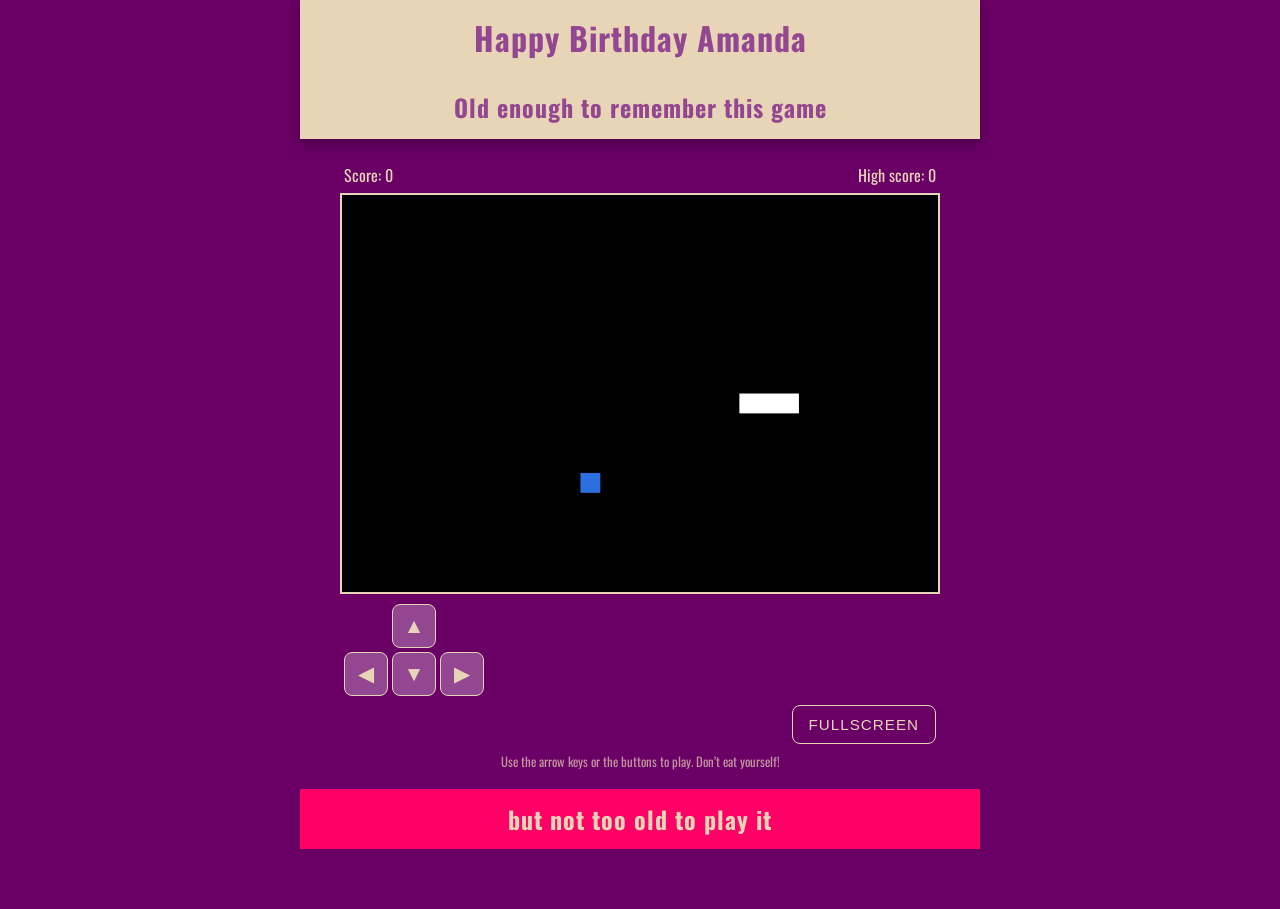
<file: Amanda Card/index.html>
<!DOCTYPE html>
<html lang="en">
  <head>
    <meta charset="UTF-8" />
    <meta name="viewport" content="width=device-width, initial-scale=1.0" />
    <title>Happy Birthday Amanda</title>

    <!-- Oswald font -->
    <link rel="preconnect" href="https://fonts.googleapis.com" />
    <link rel="preconnect" href="https://fonts.gstatic.com" crossorigin />
    <link
      href="https://fonts.googleapis.com/css2?family=Oswald:wght@200..700&display=swap"
      rel="stylesheet"
    />

    <style>
      :root {
        /* New palette from your screenshot */
        --bg-dark: #6a0066;
        --beige: #e8d4b7;
        --green: #934790; /* using existing var name to avoid changing anything else */
        --pink: #ff0066;

        /* Keep snake game colors the same */
        --snake: #ffffff;
        --food: #2b6fe0;
      }

      * {
        box-sizing: border-box;
      }

      body {
        margin: 0;
        background-color: var(--bg-dark);
        font-family: "Oswald", sans-serif;
        text-align: center;
        color: var(--beige);
      }

      main {
        max-width: 700px;
        margin: 0 auto;
        padding: 0 10px 40px;
      }

      .banner {
        background-color: var(--beige);
        color: var(--green);
        box-shadow: 0 4px 12px rgba(0, 0, 0, 0.35);
      }

      .banner h1,
      .banner h2 {
        margin: 0;
        padding: 14px 8px;
        letter-spacing: 1px;
      }

      .game-container {
        margin: 24px auto 16px;
        max-width: 600px;
      }

      .scoreboard {
        display: flex;
        justify-content: space-between;
        color: var(--beige);
        font-size: 1rem;
        margin-bottom: 6px;
        padding: 0 4px;
      }

      canvas {
        background-color: #000;
        border: 2px solid var(--beige);
        display: block;
        margin: 0 auto;
        max-width: 100%;
        height: auto;
      }

      /* When the game container is fullscreen */
      #game-container:fullscreen {
        width: 100vw;
        height: 100vh;
        max-width: none;
        margin: 0;
        padding: 10px;
        box-sizing: border-box;
        overflow: auto; /* scroll if absolutely necessary */
      }

      /* Make the canvas fill most of the width in fullscreen,
        but leave room for controls underneath */
      #game-container:fullscreen #game-canvas {
        width: 100%;
        height: auto; /* keeps the aspect ratio */
        max-height: 70vh; /* leaves ~30% for controls + text */
      }

      /* Keep the controls visible under the game in fullscreen */
      #game-container:fullscreen .controls-row {
        margin-top: 10px;
      }

      /* Optional: shrink the hint text a bit in fullscreen */
      #game-container:fullscreen .hint {
        font-size: 0.75rem;
      }

      .controls-row {
        margin-top: 10px;
        display: flex;
        justify-content: space-between;
        align-items: flex-end;
        gap: 10px;
      }

      /* Bottom-left: D-pad */
      .dpad {
        display: grid;
        grid-template-columns: repeat(3, 44px);
        grid-template-rows: repeat(3, 44px);
        gap: 4px;
        justify-items: center;
        align-items: center;
        margin-left: 4px;
      }

      .dpad button {
        width: 44px;
        height: 44px;
        border-radius: 8px;
        border: 1px solid var(--beige);
        background-color: var(--green);
        color: var(--beige);
        font-size: 1.3rem;
        cursor: pointer;
      }

      .dpad button:active {
        transform: scale(0.95);
        filter: brightness(1.1);
      }

      .dpad .empty {
        background: transparent;
        border: none;
        pointer-events: none;
      }

      /* Bottom-right: fullscreen button */
      #fullscreen-btn {
        margin-right: 4px;
        padding: 10px 16px;
        border-radius: 8px;
        border: 1px solid var(--beige);
        background-color: transparent;
        color: var(--beige);
        font-size: 0.95rem;
        text-transform: uppercase;
        letter-spacing: 1px;
        cursor: pointer;
        flex-shrink: 0;
      }

      #fullscreen-btn:active {
        transform: scale(0.97);
        background-color: rgba(232, 212, 183, 0.12);
      }

      .hint {
        margin-top: 8px;
        font-size: 0.8rem;
        color: rgba(232, 212, 183, 0.7);
      }

      .foot {
        background-color: var(--pink);
        color: var(--beige);
        margin-top: 18px;
        padding: 12px 8px;
        letter-spacing: 1px;
      }
    </style>
  </head>
  <body>
    <main>
      <div class="banner">
        <h1>Happy Birthday Amanda</h1>
        <h2>Old enough to remember this game</h2>
      </div>

      <!-- Game appears between the two h2 elements -->
      <div class="game-container" id="game-container">
        <div class="scoreboard">
          <span id="score-display">Score: 0</span>
          <span id="high-score-display">High score: 0</span>
        </div>

        <canvas id="game-canvas" width="600" height="400"></canvas>

        <div class="controls-row">
          <!-- Bottom-left: on-screen controls -->
          <div class="dpad">
            <button class="empty"></button>
            <button data-dir="UP">▲</button>
            <button class="empty"></button>

            <button data-dir="LEFT">◀</button>
            <button data-dir="DOWN">▼</button>
            <button data-dir="RIGHT">▶</button>

            <button class="empty"></button>
            <button class="empty"></button>
            <button class="empty"></button>
          </div>

          <!-- Bottom-right: fullscreen -->
          <button id="fullscreen-btn">Fullscreen</button>
        </div>

        <p class="hint">
          Use the arrow keys or the buttons to play. Don’t eat yourself!
        </p>
      </div>

      <h2 class="foot">but not too old to play it</h2>
    </main>

    <script>
      // ====== CONFIG ======
      const canvas = document.getElementById("game-canvas");
      const ctx = canvas.getContext("2d");

      const GRID_SIZE = 20; // each cell = 20px
      const COLS = canvas.width / GRID_SIZE; // 600 / 20 = 30
      const ROWS = canvas.height / GRID_SIZE; // 400 / 20 = 20

      const SNAKE_COLOR = "#ffffff";
      const FOOD_COLOR = "#2b6fe0";

      // --- SOUNDS ---
      const eatSound = new Audio("eat.wav");
      const gameOverSound = new Audio("game_over.wav");

      // Make them play instantly on mobile (prevent delay)
      eatSound.preload = "auto";
      gameOverSound.preload = "auto";

      let snake = [];
      let direction = "RIGHT";
      let nextDirection = "RIGHT";
      let food = { x: 10, y: 10 };
      let score = 0;
      let highScore =
        Number(localStorage.getItem("birthdaySnakeHighScore")) || 0;
      let gameInterval = null;
      let speed = 150; // ms

      const scoreDisplay = document.getElementById("score-display");
      const highScoreDisplay = document.getElementById("high-score-display");
      highScoreDisplay.textContent = "High score: " + highScore;

      // ====== INITIAL SETUP ======
      function initSnake() {
        const startX = Math.floor(COLS / 2);
        const startY = Math.floor(ROWS / 2);
        snake = [
          { x: startX, y: startY },
          { x: startX - 1, y: startY },
          { x: startX - 2, y: startY },
        ];
        direction = "RIGHT";
        nextDirection = "RIGHT";
      }

      function placeFood() {
        let newFood;
        while (true) {
          newFood = {
            x: Math.floor(Math.random() * COLS),
            y: Math.floor(Math.random() * ROWS),
          };
          if (!snake.some((seg) => seg.x === newFood.x && seg.y === newFood.y)) {
            break;
          }
        }
        food = newFood;
      }

      function updateScoreboard() {
        scoreDisplay.textContent = "Score: " + score;
        highScoreDisplay.textContent = "High score: " + highScore;
      }

      function resetGame() {
        score = 0;
        updateScoreboard();
        initSnake();
        placeFood();
      }

      // ====== DRAWING ======
      function drawCell(x, y, color) {
        ctx.fillStyle = color;
        ctx.fillRect(x * GRID_SIZE, y * GRID_SIZE, GRID_SIZE, GRID_SIZE);
      }

      function draw() {
        // background
        ctx.fillStyle = "#000000";
        ctx.fillRect(0, 0, canvas.width, canvas.height);

        // draw food
        drawCell(food.x, food.y, FOOD_COLOR);

        // draw snake
        snake.forEach((segment, index) => {
          drawCell(segment.x, segment.y, SNAKE_COLOR);
        });
      }

      // ====== GAME LOGIC ======
      function step() {
        direction = nextDirection; // apply buffered direction

        const head = snake[0];
        const newHead = { x: head.x, y: head.y };

        if (direction === "RIGHT") newHead.x += 1;
        else if (direction === "LEFT") newHead.x -= 1;
        else if (direction === "UP") newHead.y -= 1;
        else if (direction === "DOWN") newHead.y += 1;

        // Wrap around edges (like your Python version)
        if (newHead.x < 0) newHead.x = COLS - 1;
        if (newHead.x >= COLS) newHead.x = 0;
        if (newHead.y < 0) newHead.y = ROWS - 1;
        if (newHead.y >= ROWS) newHead.y = 0;

        // Self-collision check
        if (snake.some((seg) => seg.x === newHead.x && seg.y === newHead.y)) {
          // Game over, reset snake & score
          gameOverSound.currentTime = 0;
          gameOverSound.play();

          resetGame();
          draw();
          return;
        }

        // Move snake
        snake.unshift(newHead);

        // Check food
        if (newHead.x === food.x && newHead.y === food.y) {
          eatSound.currentTime = 0; // allow rapid play
          eatSound.play();

          score += 1;
          if (score > highScore) {
            highScore = score;
            localStorage.setItem("birthdaySnakeHighScore", highScore);
          }
          updateScoreboard();
          placeFood();
        } else {
          snake.pop(); // remove tail
        }

        draw();
      }

      // ====== CONTROLS ======
      function changeDirection(newDir) {
        // Prevent instant 180° turns (like your Python version)
        if (
          (newDir === "UP" && direction === "DOWN") ||
          (newDir === "DOWN" && direction === "UP") ||
          (newDir === "LEFT" && direction === "RIGHT") ||
          (newDir === "RIGHT" && direction === "LEFT")
        ) {
          return;
        }
        nextDirection = newDir;
      }

      document.addEventListener("keydown", (e) => {
        if (e.key === "ArrowUp" || e.key === "w") changeDirection("UP");
        else if (e.key === "ArrowDown" || e.key === "s")
          changeDirection("DOWN");
        else if (e.key === "ArrowLeft" || e.key === "a")
          changeDirection("LEFT");
        else if (e.key === "ArrowRight" || e.key === "d")
          changeDirection("RIGHT");
      });

      // On-screen buttons
      document
        .querySelectorAll(".dpad button[data-dir]")
        .forEach((button) => {
          button.addEventListener("click", () => {
            const dir = button.getAttribute("data-dir");
            changeDirection(dir);
          });
        });

      // ====== FULLSCREEN BUTTON (bottom-right) ======
      const fullscreenBtn = document.getElementById("fullscreen-btn");
      const gameContainer = document.getElementById("game-container");

      fullscreenBtn.addEventListener("click", () => {
        if (!document.fullscreenElement) {
          if (gameContainer.requestFullscreen) {
            gameContainer.requestFullscreen();
          }
        } else {
          if (document.exitFullscreen) {
            document.exitFullscreen();
          }
        }
      });

      // ====== START GAME ======
      function startGame() {
        resetGame();
        draw();
        if (gameInterval) clearInterval(gameInterval);
        gameInterval = setInterval(step, speed);
      }

      startGame();
    </script>
  </body>
</html>
</file>
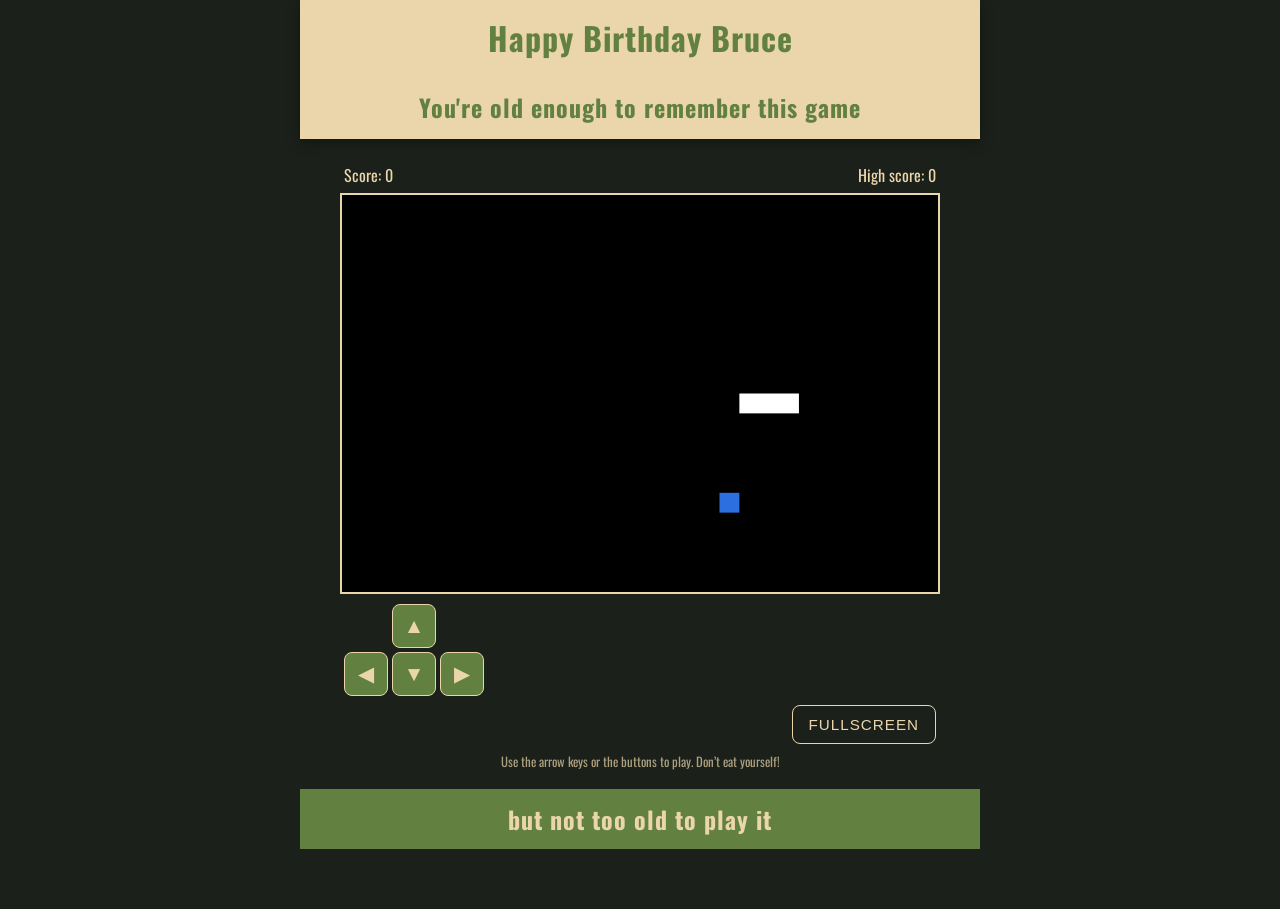
<file: bruce-card/index.html>
<!DOCTYPE html>
    <html lang="en">
    <head>
    <meta charset="UTF-8" />
    <meta name="viewport" content="width=device-width, initial-scale=1.0" />
    <title>Happy Birthday Bruce</title>

    <!-- Oswald font -->
    <link rel="preconnect" href="https://fonts.googleapis.com" />
    <link rel="preconnect" href="https://fonts.gstatic.com" crossorigin />
    <link
        href="https://fonts.googleapis.com/css2?family=Oswald:wght@200..700&display=swap"
        rel="stylesheet"
    />

    <style>
    :root {
        --bg-dark: #1b211a;
        --beige: #ebd5ab;
        --green: #628141;
        --snake: #ffffff;
        --food: #2b6fe0;
    }

    * {
        box-sizing: border-box;
    }

    body {
        margin: 0;
        background-color: var(--bg-dark);
        font-family: "Oswald", sans-serif;
        text-align: center;
        color: var(--beige);
    }

    main {
        max-width: 700px;
        margin: 0 auto;
        padding: 0 10px 40px;
    }

    .banner {
        background-color: var(--beige);
        color: var(--green);
        box-shadow: 0 4px 12px rgba(0, 0, 0, 0.35);
    }

    .banner h1,
    .banner h2 {
        margin: 0;
        padding: 14px 8px;
        letter-spacing: 1px;
    }

    .game-container {
        margin: 24px auto 16px;
        max-width: 600px;
    }

    .scoreboard {
        display: flex;
        justify-content: space-between;
        color: var(--beige);
        font-size: 1rem;
        margin-bottom: 6px;
        padding: 0 4px;
    }

    canvas {
        background-color: #000;
        border: 2px solid var(--beige);
        display: block;
        margin: 0 auto;
        max-width: 100%;
        height: auto;
    }

    /* When the game container is fullscreen */
    #game-container:fullscreen {
        width: 100vw;
        height: 100vh;
        max-width: none;
        margin: 0;
        padding: 10px;
        box-sizing: border-box;
        overflow: auto; /* scroll if absolutely necessary */
    }

    /* Make the canvas fill most of the width in fullscreen,
        but leave room for controls underneath */
    #game-container:fullscreen #game-canvas {
        width: 100%;
        height: auto;    /* keeps the aspect ratio */
        max-height: 70vh;/* leaves ~30% for controls + text */
    }

    /* Keep the controls visible under the game in fullscreen */
    #game-container:fullscreen .controls-row {
        margin-top: 10px;
    }

    /* Optional: shrink the hint text a bit in fullscreen */
    #game-container:fullscreen .hint {
        font-size: 0.75rem;
    }

    .controls-row {
        margin-top: 10px;
        display: flex;
        justify-content: space-between;
        align-items: flex-end;
        gap: 10px;
    }

    /* Bottom-left: D-pad */
    .dpad {
        display: grid;
        grid-template-columns: repeat(3, 44px);
        grid-template-rows: repeat(3, 44px);
        gap: 4px;
        justify-items: center;
        align-items: center;
        margin-left: 4px;
    }

    .dpad button {
        width: 44px;
        height: 44px;
        border-radius: 8px;
        border: 1px solid var(--beige);
        background-color: var(--green);
        color: var(--beige);
        font-size: 1.3rem;
        cursor: pointer;
    }

    .dpad button:active {
        transform: scale(0.95);
        filter: brightness(1.1);
    }

    .dpad .empty {
        background: transparent;
        border: none;
        pointer-events: none;
    }

    /* Bottom-right: fullscreen button */
    #fullscreen-btn {
        margin-right: 4px;
        padding: 10px 16px;
        border-radius: 8px;
        border: 1px solid var(--beige);
        background-color: transparent;
        color: var(--beige);
        font-size: 0.95rem;
        text-transform: uppercase;
        letter-spacing: 1px;
        cursor: pointer;
        flex-shrink: 0;
    }

    #fullscreen-btn:active {
        transform: scale(0.97);
        background-color: rgba(235, 213, 171, 0.12);
    }

    .hint {
        margin-top: 8px;
        font-size: 0.8rem;
        color: rgba(235, 213, 171, 0.7);
    }

    .foot {
        background-color: var(--green);
        color: var(--beige);
        margin-top: 18px;
        padding: 12px 8px;
        letter-spacing: 1px;
    }
    </style>

    </head>
    <body>
    <main>
        <div class="banner">
        <h1>Happy Birthday Bruce</h1>
        <h2>You're old enough to remember this game</h2>
        </div>

        <!-- Game appears between the two h2 elements -->
        <div class="game-container" id="game-container">
        <div class="scoreboard">
            <span id="score-display">Score: 0</span>
            <span id="high-score-display">High score: 0</span>
        </div>

        <canvas id="game-canvas" width="600" height="400"></canvas>

        <div class="controls-row">
            <!-- Bottom-left: on-screen controls -->
            <div class="dpad">
            <button class="empty"></button>
            <button data-dir="UP">▲</button>
            <button class="empty"></button>

            <button data-dir="LEFT">◀</button>
            <button data-dir="DOWN">▼</button>
            <button data-dir="RIGHT">▶</button>

            <button class="empty"></button>
            <button class="empty"></button>
            <button class="empty"></button>
            </div>


            <!-- Bottom-right: fullscreen -->
            <button id="fullscreen-btn">Fullscreen</button>
        </div>

        <p class="hint">
            Use the arrow keys or the buttons to play. Don’t eat yourself!
        </p>
        </div>

        <h2 class="foot">but not too old to play it</h2>
    </main>

    <script>
        // ====== CONFIG ======
        const canvas = document.getElementById("game-canvas");
        const ctx = canvas.getContext("2d");

        const GRID_SIZE = 20;               // each cell = 20px
        const COLS = canvas.width / GRID_SIZE;  // 600 / 20 = 30
        const ROWS = canvas.height / GRID_SIZE; // 400 / 20 = 20

        const SNAKE_COLOR = "#ffffff";
        const FOOD_COLOR = "#2b6fe0";

        // --- SOUNDS ---
        const eatSound = new Audio("eat.wav");
        const gameOverSound = new Audio("game_over.wav");

        // Make them play instantly on mobile (prevent delay)
        eatSound.preload = "auto";
        gameOverSound.preload = "auto";


        let snake = [];
        let direction = "RIGHT";
        let nextDirection = "RIGHT";
        let food = { x: 10, y: 10 };
        let score = 0;
        let highScore =
        Number(localStorage.getItem("birthdaySnakeHighScore")) || 0;
        let gameInterval = null;
        let speed = 150; // ms

        const scoreDisplay = document.getElementById("score-display");
        const highScoreDisplay = document.getElementById("high-score-display");
        highScoreDisplay.textContent = "High score: " + highScore;

        // ====== INITIAL SETUP ======
        function initSnake() {
        const startX = Math.floor(COLS / 2);
        const startY = Math.floor(ROWS / 2);
        snake = [
            { x: startX, y: startY },
            { x: startX - 1, y: startY },
            { x: startX - 2, y: startY },
        ];
        direction = "RIGHT";
        nextDirection = "RIGHT";
        }

        function placeFood() {
        let newFood;
        while (true) {
            newFood = {
            x: Math.floor(Math.random() * COLS),
            y: Math.floor(Math.random() * ROWS),
            };
            if (!snake.some((seg) => seg.x === newFood.x && seg.y === newFood.y)) {
            break;
            }
        }
        food = newFood;
        }

        function updateScoreboard() {
        scoreDisplay.textContent = "Score: " + score;
        highScoreDisplay.textContent = "High score: " + highScore;
        }

        function resetGame() {
        score = 0;
        updateScoreboard();
        initSnake();
        placeFood();
        }

        // ====== DRAWING ======
        function drawCell(x, y, color) {
        ctx.fillStyle = color;
        ctx.fillRect(x * GRID_SIZE, y * GRID_SIZE, GRID_SIZE, GRID_SIZE);
        }

        function draw() {
        // background
        ctx.fillStyle = "#000000";
        ctx.fillRect(0, 0, canvas.width, canvas.height);

        // draw food
        drawCell(food.x, food.y, FOOD_COLOR);

        // draw snake
        snake.forEach((segment, index) => {
            drawCell(segment.x, segment.y, SNAKE_COLOR);
        });
        }

        // ====== GAME LOGIC ======
        function step() {
        direction = nextDirection; // apply buffered direction

        const head = snake[0];
        const newHead = { x: head.x, y: head.y };

        if (direction === "RIGHT") newHead.x += 1;
        else if (direction === "LEFT") newHead.x -= 1;
        else if (direction === "UP") newHead.y -= 1;
        else if (direction === "DOWN") newHead.y += 1;

        // Wrap around edges (like your Python version)
        if (newHead.x < 0) newHead.x = COLS - 1;
        if (newHead.x >= COLS) newHead.x = 0;
        if (newHead.y < 0) newHead.y = ROWS - 1;
        if (newHead.y >= ROWS) newHead.y = 0;

        // Self-collision check
        if (snake.some((seg) => seg.x === newHead.x && seg.y === newHead.y)) {
            // Game over, reset snake & score
            gameOverSound.currentTime = 0;
            gameOverSound.play();
            
            resetGame();
            draw();
            return;
        }

        // Move snake
        snake.unshift(newHead);

        // Check food
        if (newHead.x === food.x && newHead.y === food.y) {
            eatSound.currentTime = 0; // allow rapid play
            eatSound.play();
            
            score += 1;
            if (score > highScore) {
            highScore = score;
            localStorage.setItem("birthdaySnakeHighScore", highScore);
            }
            updateScoreboard();
            placeFood();
        } else {
            snake.pop(); // remove tail
        }

        draw();
        }

        // ====== CONTROLS ======
        function changeDirection(newDir) {
        // Prevent instant 180° turns (like your Python version)
        if (
            (newDir === "UP" && direction === "DOWN") ||
            (newDir === "DOWN" && direction === "UP") ||
            (newDir === "LEFT" && direction === "RIGHT") ||
            (newDir === "RIGHT" && direction === "LEFT")
        ) {
            return;
        }
        nextDirection = newDir;
        }

        document.addEventListener("keydown", (e) => {
        if (e.key === "ArrowUp" || e.key === "w") changeDirection("UP");
        else if (e.key === "ArrowDown" || e.key === "s") changeDirection("DOWN");
        else if (e.key === "ArrowLeft" || e.key === "a") changeDirection("LEFT");
        else if (e.key === "ArrowRight" || e.key === "d")
            changeDirection("RIGHT");
        });

        // On-screen buttons
        document
        .querySelectorAll(".dpad button[data-dir]")
        .forEach((button) => {
            button.addEventListener("click", () => {
            const dir = button.getAttribute("data-dir");
            changeDirection(dir);
            });
        });

        // ====== FULLSCREEN BUTTON (bottom-right) ======
        const fullscreenBtn = document.getElementById("fullscreen-btn");
        const gameContainer = document.getElementById("game-container");

        fullscreenBtn.addEventListener("click", () => {
        if (!document.fullscreenElement) {
            if (gameContainer.requestFullscreen) {
            gameContainer.requestFullscreen();
            }
        } else {
            if (document.exitFullscreen) {
            document.exitFullscreen();
            }
        }
        });

        // ====== START GAME ======
        function startGame() {
        resetGame();
        draw();
        if (gameInterval) clearInterval(gameInterval);
        gameInterval = setInterval(step, speed);
        }

        startGame();
    </script>
    </body>
    </html>
</file>
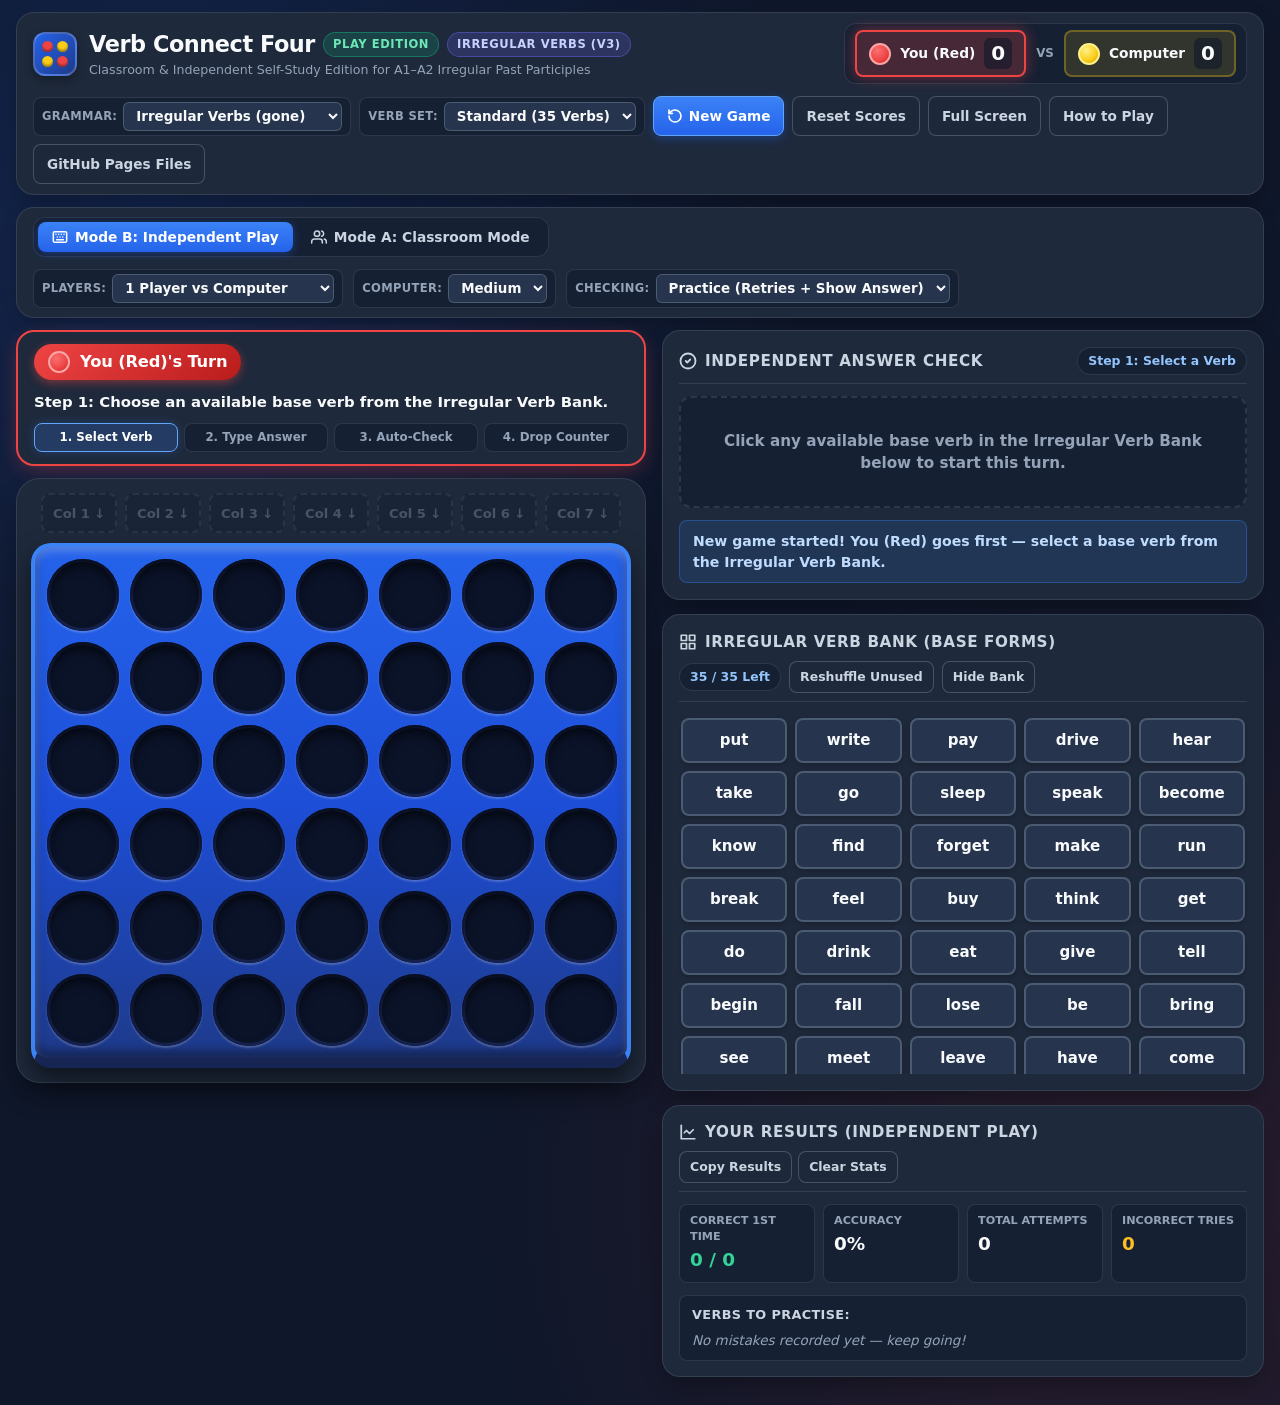
<file: connect4-play/index.html>
<!DOCTYPE html>
<html lang="en">
<head>
  <meta charset="UTF-8" />
  <meta name="viewport" content="width=device-width, initial-scale=1.0" />
  <title>Verb Connect Four – Play Edition (Classroom &amp; Independent Play)</title>
  <style id="app-stylesheet">
    /* ==========================================================================
       1. CSS DESIGN TOKENS & RESET (100% Offline, Zero External Dependencies)
       ========================================================================== */
    :root {
      --bg-app: #0f172a;
      --bg-surface: #1e293b;
      --bg-surface-elevated: #26354d;
      --bg-panel: #162033;
      --border-subtle: rgba(148, 163, 184, 0.18);
      --border-strong: rgba(148, 163, 184, 0.34);

      --text-main: #f8fafc;
      --text-secondary: #cbd5e1;
      --text-muted: #94a3b8;

      /* Classic Connect Four Board Palette */
      --board-blue-light: #2563eb;
      --board-blue-main: #1d4ed8;
      --board-blue-dark: #1e3a8a;
      --board-rim: #172554;
      --slot-empty-bg: #0b1329;
      --slot-inner-shadow: rgba(0, 0, 0, 0.72);

      /* Team Red Palette */
      --red-primary: #ef4444;
      --red-light: #f87171;
      --red-dark: #b91c1c;
      --red-deep: #7f1d1d;
      --red-glow: rgba(239, 68, 68, 0.45);
      --red-text: #ffffff;

      /* Team Yellow Palette */
      --yellow-primary: #facc15;
      --yellow-light: #fef08a;
      --yellow-dark: #ca8a04;
      --yellow-deep: #854d0e;
      --yellow-glow: rgba(250, 204, 21, 0.45);
      --yellow-text: #0f172a;

      /* Semantic Action Colors */
      --emerald-primary: #10b981;
      --emerald-dark: #059669;
      --amber-primary: #f59e0b;
      --amber-dark: #d97706;
      --indigo-primary: #6366f1;
      --indigo-dark: #4f46e5;

      /* Sizing & Radius */
      --radius-sm: 8px;
      --radius-md: 12px;
      --radius-lg: 18px;
      --radius-xl: 24px;
      --font-sans: system-ui, -apple-system, BlinkMacSystemFont, "Segoe UI", Roboto, Oxygen, Ubuntu, Cantarell, "Helvetica Neue", Arial, sans-serif;
    }

    *, *::before, *::after {
      box-sizing: border-box;
      margin: 0;
      padding: 0;
    }

    html, body {
      min-height: 100%;
      background-color: var(--bg-app);
      background-image:
        radial-gradient(circle at 12% 15%, rgba(37, 99, 235, 0.18), transparent 40%),
        radial-gradient(circle at 88% 85%, rgba(239, 68, 68, 0.12), transparent 40%);
      color: var(--text-main);
      font-family: var(--font-sans);
      line-height: 1.45;
      -webkit-font-smoothing: antialiased;
      user-select: none;
      overflow-x: hidden;
    }

    button, select, input, textarea {
      font-family: inherit;
      font-size: inherit;
      color: inherit;
    }

    /* ==========================================================================
       2. TOP HEADER, EDITION BADGE & CLASSROOM / INDEPENDENT TOOLBAR
       ========================================================================== */
    .app-wrapper {
      max-width: 1560px;
      margin: 0 auto;
      padding: 12px 16px 28px;
      display: flex;
      flex-direction: column;
      gap: 12px;
    }

    .top-header {
      background: var(--bg-surface);
      border: 1px solid var(--border-subtle);
      border-radius: var(--radius-lg);
      padding: 10px 16px;
      display: flex;
      flex-wrap: wrap;
      align-items: center;
      justify-content: space-between;
      gap: 12px;
      box-shadow: 0 10px 25px -5px rgba(0, 0, 0, 0.35);
    }

    .brand-group {
      display: flex;
      align-items: center;
      gap: 12px;
    }

    .brand-logo {
      width: 44px;
      height: 44px;
      border-radius: 12px;
      background: linear-gradient(135deg, var(--board-blue-light), var(--board-blue-dark));
      border: 2px solid rgba(255, 255, 255, 0.2);
      display: grid;
      grid-template-columns: repeat(2, 1fr);
      gap: 4px;
      padding: 7px;
      box-shadow: 0 4px 10px rgba(0, 0, 0, 0.3);
      flex-shrink: 0;
    }

    .logo-dot {
      border-radius: 50%;
      width: 100%;
      height: 100%;
    }
    .logo-dot.red { background: var(--red-primary); box-shadow: inset 0 -2px 2px rgba(0,0,0,0.35); }
    .logo-dot.yellow { background: var(--yellow-primary); box-shadow: inset 0 -2px 2px rgba(0,0,0,0.35); }

    .brand-title-wrap h1 {
      font-size: clamp(1.1rem, 1.75vw, 1.4rem);
      font-weight: 800;
      letter-spacing: -0.02em;
      display: flex;
      align-items: center;
      gap: 8px;
      flex-wrap: wrap;
    }

    .edition-pill {
      font-size: 0.72rem;
      font-weight: 800;
      text-transform: uppercase;
      letter-spacing: 0.05em;
      padding: 3px 9px;
      border-radius: 999px;
      background: rgba(16, 185, 129, 0.18);
      border: 1px solid rgba(16, 185, 129, 0.45);
      color: #6ee7b7;
    }

    .mode-pill {
      font-size: 0.72rem;
      font-weight: 700;
      text-transform: uppercase;
      letter-spacing: 0.05em;
      padding: 3px 9px;
      border-radius: 999px;
      background: rgba(99, 102, 241, 0.2);
      border: 1px solid rgba(99, 102, 241, 0.45);
      color: #c7d2fe;
    }

    .brand-subtitle {
      font-size: 0.79rem;
      color: var(--text-muted);
    }

    /* Scoreboard Strip in Header */
    .scoreboard-strip {
      display: flex;
      align-items: center;
      gap: 10px;
      background: var(--bg-panel);
      padding: 6px 10px;
      border-radius: var(--radius-md);
      border: 1px solid var(--border-subtle);
    }

    .score-card {
      display: flex;
      align-items: center;
      gap: 9px;
      padding: 6px 12px;
      border-radius: var(--radius-sm);
      border: 2px solid transparent;
      transition: all 0.25s ease;
    }

    .score-card.red-card {
      background: rgba(239, 68, 68, 0.12);
      border-color: rgba(239, 68, 68, 0.3);
    }
    .score-card.yellow-card {
      background: rgba(250, 204, 21, 0.12);
      border-color: rgba(250, 204, 21, 0.3);
    }

    .score-card.active-turn.red-card {
      border-color: var(--red-primary);
      box-shadow: 0 0 14px var(--red-glow);
      background: rgba(239, 68, 68, 0.22);
    }

    .score-card.active-turn.yellow-card {
      border-color: var(--yellow-primary);
      box-shadow: 0 0 14px var(--yellow-glow);
      background: rgba(250, 204, 21, 0.22);
    }

    .team-disc-icon {
      width: 22px;
      height: 22px;
      border-radius: 50%;
      flex-shrink: 0;
    }
    .team-disc-icon.red {
      background: radial-gradient(circle at 35% 30%, var(--red-light), var(--red-primary) 60%, var(--red-dark));
      border: 2px solid #fca5a5;
    }
    .team-disc-icon.yellow {
      background: radial-gradient(circle at 35% 30%, var(--yellow-light), var(--yellow-primary) 60%, var(--yellow-dark));
      border: 2px solid #fef08a;
    }

    .score-label {
      font-weight: 700;
      font-size: 0.86rem;
      white-space: nowrap;
    }

    .score-value {
      font-size: 1.25rem;
      font-weight: 900;
      min-width: 24px;
      text-align: center;
      padding: 1px 7px;
      border-radius: 6px;
      background: rgba(15, 23, 42, 0.6);
    }

    .score-vs {
      font-size: 0.74rem;
      font-weight: 800;
      color: var(--text-muted);
      text-transform: uppercase;
    }

    /* Header Controls Group */
    .toolbar-controls {
      display: flex;
      flex-wrap: wrap;
      align-items: center;
      gap: 8px;
    }

    .control-group {
      display: flex;
      align-items: center;
      background: var(--bg-panel);
      border: 1px solid var(--border-subtle);
      border-radius: var(--radius-sm);
      padding: 4px 8px;
      gap: 6px;
    }

    .control-group label {
      font-size: 0.72rem;
      font-weight: 700;
      color: var(--text-muted);
      text-transform: uppercase;
      letter-spacing: 0.03em;
      white-space: nowrap;
    }

    .select-input {
      background: var(--bg-surface-elevated);
      color: var(--text-main);
      border: 1px solid var(--border-strong);
      border-radius: 6px;
      padding: 5px 8px;
      font-size: 0.84rem;
      font-weight: 600;
      cursor: pointer;
    }

    .select-input:focus {
      outline: 2px solid var(--board-blue-light);
    }

    /* Second-row Mode & Independent Play Settings Bar */
    .mode-settings-bar {
      background: var(--bg-surface);
      border: 1px solid var(--border-subtle);
      border-radius: var(--radius-lg);
      padding: 9px 16px;
      display: flex;
      flex-wrap: wrap;
      align-items: center;
      justify-content: space-between;
      gap: 12px;
      box-shadow: 0 6px 18px -4px rgba(0, 0, 0, 0.28);
    }

    .play-mode-switcher {
      display: inline-flex;
      background: var(--bg-panel);
      padding: 4px;
      border-radius: var(--radius-md);
      border: 1px solid var(--border-subtle);
      gap: 4px;
    }

    .mode-tab-btn {
      padding: 7px 14px;
      border-radius: var(--radius-sm);
      border: none;
      background: transparent;
      color: var(--text-secondary);
      font-weight: 800;
      font-size: 0.86rem;
      cursor: pointer;
      display: inline-flex;
      align-items: center;
      gap: 7px;
      transition: all 0.16s ease;
    }

    .mode-tab-btn:hover {
      color: var(--text-main);
      background: rgba(255, 255, 255, 0.05);
    }

    .mode-tab-btn.active {
      background: linear-gradient(180deg, #3b82f6, #2563eb);
      color: #ffffff;
      box-shadow: 0 2px 8px rgba(37, 99, 235, 0.4);
    }

    .independent-options-group {
      display: flex;
      flex-wrap: wrap;
      align-items: center;
      gap: 10px;
    }

    .independent-options-group.hidden {
      display: none !important;
    }

    .btn {
      display: inline-flex;
      align-items: center;
      justify-content: center;
      gap: 6px;
      padding: 8px 13px;
      border-radius: var(--radius-sm);
      font-weight: 700;
      font-size: 0.85rem;
      border: 1px solid var(--border-strong);
      background: var(--bg-surface-elevated);
      color: var(--text-main);
      cursor: pointer;
      transition: transform 0.12s ease, background 0.15s ease, box-shadow 0.15s ease, opacity 0.15s ease;
      white-space: nowrap;
      min-height: 40px;
    }

    .btn:hover:not(:disabled) {
      background: #334155;
      transform: translateY(-1px);
    }

    .btn:active:not(:disabled) {
      transform: translateY(0);
    }

    .btn:disabled {
      opacity: 0.45;
      cursor: not-allowed;
    }

    .btn-primary {
      background: linear-gradient(180deg, #3b82f6, #2563eb);
      border-color: #60a5fa;
      color: #ffffff;
      box-shadow: 0 3px 10px rgba(37, 99, 235, 0.35);
    }
    .btn-primary:hover:not(:disabled) {
      background: linear-gradient(180deg, #60a5fa, #2563eb);
    }

    .btn-subtle {
      background: rgba(30, 41, 59, 0.85);
      color: var(--text-secondary);
    }

    .btn-xs {
      min-height: 32px;
      padding: 5px 10px;
      font-size: 0.78rem;
    }

    /* ==========================================================================
       3. MAIN WORKSPACE LAYOUT (RESPONSIVE SIDE-BY-SIDE / STACKED)
       ========================================================================== */
    .workspace-grid {
      display: grid;
      grid-template-columns: minmax(410px, 630px) 1fr;
      gap: 16px;
      align-items: start;
    }

    .workspace-grid.bank-collapsed {
      grid-template-columns: minmax(460px, 760px) 340px;
      justify-content: center;
    }

    /* Left Column: Turn Banner + Board */
    .board-column {
      display: flex;
      flex-direction: column;
      gap: 12px;
    }

    /* Turn Status & Step Progress Bar */
    .turn-banner {
      background: var(--bg-surface);
      border: 2px solid var(--border-subtle);
      border-radius: var(--radius-lg);
      padding: 12px 16px;
      display: flex;
      flex-direction: column;
      gap: 10px;
      box-shadow: 0 8px 20px -4px rgba(0, 0, 0, 0.35);
      transition: border-color 0.25s ease, box-shadow 0.25s ease;
    }

    .turn-banner.team-red {
      border-color: var(--red-primary);
      box-shadow: 0 6px 22px -6px var(--red-glow);
    }

    .turn-banner.team-yellow {
      border-color: var(--yellow-primary);
      box-shadow: 0 6px 22px -6px var(--yellow-glow);
    }

    .turn-banner-top {
      display: flex;
      align-items: center;
      justify-content: space-between;
      gap: 12px;
      flex-wrap: wrap;
    }

    .active-team-badge {
      display: inline-flex;
      align-items: center;
      gap: 10px;
      padding: 6px 14px;
      border-radius: 999px;
      font-weight: 800;
      font-size: 1.02rem;
      letter-spacing: -0.01em;
    }

    .active-team-badge.red {
      background: linear-gradient(135deg, var(--red-primary), var(--red-dark));
      color: #ffffff;
      box-shadow: 0 3px 10px var(--red-glow);
    }

    .active-team-badge.yellow {
      background: linear-gradient(135deg, var(--yellow-primary), var(--yellow-dark));
      color: var(--yellow-text);
      box-shadow: 0 3px 10px var(--yellow-glow);
    }

    .turn-instruction-text {
      font-size: 0.93rem;
      font-weight: 700;
      color: var(--text-main);
    }

    /* 4-Step Visual Progress Pills */
    .step-progress {
      display: grid;
      grid-template-columns: repeat(4, 1fr);
      gap: 6px;
    }

    .step-pill {
      padding: 5px 8px;
      border-radius: 8px;
      background: var(--bg-panel);
      border: 1px solid var(--border-subtle);
      font-size: 0.74rem;
      font-weight: 700;
      color: var(--text-muted);
      text-align: center;
      white-space: nowrap;
      overflow: hidden;
      text-overflow: ellipsis;
      transition: all 0.2s ease;
    }

    .step-pill.active {
      background: rgba(59, 130, 246, 0.22);
      border-color: #60a5fa;
      color: #ffffff;
      box-shadow: 0 0 10px rgba(59, 130, 246, 0.25);
    }

    .step-pill.completed {
      background: rgba(16, 185, 129, 0.16);
      border-color: rgba(16, 185, 129, 0.45);
      color: #6ee7b7;
    }

    /* ==========================================================================
       4. CONNECT FOUR BOARD & COUNTERS
       ========================================================================== */
    .board-container {
      background: var(--bg-surface);
      border: 1px solid var(--border-subtle);
      border-radius: var(--radius-xl);
      padding: 14px;
      box-shadow: 0 14px 30px -8px rgba(0, 0, 0, 0.45);
      position: relative;
    }

    /* Column Drop Buttons Row */
    .column-drop-row {
      display: grid;
      grid-template-columns: repeat(7, 1fr);
      gap: 8px;
      margin-bottom: 10px;
      padding: 0 10px;
    }

    .col-drop-btn {
      height: 40px;
      border-radius: var(--radius-sm);
      border: 2px dashed var(--border-strong);
      background: rgba(15, 23, 42, 0.6);
      color: var(--text-muted);
      font-weight: 800;
      font-size: 0.82rem;
      display: flex;
      align-items: center;
      justify-content: center;
      gap: 4px;
      cursor: pointer;
      transition: all 0.18s ease;
    }

    .col-drop-btn:disabled {
      opacity: 0.35;
      cursor: not-allowed;
    }

    .board-container.drop-ready.team-red .col-drop-btn:not(:disabled) {
      border-style: solid;
      border-color: var(--red-light);
      background: rgba(239, 68, 68, 0.18);
      color: #fecaca;
      animation: gentlePulseRed 1.5s infinite;
    }

    .board-container.drop-ready.team-red .col-drop-btn:not(:disabled):hover {
      background: var(--red-primary);
      color: #ffffff;
      transform: translateY(2px);
    }

    .board-container.drop-ready.team-yellow .col-drop-btn:not(:disabled) {
      border-style: solid;
      border-color: var(--yellow-primary);
      background: rgba(250, 204, 21, 0.18);
      color: #fef08a;
      animation: gentlePulseYellow 1.5s infinite;
    }

    .board-container.drop-ready.team-yellow .col-drop-btn:not(:disabled):hover {
      background: var(--yellow-primary);
      color: var(--yellow-text);
      transform: translateY(2px);
    }

    @keyframes gentlePulseRed {
      0%, 100% { box-shadow: 0 0 0 0 rgba(239, 68, 68, 0.35); }
      50% { box-shadow: 0 0 0 5px rgba(239, 68, 68, 0); }
    }

    @keyframes gentlePulseYellow {
      0%, 100% { box-shadow: 0 0 0 0 rgba(250, 204, 21, 0.35); }
      50% { box-shadow: 0 0 0 5px rgba(250, 204, 21, 0); }
    }

    /* Classic Blue 3D Connect Four Frame */
    .connect-four-frame {
      background: linear-gradient(180deg, var(--board-blue-light) 0%, var(--board-blue-main) 50%, var(--board-blue-dark) 100%);
      border: 4px solid #3b82f6;
      border-bottom: 10px solid var(--board-rim);
      border-radius: 20px;
      padding: 12px;
      box-shadow:
        inset 0 4px 8px rgba(255, 255, 255, 0.25),
        inset 0 -6px 12px rgba(0, 0, 0, 0.45),
        0 12px 24px rgba(0, 0, 0, 0.5);
      position: relative;
    }

    .board-grid {
      display: grid;
      grid-template-columns: repeat(7, 1fr);
      grid-template-rows: repeat(6, 1fr);
      gap: clamp(5px, 1.05vw, 11px);
      aspect-ratio: 7 / 6;
      width: 100%;
    }

    /* Individual Circular Slot */
    .board-slot {
      position: relative;
      width: 100%;
      height: 100%;
      aspect-ratio: 1 / 1;
      border-radius: 50%;
      background: var(--slot-empty-bg);
      box-shadow:
        inset 0 6px 12px var(--slot-inner-shadow),
        inset 0 0 0 3px #172554,
        0 2px 2px rgba(255, 255, 255, 0.22);
      display: flex;
      align-items: center;
      justify-content: center;
      overflow: visible;
      transition: background-color 0.15s ease, box-shadow 0.15s ease;
    }

    .board-container.drop-ready .board-slot.col-clickable {
      cursor: pointer;
    }

    /* Column Hover Target Slot Preview */
    .board-slot.hover-target-red {
      background: rgba(239, 68, 68, 0.28);
      box-shadow:
        inset 0 0 0 3px var(--red-light),
        0 0 12px var(--red-glow);
    }

    .board-slot.hover-target-yellow {
      background: rgba(250, 204, 21, 0.28);
      box-shadow:
        inset 0 0 0 3px var(--yellow-primary),
        0 0 12px var(--yellow-glow);
    }

    /* Placed Circular Counter */
    .counter-disc {
      width: 94%;
      height: 94%;
      border-radius: 50%;
      display: flex;
      flex-direction: column;
      align-items: center;
      justify-content: center;
      text-align: center;
      padding: 4px;
      position: relative;
      z-index: 2;
      box-shadow:
        inset 0 3px 6px rgba(255, 255, 255, 0.4),
        inset 0 -4px 6px rgba(0, 0, 0, 0.35),
        0 4px 8px rgba(0, 0, 0, 0.5);
    }

    .counter-disc::before {
      content: "";
      position: absolute;
      inset: 5%;
      border-radius: 50%;
      border: 1.5px solid rgba(255, 255, 255, 0.28);
      pointer-events: none;
    }

    .counter-disc.red {
      background: radial-gradient(circle at 30% 25%, #f87171 0%, #ef4444 55%, #b91c1c 92%, #7f1d1d 100%);
      color: var(--red-text);
      border: 2px solid #fca5a5;
      text-shadow: 0 1px 3px rgba(0, 0, 0, 0.75);
    }

    .counter-disc.yellow {
      background: radial-gradient(circle at 30% 25%, #fef9c3 0%, #facc15 55%, #eab308 88%, #a16207 100%);
      color: var(--yellow-text);
      border: 2px solid #fef08a;
      text-shadow: 0 1px 0 rgba(255, 255, 255, 0.55);
    }

    /* Counter Drop Animation */
    .counter-disc.dropping {
      animation: dropCounterAnim 0.42s cubic-bezier(0.25, 0.85, 0.35, 1.05) forwards;
    }

    @keyframes dropCounterAnim {
      0% {
        transform: translateY(calc(var(--drop-rows, 6) * -112%));
      }
      78% {
        transform: translateY(0%);
      }
      89% {
        transform: translateY(-9%);
      }
      100% {
        transform: translateY(0%);
      }
    }

    /* Winning 4 Counters Highlight */
    .counter-disc.winning-counter {
      animation: winPulse 1.1s ease-in-out infinite alternate;
      z-index: 5;
    }

    .counter-disc.red.winning-counter {
      box-shadow:
        0 0 0 4px #ffffff,
        0 0 22px 6px rgba(239, 68, 68, 0.95);
    }

    .counter-disc.yellow.winning-counter {
      box-shadow:
        0 0 0 4px #ffffff,
        0 0 22px 6px rgba(250, 204, 21, 0.95);
    }

    @keyframes winPulse {
      0% { transform: scale(1); }
      100% { transform: scale(1.07); }
    }

    /* Dynamic Counter Text Sizing so long words ("forgotten", "understood", "had forgotten") NEVER overflow */
    .counter-word {
      font-weight: 900;
      line-height: 1.04;
      letter-spacing: -0.025em;
      max-width: 92%;
      word-break: normal;
      overflow-wrap: normal;
      display: flex;
      flex-direction: column;
      align-items: center;
      justify-content: center;
      z-index: 3;
    }

    .counter-aux {
      font-size: clamp(0.46rem, 0.75vw, 0.66rem);
      font-weight: 800;
      opacity: 0.92;
      line-height: 1;
      margin-bottom: 1px;
      text-transform: lowercase;
    }

    /* Length-based responsive font scaling inside circular counter */
    .counter-word.len-xs { font-size: clamp(0.68rem, 1.3vw, 1.06rem); } /* <= 4 chars: gone, seen, been */
    .counter-word.len-sm { font-size: clamp(0.6rem, 1.15vw, 0.93rem); } /* 5-6 chars: taken, eaten, broken */
    .counter-word.len-md { font-size: clamp(0.52rem, 0.98vw, 0.8rem); } /* 7-8 chars: written, brought */
    .counter-word.len-lg { font-size: clamp(0.44rem, 0.82vw, 0.69rem); letter-spacing: -0.04em; } /* 9-10 chars: forgotten, understood */

    /* ==========================================================================
       5. RIGHT COLUMN: INTERACTION PANEL (CLASSROOM OR INDEPENDENT) + VERB BANK
       ========================================================================== */
    .control-column {
      display: flex;
      flex-direction: column;
      gap: 14px;
    }

    .teacher-card {
      background: var(--bg-surface);
      border: 1px solid var(--border-subtle);
      border-radius: var(--radius-lg);
      padding: 16px;
      box-shadow: 0 10px 25px -5px rgba(0, 0, 0, 0.35);
      display: flex;
      flex-direction: column;
      gap: 12px;
    }

    .panel-header {
      display: flex;
      align-items: center;
      justify-content: space-between;
      gap: 8px;
      border-bottom: 1px solid var(--border-subtle);
      padding-bottom: 8px;
      flex-wrap: wrap;
    }

    .panel-title {
      font-size: 0.95rem;
      font-weight: 800;
      text-transform: uppercase;
      letter-spacing: 0.04em;
      color: var(--text-secondary);
      display: flex;
      align-items: center;
      gap: 8px;
    }

    .verb-stage-box {
      background: var(--bg-panel);
      border: 2px solid var(--border-subtle);
      border-radius: var(--radius-md);
      padding: 14px 16px;
      display: grid;
      grid-template-columns: 1fr 1fr;
      gap: 14px;
      align-items: center;
      min-height: 112px;
    }

    .verb-stage-box.empty-stage,
    .verb-stage-box.single-col-stage {
      grid-template-columns: 1fr;
    }

    .verb-stage-box.empty-stage {
      text-align: center;
      border-style: dashed;
    }

    .stage-Placeholder {
      color: var(--text-muted);
      font-size: 0.95rem;
      font-weight: 600;
    }

    .selected-verb-side {
      display: flex;
      flex-direction: column;
      gap: 4px;
      border-right: 1px solid var(--border-subtle);
      padding-right: 12px;
    }

    .stage-label {
      font-size: 0.72rem;
      font-weight: 800;
      text-transform: uppercase;
      letter-spacing: 0.05em;
      color: var(--text-muted);
    }

    .base-verb-display {
      font-size: clamp(1.45rem, 2.2vw, 2.05rem);
      font-weight: 900;
      color: #ffffff;
      letter-spacing: -0.02em;
      line-height: 1.1;
    }

    .oral-prompt-tag {
      display: inline-flex;
      align-items: center;
      gap: 5px;
      font-size: 0.78rem;
      font-weight: 700;
      color: #93c5fd;
      margin-top: 2px;
    }

    .answer-reveal-side {
      display: flex;
      flex-direction: column;
      gap: 4px;
      padding-left: 4px;
    }

    .revealed-answer-text {
      font-size: clamp(1.3rem, 2vw, 1.8rem);
      font-weight: 900;
      color: #34d399;
      line-height: 1.15;
    }

    .revealed-answer-text.hidden-answer {
      color: var(--text-muted);
      font-size: 0.98rem;
      font-style: italic;
      font-weight: 600;
    }

    .answer-meta {
      font-size: 0.78rem;
      color: var(--text-secondary);
    }

    .answer-example {
      font-size: 0.78rem;
      color: #a5b4fc;
      font-style: italic;
      margin-top: 2px;
    }

    /* Classroom Teacher Action Buttons Row */
    .teacher-actions {
      display: grid;
      grid-template-columns: 1.2fr 1fr 1fr auto;
      gap: 8px;
    }

    .teacher-actions.hidden {
      display: none !important;
    }

    .btn-reveal {
      background: linear-gradient(180deg, var(--indigo-primary), var(--indigo-dark));
      border-color: #818cf8;
      color: #ffffff;
      font-size: 0.92rem;
      min-height: 46px;
    }
    .btn-reveal:hover:not(:disabled) {
      background: linear-gradient(180deg, #818cf8, var(--indigo-primary));
    }

    .btn-correct {
      background: linear-gradient(180deg, var(--emerald-primary), var(--emerald-dark));
      border-color: #34d399;
      color: #ffffff;
      font-size: 0.92rem;
      min-height: 46px;
    }
    .btn-correct:hover:not(:disabled) {
      background: linear-gradient(180deg, #34d399, var(--emerald-primary));
    }

    .btn-incorrect {
      background: linear-gradient(180deg, var(--red-primary), var(--red-dark));
      border-color: #f87171;
      color: #ffffff;
      font-size: 0.92rem;
      min-height: 46px;
    }
    .btn-incorrect:hover:not(:disabled) {
      background: linear-gradient(180deg, #f87171, var(--red-primary));
    }

    .btn-cancel {
      background: var(--bg-panel);
      border-color: var(--border-strong);
      color: var(--text-secondary);
      padding: 8px 14px;
      min-height: 46px;
    }

    /* Independent Play Typed Answer Box */
    .independent-answer-box {
      display: flex;
      flex-direction: column;
      gap: 10px;
    }

    .independent-answer-box.hidden {
      display: none !important;
    }

    .question-prompt-line {
      font-size: 1rem;
      font-weight: 800;
      color: #f8fafc;
      display: flex;
      align-items: center;
      justify-content: space-between;
      gap: 8px;
      flex-wrap: wrap;
    }

    .question-verb-highlight {
      color: #60a5fa;
      text-transform: uppercase;
      padding: 2px 8px;
      border-radius: 6px;
      background: rgba(59, 130, 246, 0.16);
      border: 1px solid rgba(96, 165, 250, 0.4);
    }

    .typed-input-row {
      display: flex;
      gap: 8px;
      align-items: stretch;
      flex-wrap: wrap;
    }

    /* 16px (1rem) minimum font size prevents unwanted iOS/Android auto-zoom when keyboard opens */
    .typed-answer-input {
      flex: 1 1 210px;
      min-height: 48px;
      padding: 10px 14px;
      font-size: 1.05rem;
      font-weight: 700;
      color: #ffffff;
      background: #0b1329;
      border: 2px solid #475569;
      border-radius: var(--radius-sm);
      user-select: text;
      transition: border-color 0.15s ease, box-shadow 0.15s ease;
    }

    .typed-answer-input:focus {
      outline: none;
      border-color: #60a5fa;
      box-shadow: 0 0 0 3px rgba(59, 130, 246, 0.3);
    }

    .typed-answer-input:disabled {
      opacity: 0.5;
      cursor: not-allowed;
    }

    .btn-submit-answer {
      background: linear-gradient(180deg, var(--emerald-primary), var(--emerald-dark));
      border-color: #34d399;
      color: #ffffff;
      font-size: 0.95rem;
      padding: 0 18px;
      min-height: 48px;
    }

    .btn-show-answer-forfeit {
      background: linear-gradient(180deg, var(--amber-primary), var(--amber-dark));
      border-color: #fbbf24;
      color: #0f172a;
      font-weight: 800;
      font-size: 0.88rem;
      padding: 0 14px;
      min-height: 48px;
    }

    .btn-show-answer-forfeit.hidden {
      display: none !important;
    }

    /* Computer Thinking Indicator */
    .ai-thinking-box {
      display: flex;
      align-items: center;
      justify-content: center;
      gap: 12px;
      padding: 16px;
      color: #fef08a;
      font-weight: 800;
      font-size: 1.02rem;
    }

    .ai-spinner {
      width: 22px;
      height: 22px;
      border: 3px solid rgba(250, 204, 21, 0.28);
      border-top-color: var(--yellow-primary);
      border-radius: 50%;
      animation: spinAnim 0.75s linear infinite;
    }

    @keyframes spinAnim {
      to { transform: rotate(360deg); }
    }

    /* Status Feedback Strip */
    .feedback-strip {
      padding: 10px 13px;
      border-radius: var(--radius-sm);
      font-size: 0.88rem;
      font-weight: 700;
      display: flex;
      align-items: center;
      justify-content: space-between;
      gap: 10px;
      background: rgba(59, 130, 246, 0.14);
      border: 1px solid rgba(59, 130, 246, 0.35);
      color: #bfdbfe;
    }
    .feedback-strip.success {
      background: rgba(16, 185, 129, 0.18);
      border-color: rgba(16, 185, 129, 0.5);
      color: #a7f3d0;
    }
    .feedback-strip.warn {
      background: rgba(245, 158, 11, 0.18);
      border-color: rgba(245, 158, 11, 0.5);
      color: #fde68a;
    }
    .feedback-strip.error {
      background: rgba(239, 68, 68, 0.18);
      border-color: rgba(239, 68, 68, 0.5);
      color: #fecaca;
    }

    /* ==========================================================================
       6. IRREGULAR VERB BANK PANEL
       ========================================================================== */
    .verb-bank-card {
      background: var(--bg-surface);
      border: 1px solid var(--border-subtle);
      border-radius: var(--radius-lg);
      padding: 16px;
      box-shadow: 0 10px 25px -5px rgba(0, 0, 0, 0.35);
      display: flex;
      flex-direction: column;
      gap: 12px;
    }

    .verb-bank-controls {
      display: flex;
      align-items: center;
      gap: 8px;
      flex-wrap: wrap;
    }

    .verb-count-badge {
      font-size: 0.78rem;
      font-weight: 800;
      padding: 4px 10px;
      border-radius: 999px;
      background: var(--bg-panel);
      border: 1px solid var(--border-subtle);
      color: #93c5fd;
    }

    .verb-grid {
      display: grid;
      grid-template-columns: repeat(auto-fill, minmax(100px, 1fr));
      gap: 8px;
      max-height: 360px;
      overflow-y: auto;
      padding: 4px 2px;
    }

    .verb-btn {
      position: relative;
      min-height: 45px;
      padding: 8px 10px;
      border-radius: var(--radius-sm);
      background: var(--bg-surface-elevated);
      border: 2px solid var(--border-strong);
      color: var(--text-main);
      font-weight: 800;
      font-size: 0.94rem;
      cursor: pointer;
      transition: all 0.14s ease;
      display: flex;
      align-items: center;
      justify-content: center;
      text-align: center;
      box-shadow: 0 2px 5px rgba(0, 0, 0, 0.2);
    }

    .verb-btn:hover:not(:disabled) {
      border-color: #60a5fa;
      background: #334155;
      transform: translateY(-2px);
      box-shadow: 0 5px 12px rgba(0, 0, 0, 0.3);
    }

    .verb-btn.selected-verb {
      background: linear-gradient(135deg, #2563eb, #1d4ed8);
      border-color: #93c5fd;
      color: #ffffff;
      box-shadow: 0 0 0 3px rgba(59, 130, 246, 0.4);
      transform: scale(1.03);
    }

    .verb-btn.used-verb {
      background: rgba(15, 23, 42, 0.55);
      border-color: rgba(148, 163, 184, 0.12);
      color: rgba(148, 163, 184, 0.42);
      cursor: not-allowed;
      text-decoration: line-through;
      box-shadow: none;
    }

    .used-team-dot {
      position: absolute;
      top: 5px;
      right: 5px;
      width: 9px;
      height: 9px;
      border-radius: 50%;
    }
    .used-team-dot.red { background: var(--red-primary); }
    .used-team-dot.yellow { background: var(--yellow-primary); }

    .verb-bank-hidden-notice {
      padding: 28px 20px;
      text-align: center;
      background: var(--bg-panel);
      border: 2px dashed var(--border-subtle);
      border-radius: var(--radius-md);
      color: var(--text-muted);
      display: none;
      flex-direction: column;
      align-items: center;
      gap: 10px;
    }

    .verb-bank-hidden-notice.visible {
      display: flex;
    }

    /* ==========================================================================
       7. STUDENT PERFORMANCE TRACKING & RESULTS PANEL (INDEPENDENT PLAY)
       ========================================================================== */
    .student-results-card {
      background: var(--bg-surface);
      border: 1px solid var(--border-subtle);
      border-radius: var(--radius-lg);
      padding: 15px 16px;
      box-shadow: 0 10px 25px -5px rgba(0, 0, 0, 0.35);
      display: flex;
      flex-direction: column;
      gap: 12px;
    }

    .student-results-card.hidden {
      display: none !important;
    }

    .stats-metrics-grid {
      display: grid;
      grid-template-columns: repeat(4, 1fr);
      gap: 8px;
    }

    .stat-metric-box {
      background: var(--bg-panel);
      border: 1px solid var(--border-subtle);
      border-radius: var(--radius-sm);
      padding: 8px 10px;
      display: flex;
      flex-direction: column;
      gap: 2px;
    }

    .stat-metric-label {
      font-size: 0.7rem;
      font-weight: 700;
      text-transform: uppercase;
      color: var(--text-muted);
    }

    .stat-metric-value {
      font-size: 1.15rem;
      font-weight: 900;
      color: var(--text-main);
    }

    .stat-metric-value.emerald { color: #34d399; }
    .stat-metric-value.amber { color: #fbbf24; }

    .mistakes-section {
      background: var(--bg-panel);
      border: 1px solid var(--border-subtle);
      border-radius: var(--radius-sm);
      padding: 10px 12px;
      display: flex;
      flex-direction: column;
      gap: 6px;
    }

    .mistakes-title {
      font-size: 0.8rem;
      font-weight: 800;
      color: var(--text-secondary);
      text-transform: uppercase;
      letter-spacing: 0.03em;
    }

    .mistakes-list {
      list-style: none;
      display: flex;
      flex-direction: column;
      gap: 5px;
      max-height: 145px;
      overflow-y: auto;
      font-size: 0.86rem;
    }

    .mistake-item {
      padding: 5px 8px;
      border-radius: 6px;
      background: rgba(239, 68, 68, 0.1);
      border-left: 3px solid var(--red-primary);
      color: #f8fafc;
      font-weight: 600;
    }

    .mistake-item em {
      color: #fca5a5;
      font-style: normal;
    }

    .no-mistakes-msg {
      font-size: 0.84rem;
      color: var(--text-muted);
      font-style: italic;
    }

    /* ==========================================================================
       8. GAME OVER / WIN / DRAW OVERLAY BANNER & END-OF-GAME RESULTS
       ========================================================================== */
    .game-over-banner {
      display: none;
      background: linear-gradient(135deg, rgba(30, 41, 59, 0.98), rgba(15, 23, 42, 0.98));
      border: 2px solid #60a5fa;
      border-radius: var(--radius-lg);
      padding: 16px 20px;
      flex-direction: column;
      gap: 12px;
      box-shadow: 0 12px 30px rgba(0, 0, 0, 0.6);
      animation: popIn 0.3s cubic-bezier(0.16, 1, 0.3, 1);
    }

    .game-over-banner.visible {
      display: flex;
    }

    .game-over-banner.win-red {
      border-color: var(--red-primary);
      box-shadow: 0 0 25px var(--red-glow);
    }

    .game-over-banner.win-yellow {
      border-color: var(--yellow-primary);
      box-shadow: 0 0 25px var(--yellow-glow);
    }

    .game-over-top-row {
      display: flex;
      align-items: center;
      justify-content: space-between;
      gap: 16px;
      flex-wrap: wrap;
    }

    .game-over-title {
      font-size: 1.4rem;
      font-weight: 900;
      letter-spacing: -0.02em;
    }

    .game-over-subtitle {
      font-size: 0.9rem;
      color: var(--text-secondary);
    }

    .endgame-results-summary {
      background: rgba(15, 23, 42, 0.75);
      border: 1px solid var(--border-strong);
      border-radius: var(--radius-md);
      padding: 12px 14px;
      display: flex;
      flex-direction: column;
      gap: 8px;
      font-size: 0.88rem;
    }

    .endgame-results-summary.hidden {
      display: none !important;
    }

    @keyframes popIn {
      0% { opacity: 0; transform: scale(0.95); }
      100% { opacity: 1; transform: scale(1); }
    }

    /* ==========================================================================
       9. MODALS (HOW TO PLAY, CONFIRMATIONS, GITHUB PAGES EXPORT)
       ========================================================================== */
    .modal-backdrop {
      position: fixed;
      inset: 0;
      background: rgba(2, 6, 23, 0.78);
      backdrop-filter: blur(4px);
      display: none;
      align-items: center;
      justify-content: center;
      padding: 16px;
      z-index: 100;
    }

    .modal-backdrop.open {
      display: flex;
    }

    .modal-dialog {
      background: var(--bg-surface);
      border: 1px solid var(--border-strong);
      border-radius: var(--radius-lg);
      max-width: 800px;
      width: 100%;
      max-height: 90vh;
      display: flex;
      flex-direction: column;
      box-shadow: 0 25px 50px -12px rgba(0, 0, 0, 0.7);
      overflow: hidden;
    }

    .modal-dialog.modal-sm {
      max-width: 460px;
    }

    .modal-header {
      padding: 16px 20px;
      background: var(--bg-panel);
      border-bottom: 1px solid var(--border-subtle);
      display: flex;
      align-items: center;
      justify-content: space-between;
      gap: 10px;
    }

    .modal-header h2 {
      font-size: 1.12rem;
      font-weight: 800;
    }

    .modal-body {
      padding: 20px;
      overflow-y: auto;
      display: flex;
      flex-direction: column;
      gap: 14px;
      font-size: 0.92rem;
      color: var(--text-secondary);
    }

    .modal-body h3 {
      color: var(--text-main);
      font-size: 1rem;
      margin-top: 4px;
    }

    .rules-list {
      padding-left: 20px;
      display: flex;
      flex-direction: column;
      gap: 6px;
    }

    .modal-footer {
      padding: 12px 20px;
      background: var(--bg-panel);
      border-top: 1px solid var(--border-subtle);
      display: flex;
      justify-content: flex-end;
      gap: 10px;
    }

    .export-file-grid {
      display: grid;
      grid-template-columns: repeat(auto-fit, minmax(165px, 1fr));
      gap: 10px;
    }

    .export-card {
      background: var(--bg-panel);
      border: 1px solid var(--border-subtle);
      border-radius: var(--radius-sm);
      padding: 12px;
      display: flex;
      flex-direction: column;
      gap: 8px;
    }

    .export-card strong {
      color: var(--text-main);
      font-size: 0.95rem;
    }

    .code-preview-area {
      width: 100%;
      height: 190px;
      background: #090d16;
      color: #e2e8f0;
      border: 1px solid var(--border-strong);
      border-radius: var(--radius-sm);
      padding: 10px;
      font-family: ui-monospace, SFMono-Regular, Menlo, Monaco, Consolas, monospace;
      font-size: 0.78rem;
      resize: vertical;
      user-select: text;
    }

    /* Confetti Canvas Overlay */
    #confetti-canvas {
      position: fixed;
      inset: 0;
      width: 100%;
      height: 100%;
      pointer-events: none;
      z-index: 90;
    }

    /* Responsive Breakpoints for Chromebooks, Tablets & Mobile Phones */
    @media (max-width: 1080px) {
      .workspace-grid,
      .workspace-grid.bank-collapsed {
        grid-template-columns: 1fr;
      }
      .board-column {
        max-width: 680px;
        width: 100%;
        margin: 0 auto;
      }
    }

    @media (max-width: 680px) {
      .app-wrapper {
        padding: 8px 10px 22px;
        gap: 10px;
      }
      .top-header,
      .mode-settings-bar {
        flex-direction: column;
        align-items: stretch;
        padding: 10px 12px;
      }
      .play-mode-switcher {
        width: 100%;
        display: grid;
        grid-template-columns: 1fr 1fr;
      }
      .mode-tab-btn {
        justify-content: center;
      }
      .scoreboard-strip {
        justify-content: center;
      }
      .teacher-actions {
        grid-template-columns: 1fr 1fr;
      }
      .verb-stage-box {
        grid-template-columns: 1fr;
      }
      .selected-verb-side {
        border-right: none;
        border-bottom: 1px solid var(--border-subtle);
        padding-right: 0;
        padding-bottom: 10px;
      }
      .step-progress {
        grid-template-columns: repeat(2, 1fr);
      }
      .stats-metrics-grid {
        grid-template-columns: repeat(2, 1fr);
      }
      .column-drop-row {
        gap: 4px;
        padding: 0 4px;
      }
      .col-drop-btn {
        height: 34px;
        font-size: 0.72rem;
      }
      .connect-four-frame {
        padding: 8px;
      }
    }
  </style>
</head>
<body>
  <canvas id="confetti-canvas" aria-hidden="true"></canvas>

  <div class="app-wrapper">
    <!-- ==================== TOP HEADER ==================== -->
    <header class="top-header">
      <div class="brand-group">
        <div class="brand-logo" aria-hidden="true">
          <span class="logo-dot red"></span>
          <span class="logo-dot yellow"></span>
          <span class="logo-dot yellow"></span>
          <span class="logo-dot red"></span>
        </div>
        <div class="brand-title-wrap">
          <h1>
            Verb Connect Four
            <span class="edition-pill">Play Edition</span>
            <span id="grammar-mode-pill" class="mode-pill">Irregular Verbs</span>
          </h1>
          <p class="brand-subtitle">Classroom &amp; Independent Self-Study Edition for A1–A2 Irregular Past Participles</p>
        </div>
      </div>

      <!-- Team Scoreboard -->
      <div class="scoreboard-strip" aria-label="Team Scoreboard">
        <div id="score-card-red" class="score-card red-card active-turn">
          <span class="team-disc-icon red"></span>
          <span id="score-label-red" class="score-label">Red Team</span>
          <span id="score-red" class="score-value">0</span>
        </div>
        <span class="score-vs">VS</span>
        <div id="score-card-yellow" class="score-card yellow-card">
          <span class="team-disc-icon yellow"></span>
          <span id="score-label-yellow" class="score-label">Yellow Team</span>
          <span id="score-yellow" class="score-value">0</span>
        </div>
      </div>

      <!-- Shared Grammar, Verb Set & Action Controls -->
      <div class="toolbar-controls">
        <div class="control-group">
          <label for="grammar-mode-select">Grammar:</label>
          <select id="grammar-mode-select" class="select-input" aria-label="Select Grammar Mode">
            <option value="participle">Irregular Verbs (gone)</option>
            <option value="past_perfect">Past Perfect (had gone)</option>
          </select>
        </div>

        <div class="control-group">
          <label for="difficulty-select">Verb Set:</label>
          <select id="difficulty-select" class="select-input" aria-label="Select Verb Bank Pool">
            <option value="easy">Easy (20 Verbs)</option>
            <option value="standard" selected>Standard (35 Verbs)</option>
            <option value="full">Full (54 Verbs)</option>
          </select>
        </div>

        <button id="btn-new-game" type="button" class="btn btn-primary" title="Start a fresh game">
          <svg width="16" height="16" viewBox="0 0 24 24" fill="none" stroke="currentColor" stroke-width="2.5" stroke-linecap="round" stroke-linejoin="round"><path d="M3 12a9 9 0 1 0 9-9 9.75 9.75 0 0 0-6.74 2.74L3 8"/><path d="M3 3v5h5"/></svg>
          New Game
        </button>

        <button id="btn-reset-scores" type="button" class="btn btn-subtle" title="Reset both team scores to zero">
          Reset Scores
        </button>

        <button id="btn-fullscreen" type="button" class="btn btn-subtle" title="Toggle Fullscreen">
          Full Screen
        </button>

        <button id="btn-how-to-play" type="button" class="btn btn-subtle">
          How to Play
        </button>

        <button id="btn-export-files" type="button" class="btn btn-subtle" title="Download files &amp; instructions for Birthday-Cards/connect4-play/">
          GitHub Pages Files
        </button>
      </div>
    </header>

    <!-- ==================== MODE SWITCHER & INDEPENDENT PLAY SETTINGS BAR ==================== -->
    <section class="mode-settings-bar" aria-label="Game Mode and Independent Play Settings">
      <div class="play-mode-switcher" role="tablist" aria-label="Select Classroom Mode or Independent Play">
        <button id="tab-mode-independent" type="button" class="mode-tab-btn active" role="tab" aria-selected="true">
          <svg width="16" height="16" viewBox="0 0 24 24" fill="none" stroke="currentColor" stroke-width="2.3" stroke-linecap="round" stroke-linejoin="round"><rect x="2" y="4" width="20" height="16" rx="2"/><path d="M6 8h.01"/><path d="M10 8h.01"/><path d="M14 8h.01"/><path d="M18 8h.01"/><path d="M8 12h.01"/><path d="M12 12h.01"/><path d="M16 12h.01"/><path d="M7 16h10"/></svg>
          Mode B: Independent Play
        </button>
        <button id="tab-mode-classroom" type="button" class="mode-tab-btn" role="tab" aria-selected="false">
          <svg width="16" height="16" viewBox="0 0 24 24" fill="none" stroke="currentColor" stroke-width="2.3" stroke-linecap="round" stroke-linejoin="round"><path d="M17 21v-2a4 4 0 0 0-4-4H5a4 4 0 0 0-4 4v2"/><circle cx="9" cy="7" r="4"/><path d="M23 21v-2a4 4 0 0 0-3-3.87"/><path d="M16 3.13a4 4 0 0 1 0 7.75"/></svg>
          Mode A: Classroom Mode
        </button>
      </div>

      <!-- Independent Play Specific Controls (Automatically hidden in Classroom Mode) -->
      <div id="independent-options-group" class="independent-options-group">
        <div class="control-group">
          <label for="opponent-select">Players:</label>
          <select id="opponent-select" class="select-input" aria-label="Select Human vs Computer or Two Human Players">
            <option value="ai" selected>1 Player vs Computer</option>
            <option value="2p">2 Players (Same Device)</option>
          </select>
        </div>

        <div id="ai-level-group" class="control-group">
          <label for="ai-difficulty-select">Computer:</label>
          <select id="ai-difficulty-select" class="select-input" aria-label="Select Computer Opponent Difficulty">
            <option value="easy">Easy</option>
            <option value="medium" selected>Medium</option>
            <option value="hard">Hard</option>
          </select>
        </div>

        <div class="control-group">
          <label for="challenge-mode-select">Checking:</label>
          <select id="challenge-mode-select" class="select-input" aria-label="Select Practice or Challenge Answer Checking">
            <option value="practice" selected>Practice (Retries + Show Answer)</option>
            <option value="challenge">Challenge (1 Attempt Only)</option>
          </select>
        </div>
      </div>
    </section>

    <!-- ==================== MAIN GAME WORKSPACE ==================== -->
    <main id="workspace-grid" class="workspace-grid">
      <!-- LEFT COLUMN: TURN INDICATOR + CONNECT FOUR BOARD -->
      <section class="board-column" aria-label="Connect Four Game Board">
        <!-- Active Turn & Step Sequence Indicator -->
        <div id="turn-banner" class="turn-banner team-red">
          <div class="turn-banner-top">
            <div id="active-team-badge" class="active-team-badge red">
              <span class="team-disc-icon red"></span>
              <span id="active-team-name">Player 1 (Red)'s Turn</span>
            </div>
            <div id="turn-instruction-text" class="turn-instruction-text">
              Step 1: Select an available base verb from the Verb Bank.
            </div>
          </div>

          <div class="step-progress" aria-label="Turn Step Sequence">
            <div id="step-pill-1" class="step-pill active">1. Select Verb</div>
            <div id="step-pill-2" class="step-pill">2. Type Answer</div>
            <div id="step-pill-3" class="step-pill">3. Auto-Check</div>
            <div id="step-pill-4" class="step-pill">4. Drop Counter</div>
          </div>
        </div>

        <!-- Win / Draw Celebration Banner + End-of-Game Student Results Summary -->
        <div id="game-over-banner" class="game-over-banner" role="status" aria-live="polite">
          <div class="game-over-top-row">
            <div>
              <div id="game-over-title" class="game-over-title">Red Team Wins!</div>
              <div id="game-over-subtitle" class="game-over-subtitle">Four connected verbs in a row!</div>
            </div>
            <button id="btn-play-again" type="button" class="btn btn-primary">
              Play Again
            </button>
          </div>

          <!-- Shown automatically at end of game in Independent Play mode -->
          <div id="endgame-results-summary" class="endgame-results-summary hidden"></div>
        </div>

        <!-- Connect Four Board Frame -->
        <div id="board-container" class="board-container team-red">
          <div id="column-drop-row" class="column-drop-row" aria-label="Drop counter into column">
            <!-- Dynamically populated 7 column buttons -->
          </div>

          <div class="connect-four-frame">
            <div id="board-grid" class="board-grid" role="grid" aria-label="7 by 6 Connect Four Grid">
              <!-- Dynamically populated 42 circular slots -->
            </div>
          </div>
        </div>
      </section>

      <!-- RIGHT COLUMN: QUESTION / VERIFICATION PANEL + VERB BANK + STUDENT RESULTS -->
      <section class="control-column" aria-label="Answer Controls, Irregular Verb Bank, and Student Results">
        <!-- Question & Verification Card -->
        <div class="teacher-card">
          <div class="panel-header">
            <div id="interaction-panel-title" class="panel-title">
              <svg width="18" height="18" viewBox="0 0 24 24" fill="none" stroke="currentColor" stroke-width="2.4" stroke-linecap="round" stroke-linejoin="round"><path d="M12 22c5.523 0 10-4.477 10-10S17.523 2 12 2 2 6.477 2 12s4.477 10 10 10z"/><path d="m9 12 2 2 4-4"/></svg>
              <span id="interaction-panel-heading-text">Independent Answer Check</span>
            </div>
            <span id="selected-status-badge" class="verb-count-badge">Step 1: Select a Verb</span>
          </div>

          <!-- Stage Box: Displays Selected Verb, Computer Thinking, or Classroom Reveal -->
          <div id="verb-stage-box" class="verb-stage-box empty-stage">
            <div class="stage-Placeholder">
              Click any available base verb below to start this turn.
            </div>
          </div>

          <!-- MODE B: Independent Play Typed Answer Form -->
          <form id="independent-answer-form" class="independent-answer-box hidden" novalidate>
            <div class="question-prompt-line">
              <label id="typed-question-label" for="typed-answer-input">
                What is the past participle of <span id="typed-question-verb" class="question-verb-highlight">WRITE</span>?
              </label>
              <span id="attempt-counter-badge" class="verb-count-badge">Practice Mode</span>
            </div>

            <div class="typed-input-row">
              <input
                id="typed-answer-input"
                type="text"
                class="typed-answer-input"
                placeholder="Type your answer..."
                autocomplete="off"
                autocorrect="off"
                autocapitalize="off"
                spellcheck="false"
                enterkeyhint="send"
              />
              <button id="btn-submit-typed" type="submit" class="btn btn-submit-answer">
                Submit
              </button>
              <button id="btn-show-answer-forfeit" type="button" class="btn btn-show-answer-forfeit hidden" title="Reveal the correct answer and end your turn">
                Show Answer (Lose Turn)
              </button>
              <button id="btn-cancel-independent" type="button" class="btn btn-cancel" title="Choose a different verb before answering">
                Cancel
              </button>
            </div>
          </form>

          <!-- MODE A: Classroom Teacher Action Buttons -->
          <div id="classroom-teacher-actions" class="teacher-actions hidden">
            <button id="btn-reveal-answer" type="button" class="btn btn-reveal" disabled>
              <svg width="17" height="17" viewBox="0 0 24 24" fill="none" stroke="currentColor" stroke-width="2.3" stroke-linecap="round" stroke-linejoin="round"><path d="M1 12s4-8 11-8 11 8 11 8-4 8-11 8-11-8-11-8z"/><circle cx="12" cy="12" r="3"/></svg>
              Reveal Answer
            </button>

            <button id="btn-answer-correct" type="button" class="btn btn-correct" disabled>
              <svg width="17" height="17" viewBox="0 0 24 24" fill="none" stroke="currentColor" stroke-width="2.6" stroke-linecap="round" stroke-linejoin="round"><polyline points="20 6 9 17 4 12"/></svg>
              Correct
            </button>

            <button id="btn-answer-incorrect" type="button" class="btn btn-incorrect" disabled>
              <svg width="17" height="17" viewBox="0 0 24 24" fill="none" stroke="currentColor" stroke-width="2.6" stroke-linecap="round" stroke-linejoin="round"><line x1="18" y1="6" x2="6" y2="18"/><line x1="6" y1="6" x2="18" y2="18"/></svg>
              Incorrect
            </button>

            <button id="btn-cancel-verb" type="button" class="btn btn-cancel" disabled title="Cancel selection without using this verb">
              Cancel
            </button>
          </div>

          <!-- Live Feedback Strip -->
          <div id="feedback-strip" class="feedback-strip" role="status" aria-live="polite">
            <span id="feedback-text">Choose a verb from the Irregular Verb Bank below to begin!</span>
          </div>
        </div>

        <!-- Irregular Verb Bank Card -->
        <div class="verb-bank-card">
          <div class="panel-header">
            <div class="panel-title">
              <svg width="18" height="18" viewBox="0 0 24 24" fill="none" stroke="currentColor" stroke-width="2.3" stroke-linecap="round" stroke-linejoin="round"><rect x="3" y="3" width="7" height="7"/><rect x="14" y="3" width="7" height="7"/><rect x="14" y="14" width="7" height="7"/><rect x="3" y="14" width="7" height="7"/></svg>
              Irregular Verb Bank (Base Forms)
            </div>

            <div class="verb-bank-controls">
              <span id="verb-remaining-badge" class="verb-count-badge">35 / 35 Left</span>
              <button id="btn-reshuffle" type="button" class="btn btn-subtle btn-xs" title="Reshuffle unused verbs without changing the board">
                Reshuffle Unused
              </button>
              <button id="btn-toggle-bank" type="button" class="btn btn-subtle btn-xs">
                Hide Bank
              </button>
            </div>
          </div>

          <div id="verb-bank-hidden-notice" class="verb-bank-hidden-notice">
            <p><strong>The Irregular Verb Bank is currently hidden.</strong></p>
            <button id="btn-show-bank-inline" type="button" class="btn btn-primary">Show Verb Bank</button>
          </div>

          <div id="verb-grid" class="verb-grid" role="listbox" aria-label="Available Base Verbs">
            <!-- Dynamically populated verb buttons -->
          </div>
        </div>

        <!-- Student Performance Tracking Card (Shown in Independent Play Mode) -->
        <div id="student-results-card" class="student-results-card">
          <div class="panel-header">
            <div class="panel-title">
              <svg width="18" height="18" viewBox="0 0 24 24" fill="none" stroke="currentColor" stroke-width="2.3" stroke-linecap="round" stroke-linejoin="round"><path d="M3 3v18h18"/><path d="m19 9-5 5-4-4-3 3"/></svg>
              Your Results (Independent Play)
            </div>
            <div style="display:flex; gap:6px;">
              <button id="btn-copy-results" type="button" class="btn btn-subtle btn-xs" title="Copy your results summary as plain text">
                Copy Results
              </button>
              <button id="btn-clear-stats" type="button" class="btn btn-subtle btn-xs" title="Clear session performance stats">
                Clear Stats
              </button>
            </div>
          </div>

          <div class="stats-metrics-grid">
            <div class="stat-metric-box">
              <span class="stat-metric-label">Correct 1st Time</span>
              <span id="stat-correct-first" class="stat-metric-value emerald">0 / 0</span>
            </div>
            <div class="stat-metric-box">
              <span class="stat-metric-label">Accuracy</span>
              <span id="stat-accuracy" class="stat-metric-value">0%</span>
            </div>
            <div class="stat-metric-box">
              <span class="stat-metric-label">Total Attempts</span>
              <span id="stat-total-attempts" class="stat-metric-value">0</span>
            </div>
            <div class="stat-metric-box">
              <span class="stat-metric-label">Incorrect Tries</span>
              <span id="stat-incorrect-count" class="stat-metric-value amber">0</span>
            </div>
          </div>

          <div class="mistakes-section">
            <div class="mistakes-title">Verbs to practise:</div>
            <ul id="mistakes-list" class="mistakes-list">
              <li class="no-mistakes-msg">No mistakes recorded yet — keep going!</li>
            </ul>
          </div>
        </div>
      </section>
    </main>
  </div>

  <!-- ==================== MODAL 1: HOW TO PLAY ==================== -->
  <div id="modal-how-to-play" class="modal-backdrop" role="dialog" aria-modal="true" aria-labelledby="how-to-play-title">
    <div class="modal-dialog">
      <div class="modal-header">
        <h2 id="how-to-play-title">How to Play Verb Connect Four – Play Edition</h2>
        <button type="button" class="btn btn-subtle" data-close-modal="modal-how-to-play">Close</button>
      </div>
      <div class="modal-body">
        <p><strong>Verb Connect Four – Play Edition</strong> offers two ways to practise A1–A2 irregular past participles and the past perfect tense:</p>

        <h3>Mode B: Independent Play (Typed Answers &amp; Computer Opponent)</h3>
        <ol class="rules-list">
          <li><strong>Choose Your Setup:</strong> Play <strong>1 Player vs Computer</strong> (Easy, Medium, or Hard) or <strong>2 Players</strong> on the same device.</li>
          <li><strong>Select a Verb:</strong> Click any available base verb from the Irregular Verb Bank (e.g., <em>write</em>).</li>
          <li><strong>Type the Answer:</strong> Type the past participle (<em>written</em>) or past perfect (<em>had written</em>) and press <strong>Enter</strong> or click <strong>Submit</strong>.</li>
          <li><strong>Practice vs. Challenge Settings:</strong>
            <ul class="rules-list" style="margin-top:4px;">
              <li><strong>Practice:</strong> You can try again after an incorrect answer. After two wrong tries, a <strong>Show Answer</strong> button appears (revealing the answer ends your turn).</li>
              <li><strong>Challenge:</strong> You have one attempt. If incorrect, the correct answer is shown, the mistake is added to <em>Verbs to practise</em>, and your turn ends.</li>
            </ul>
          </li>
          <li><strong>Drop Your Counter:</strong> When your answer is correct, click any column on the blue Connect Four board to drop your counter!</li>
        </ol>

        <h3>Mode A: Classroom Mode (Teacher-Checked Oral Answers)</h3>
        <ol class="rules-list">
          <li>The active team selects a base verb and says the past participle aloud.</li>
          <li>The teacher clicks <strong>Reveal Answer</strong> and marks <strong>Correct</strong> or <strong>Incorrect</strong>.</li>
          <li>If correct, the team drops a counter displaying the past participle into a column.</li>
        </ol>
      </div>
      <div class="modal-footer">
        <button type="button" class="btn btn-primary" data-close-modal="modal-how-to-play">Got It, Let's Play!</button>
      </div>
    </div>
  </div>

  <!-- ==================== MODAL 2: CONFIRMATION DIALOG (NO NATIVE ALERT/CONFIRM) ==================== -->
  <div id="modal-confirm" class="modal-backdrop" role="dialog" aria-modal="true" aria-labelledby="confirm-modal-title">
    <div class="modal-dialog modal-sm">
      <div class="modal-header">
        <h2 id="confirm-modal-title">Confirm Action</h2>
      </div>
      <div class="modal-body">
        <p id="confirm-modal-message">Are you sure?</p>
      </div>
      <div class="modal-footer">
        <button id="btn-confirm-cancel" type="button" class="btn btn-subtle">Cancel</button>
        <button id="btn-confirm-accept" type="button" class="btn btn-primary">Confirm</button>
      </div>
    </div>
  </div>

  <!-- ==================== MODAL 3: GITHUB PAGES & PROJECT FILES EXPORT ==================== -->
  <div id="modal-export" class="modal-backdrop" role="dialog" aria-modal="true" aria-labelledby="export-modal-title">
    <div class="modal-dialog">
      <div class="modal-header">
        <h2 id="export-modal-title">Deploy to `Birthday-Cards/connect4-play/` on GitHub Pages</h2>
        <button type="button" class="btn btn-subtle" data-close-modal="modal-export">Close</button>
      </div>
      <div class="modal-body">
        <p>This <strong>Play Edition</strong> is completely independent of your original <code>Birthday-Cards/connect4/</code> app. Download the four files below and upload them directly through the GitHub website into a new <code>connect4-play/</code> folder—no terminal, Git commands, or VS Code needed.</p>

        <div class="export-file-grid">
          <div class="export-card">
            <strong>1. index.html</strong>
            <span>Standalone HTML5 structure linking to <code>./style.css</code> and <code>./script.js</code>.</span>
            <div style="display:flex; gap:6px; margin-top:auto;">
              <button type="button" class="btn btn-subtle btn-xs" data-preview-file="index.html">View / Copy</button>
              <button type="button" class="btn btn-primary btn-xs" data-download-file="index.html">Download</button>
            </div>
          </div>

          <div class="export-card">
            <strong>2. style.css</strong>
            <span>Complete responsive Connect Four &amp; mobile keyboard styles.</span>
            <div style="display:flex; gap:6px; margin-top:auto;">
              <button type="button" class="btn btn-subtle btn-xs" data-preview-file="style.css">View / Copy</button>
              <button type="button" class="btn btn-primary btn-xs" data-download-file="style.css">Download</button>
            </div>
          </div>

          <div class="export-card">
            <strong>3. script.js</strong>
            <span>Complete engine: Classroom + Independent Play, AI &amp; Stats.</span>
            <div style="display:flex; gap:6px; margin-top:auto;">
              <button type="button" class="btn btn-subtle btn-xs" data-preview-file="script.js">View / Copy</button>
              <button type="button" class="btn btn-primary btn-xs" data-download-file="script.js">Download</button>
            </div>
          </div>

          <div class="export-card">
            <strong>4. README.md</strong>
            <span>Browser-only GitHub upload steps for <code>connect4-play/</code>.</span>
            <div style="display:flex; gap:6px; margin-top:auto;">
              <button type="button" class="btn btn-subtle btn-xs" data-preview-file="README.md">View / Copy</button>
              <button type="button" class="btn btn-primary btn-xs" data-download-file="README.md">Download</button>
            </div>
          </div>
        </div>

        <div style="display:flex; align-items:center; justify-content:space-between; margin-top:4px;">
          <h3 id="preview-file-heading">Previewing: README.md</h3>
          <button id="btn-copy-preview" type="button" class="btn btn-subtle btn-xs">Copy File Contents</button>
        </div>
        <textarea id="export-code-textarea" class="code-preview-area" readonly aria-label="Selected file source code"></textarea>
      </div>
      <div class="modal-footer">
        <button type="button" class="btn btn-primary" data-close-modal="modal-export">Done</button>
      </div>
    </div>
  </div>

  <!-- ==================== APPLICATION JAVASCRIPT ==================== -->
  <script id="app-script">
    /**
     * ============================================================================
     * VERB CONNECT FOUR — PLAY EDITION (Classroom Mode + Independent Play Mode)
     * Standalone Fork for https://pyscottdev.github.io/Birthday-Cards/connect4-play/
     * Zero External Dependencies • 100% Offline Capable
     * ============================================================================
     * Architecture Sections:
     * 1. Irregular Verb Database (54 Unique A1–A2 Verbs with explicit acceptedParticiples & pastSimpleForms)
     * 2. Constants & Single-Source-of-Truth State (Namespaced to verbConnect4Play_v1)
     * 3. Pure Helper & Validation Functions (Exact Participle Checking, Past-Simple Detection, Win Detection)
     * 4. Computer Opponent AI Engine (Easy, Medium, Hard with Minimax + Alpha-Beta Pruning)
     * 5. Turn Sequence Controllers (Classroom Mode & Independent Play Mode)
     * 6. Student Performance Tracking & Plain-Text Exporter
     * 7. DOM Rendering & Counter Animation Engine
     * 8. Subtle Celebration Confetti Effect
     * 9. Event Listeners, Modals & GitHub Pages File Generator
     * ============================================================================
     */

    /* ==========================================================================
       1. IRREGULAR VERB DATABASE (54 UNIQUE VERBS)
       Explicitly stores `acceptedParticiples` and `pastSimpleForms` arrays so
       validation never relies on fuzzy/approximate matching and accurately
       distinguishes Past Simple from Past Participle.
       ========================================================================== */
    const VERB_DATABASE = [
      // --- EASY TIER (20 Core A1-A2 Irregular Verbs) ---
      { base: "be", past: "was / were", participle: "been", accepted: "been", acceptedParticiples: ["been"], pastSimpleForms: ["was", "were"], level: "easy", example: "She had never been to Dublin before." },
      { base: "go", past: "went", participle: "gone", accepted: "gone / been", acceptedParticiples: ["gone", "been"], pastSimpleForms: ["went"], level: "easy", example: "They had already gone home." },
      { base: "eat", past: "ate", participle: "eaten", accepted: "eaten", acceptedParticiples: ["eaten"], pastSimpleForms: ["ate"], level: "easy", example: "We had eaten breakfast before 8:00." },
      { base: "see", past: "saw", participle: "seen", accepted: "seen", acceptedParticiples: ["seen"], pastSimpleForms: ["saw"], level: "easy", example: "He had seen that movie twice." },
      { base: "take", past: "took", participle: "taken", accepted: "taken", acceptedParticiples: ["taken"], pastSimpleForms: ["took"], level: "easy", example: "Someone had taken my umbrella." },
      { base: "make", past: "made", participle: "made", accepted: "made", acceptedParticiples: ["made"], pastSimpleForms: ["made"], level: "easy", example: "She had made a delicious cake." },
      { base: "have", past: "had", participle: "had", accepted: "had", acceptedParticiples: ["had"], pastSimpleForms: ["had"], level: "easy", example: "I had had a busy morning." },
      { base: "do", past: "did", participle: "done", accepted: "done", acceptedParticiples: ["done"], pastSimpleForms: ["did"], level: "easy", example: "He had done all his homework." },
      { base: "get", past: "got", participle: "got", accepted: "got / gotten", acceptedParticiples: ["got", "gotten"], pastSimpleForms: ["got"], level: "easy", example: "We had got on the wrong bus." },
      { base: "know", past: "knew", participle: "known", accepted: "known", acceptedParticiples: ["known"], pastSimpleForms: ["knew"], level: "easy", example: "They had known each other for years." },
      { base: "come", past: "came", participle: "come", accepted: "come", acceptedParticiples: ["come"], pastSimpleForms: ["came"], level: "easy", example: "Everyone had come to the party." },
      { base: "give", past: "gave", participle: "given", accepted: "given", acceptedParticiples: ["given"], pastSimpleForms: ["gave"], level: "easy", example: "The teacher had given us clear instructions." },
      { base: "find", past: "found", participle: "found", accepted: "found", acceptedParticiples: ["found"], pastSimpleForms: ["found"], level: "easy", example: "She had finally found her keys." },
      { base: "think", past: "thought", participle: "thought", accepted: "thought", acceptedParticiples: ["thought"], pastSimpleForms: ["thought"], level: "easy", example: "I had thought about the question." },
      { base: "become", past: "became", participle: "become", accepted: "become", acceptedParticiples: ["become"], pastSimpleForms: ["became"], level: "easy", example: "It had become very cold outside." },
      { base: "leave", past: "left", participle: "left", accepted: "left", acceptedParticiples: ["left"], pastSimpleForms: ["left"], level: "easy", example: "The train had already left the station." },
      { base: "feel", past: "felt", participle: "felt", accepted: "felt", acceptedParticiples: ["felt"], pastSimpleForms: ["felt"], level: "easy", example: "He had felt tired after work." },
      { base: "bring", past: "brought", participle: "brought", accepted: "brought", acceptedParticiples: ["brought"], pastSimpleForms: ["brought"], level: "easy", example: "She had brought snacks for everyone." },
      { base: "begin", past: "began", participle: "begun", accepted: "begun", acceptedParticiples: ["begun"], pastSimpleForms: ["began"], level: "easy", example: "The concert had already begun." },
      { base: "buy", past: "bought", participle: "bought", accepted: "bought", acceptedParticiples: ["bought"], pastSimpleForms: ["bought"], level: "easy", example: "We had bought the tickets online." },

      // --- STANDARD TIER (+15 Common & Intermediate Verbs = 35 Total) ---
      { base: "lose", past: "lost", participle: "lost", accepted: "lost", acceptedParticiples: ["lost"], pastSimpleForms: ["lost"], level: "standard", example: "He had lost his wallet on the train." },
      { base: "forget", past: "forgot", participle: "forgotten", accepted: "forgotten", acceptedParticiples: ["forgotten"], pastSimpleForms: ["forgot"], level: "standard", example: "I had completely forgotten her birthday." },
      { base: "break", past: "broke", participle: "broken", accepted: "broken", acceptedParticiples: ["broken"], pastSimpleForms: ["broke"], level: "standard", example: "The storm had broken the window." },
      { base: "drink", past: "drank", participle: "drunk", accepted: "drunk", acceptedParticiples: ["drunk"], pastSimpleForms: ["drank"], level: "standard", example: "She had drunk two cups of coffee." },
      { base: "drive", past: "drove", participle: "driven", accepted: "driven", acceptedParticiples: ["driven"], pastSimpleForms: ["drove"], level: "standard", example: "He had never driven a lorry before." },
      { base: "meet", past: "met", participle: "met", accepted: "met", acceptedParticiples: ["met"], pastSimpleForms: ["met"], level: "standard", example: "We had met at a conference in May." },
      { base: "write", past: "wrote", participle: "written", accepted: "written", acceptedParticiples: ["written"], pastSimpleForms: ["wrote"], level: "standard", example: "She had written three emails." },
      { base: "fall", past: "fell", participle: "fallen", accepted: "fallen", acceptedParticiples: ["fallen"], pastSimpleForms: ["fell"], level: "standard", example: "Snow had fallen during the night." },
      { base: "run", past: "ran", participle: "run", accepted: "run", acceptedParticiples: ["run"], pastSimpleForms: ["ran"], level: "standard", example: "They had run five kilometres." },
      { base: "speak", past: "spoke", participle: "spoken", accepted: "spoken", acceptedParticiples: ["spoken"], pastSimpleForms: ["spoke"], level: "standard", example: "I had spoken to the manager earlier." },
      { base: "hear", past: "heard", participle: "heard", accepted: "heard", acceptedParticiples: ["heard"], pastSimpleForms: ["heard"], level: "standard", example: "She had already heard the news." },
      { base: "pay", past: "paid", participle: "paid", accepted: "paid", acceptedParticiples: ["paid"], pastSimpleForms: ["paid"], level: "standard", example: "He had already paid the bill." },
      { base: "sleep", past: "slept", participle: "slept", accepted: "slept", acceptedParticiples: ["slept"], pastSimpleForms: ["slept"], level: "standard", example: "I had slept well before the exam." },
      { base: "put", past: "put", participle: "put", accepted: "put", acceptedParticiples: ["put"], pastSimpleForms: ["put"], level: "standard", example: "She had put the milk in the fridge." },
      { base: "tell", past: "told", participle: "told", accepted: "told", acceptedParticiples: ["told"], pastSimpleForms: ["told"], level: "standard", example: "He had told us the whole story." },

      // --- FULL TIER (+19 Extended A1-A2 Irregular Verbs = 54 Total) ---
      { base: "fly", past: "flew", participle: "flown", accepted: "flown", acceptedParticiples: ["flown"], pastSimpleForms: ["flew"], level: "full", example: "She had flown to Madrid once before." },
      { base: "steal", past: "stole", participle: "stolen", accepted: "stolen", acceptedParticiples: ["stolen"], pastSimpleForms: ["stole"], level: "full", example: "A fox had stolen the food." },
      { base: "swim", past: "swam", participle: "swum", accepted: "swum", acceptedParticiples: ["swum"], pastSimpleForms: ["swam"], level: "full", example: "He had swum across the lake." },
      { base: "catch", past: "caught", participle: "caught", accepted: "caught", acceptedParticiples: ["caught"], pastSimpleForms: ["caught"], level: "full", example: "They had caught the early bus." },
      { base: "choose", past: "chose", participle: "chosen", accepted: "chosen", acceptedParticiples: ["chosen"], pastSimpleForms: ["chose"], level: "full", example: "We had chosen the blue paint." },
      { base: "build", past: "built", participle: "built", accepted: "built", acceptedParticiples: ["built"], pastSimpleForms: ["built"], level: "full", example: "They had built the bridge in 1998." },
      { base: "ride", past: "rode", participle: "ridden", accepted: "ridden", acceptedParticiples: ["ridden"], pastSimpleForms: ["rode"], level: "full", example: "She had never ridden a horse." },
      { base: "send", past: "sent", participle: "sent", accepted: "sent", acceptedParticiples: ["sent"], pastSimpleForms: ["sent"], level: "full", example: "I had sent the package on Monday." },
      { base: "teach", past: "taught", participle: "taught", accepted: "taught", acceptedParticiples: ["taught"], pastSimpleForms: ["taught"], level: "full", example: "Mr Evans had taught English for ten years." },
      { base: "understand", past: "understood", participle: "understood", accepted: "understood", acceptedParticiples: ["understood"], pastSimpleForms: ["understood"], level: "full", example: "Everyone had understood the lesson." },
      { base: "wear", past: "wore", participle: "worn", accepted: "worn", acceptedParticiples: ["worn"], pastSimpleForms: ["wore"], level: "full", example: "He had worn his warmest coat." },
      { base: "sing", past: "sang", participle: "sung", accepted: "sung", acceptedParticiples: ["sung"], pastSimpleForms: ["sang"], level: "full", example: "The choir had sung beautifully." },
      { base: "win", past: "won", participle: "won", accepted: "won", acceptedParticiples: ["won"], pastSimpleForms: ["won"], level: "full", example: "Our team had won the championship." },
      { base: "sell", past: "sold", participle: "sold", accepted: "sold", acceptedParticiples: ["sold"], pastSimpleForms: ["sold"], level: "full", example: "They had sold their old car." },
      { base: "sit", past: "sat", participle: "sat", accepted: "sat", acceptedParticiples: ["sat"], pastSimpleForms: ["sat"], level: "full", example: "We had sat in the front row." },
      { base: "stand", past: "stood", participle: "stood", accepted: "stood", acceptedParticiples: ["stood"], pastSimpleForms: ["stood"], level: "full", example: "People had stood in line for hours." },
      { base: "keep", past: "kept", participle: "kept", accepted: "kept", acceptedParticiples: ["kept"], pastSimpleForms: ["kept"], level: "full", example: "She had kept every letter." },
      { base: "read", past: "read", participle: "read", accepted: "read (pronounced 'red')", acceptedParticiples: ["read"], pastSimpleForms: ["read"], level: "full", example: "I had already read that book." },
      { base: "spend", past: "spent", participle: "spent", accepted: "spent", acceptedParticiples: ["spent"], pastSimpleForms: ["spent"], level: "full", example: "They had spent the summer in Galway." }
    ];

    /* ==========================================================================
       2. CONSTANTS & SINGLE-SOURCE-OF-TRUTH GAME STATE
       Namespaced to `verbConnect4Play_v1` so it never collides with `/connect4/`
       ========================================================================== */
    const STORAGE_KEYS = {
      SCORES: "verbConnect4Play_v1_scores",
      STATS: "verbConnect4Play_v1_stats"
    };

    const ROWS = 6;
    const COLS = 7;

    const PHASES = {
      SELECT_VERB: "PHASE_SELECT_VERB",     // Step 1: Current human player picks a base verb
      CHECK_ANSWER: "PHASE_CHECK_ANSWER",   // Steps 2 & 3: Teacher checks OR Student types answer
      DROP_COUNTER: "PHASE_DROP_COUNTER",   // Step 4: Player clicks a column to drop their counter
      AI_THINKING: "PHASE_AI_THINKING",     // Computer opponent is selecting verb + column
      ANIMATING: "PHASE_ANIMATING",         // Counter is dropping; locks all input until landed
      GAME_OVER: "PHASE_GAME_OVER"          // Win or draw reached; board locked
    };

    const gameState = {
      playMode: "independent",      // 'independent' (Mode B) or 'classroom' (Mode A)
      opponentType: "ai",           // 'ai' (1P vs Computer) or '2p' (2 Human Players)
      aiDifficulty: "medium",       // 'easy', 'medium', 'hard'
      challengeSetting: "practice", // 'practice' (retries + show answer after 2) or 'challenge' (1 attempt)
      grammarMode: "participle",    // 'participle' (gone) or 'past_perfect' (had gone)
      difficulty: "standard",       // 'easy' (20), 'standard' (35), 'full' (54)

      board: [],                    // 6x7 2D array of null or { team, base, participle, label }
      currentTeam: "red",           // 'red' always starts a new game
      phase: PHASES.SELECT_VERB,
      verbPool: [],                 // Array of { ...verb, used: false, usedBy: null }
      selectedVerbBase: null,       // Base string of currently selected verb for this turn
      answerRevealed: false,        // Classroom Mode: whether teacher clicked "Reveal Answer"

      // Independent Play Turn State
      wrongAttemptsThisTurn: 0,     // Counts wrong attempts on the currently selected verb
      lastAttemptFeedback: null,    // Stores feedback string for current turn

      winningCells: [],             // Array of { r, c } coordinates of winning 4-in-a-row
      winner: null,                 // 'red', 'yellow', 'draw', or null
      drawReason: "",
      scores: {
        red: 0,
        yellow: 0
      },
      studentStats: {
        questionsAttempted: 0,      // Total verb turns where human submitted an answer
        correctFirstTime: 0,        // Answered right on 1st try
        totalSubmissions: 0,        // Total answer submissions
        incorrectCount: 0,          // Total wrong submissions
        mistakes: []                // Array of { base, target, wrote }
      },
      bankHidden: false,
      hoveredCol: null,
      animationTimerId: null,
      aiTimerId: null,
      lastDroppedCell: null
    };

    /* ==========================================================================
       3. PURE HELPER & VALIDATION FUNCTIONS
       ========================================================================== */

    function shuffleArray(items) {
      const copy = [...items];
      for (let i = copy.length - 1; i > 0; i--) {
        const j = Math.floor(Math.random() * (i + 1));
        [copy[i], copy[j]] = [copy[j], copy[i]];
      }
      return copy;
    }

    function buildVerbPool(difficulty) {
      let filtered = [];
      if (difficulty === "easy") {
        filtered = VERB_DATABASE.filter(v => v.level === "easy");
      } else if (difficulty === "standard") {
        filtered = VERB_DATABASE.filter(v => v.level === "easy" || v.level === "standard");
      } else {
        filtered = [...VERB_DATABASE];
      }

      return shuffleArray(filtered).map(v => ({
        ...v,
        used: false,
        usedBy: null
      }));
    }

    /**
     * Ensures there are always enough unique verbs to finish a 42-move Connect Four game.
     * If the selected pool (e.g., Easy 20 or Standard 35) runs out of unused verbs while
     * the board still has empty spaces, automatically pulls unused verbs from the full 54-verb set.
     */
    function ensureUnusedVerbsAvailable() {
      const unusedCount = gameState.verbPool.filter(v => !v.used).length;
      if (unusedCount > 0) return false;

      const existingBases = new Set(gameState.verbPool.map(v => v.base));
      const extraVerbs = shuffleArray(
        VERB_DATABASE.filter(v => !existingBases.has(v.base))
      ).map(v => ({
        ...v,
        used: false,
        usedBy: null
      }));

      if (extraVerbs.length > 0) {
        gameState.verbPool.push(...extraVerbs);
        return true;
      }
      return false;
    }

    function getTargetFormText(verbObj, grammarMode) {
      if (!verbObj) return "";
      return grammarMode === "past_perfect"
        ? `had ${verbObj.participle}`
        : verbObj.participle;
    }

    /**
     * Validates a student's typed answer against the verb's explicit acceptedParticiples
     * and checks if they mistakenly typed the Past Simple form or omitted "had".
     */
    function validateStudentTypedAnswer(rawInput, verbObj, grammarMode) {
      const cleaned = rawInput.trim().replace(/\s+/g, " ").toLowerCase();
      if (!cleaned) {
        return { status: "empty" };
      }

      const acceptedParticiples = verbObj.acceptedParticiples.map(p => p.toLowerCase());
      const pastSimpleOnly = verbObj.pastSimpleForms
        .map(p => p.toLowerCase())
        .filter(p => !acceptedParticiples.includes(p));

      if (grammarMode === "past_perfect") {
        const expectedForms = acceptedParticiples.map(p => `had ${p}`);
        if (expectedForms.includes(cleaned)) {
          return { status: "correct" };
        }
        // Check if student typed just the correct participle without "had"
        if (acceptedParticiples.includes(cleaned)) {
          return {
            status: "missing_had",
            hint: `Almost! Include "had" before the past participle for the Past Perfect tense.`
          };
        }
        // Check if student typed "had" + past simple (e.g. "had went") or bare past simple ("went")
        const pastSimpleWithHad = pastSimpleOnly.map(p => `had ${p}`);
        if (pastSimpleOnly.includes(cleaned) || pastSimpleWithHad.includes(cleaned)) {
          return {
            status: "past_simple_error",
            hint: `"${rawInput.trim()}" uses the past simple (${verbObj.past}). Use "had" + past participle!`
          };
        }
        return {
          status: "incorrect",
          hint: `Not quite. Remember: Past Perfect uses "had" + the past participle of "${verbObj.base}".`
        };
      } else {
        // Irregular Verbs Mode (Past Participle only)
        if (acceptedParticiples.includes(cleaned)) {
          return { status: "correct" };
        }
        // Check if student typed "had " + participle when only participle was needed
        const withHad = acceptedParticiples.map(p => `had ${p}`);
        if (withHad.includes(cleaned)) {
          return {
            status: "correct" // Accept gracefully if they included "had"
          };
        }
        // Check if student typed the past simple form (e.g., "went", "saw", "wrote", "did")
        if (pastSimpleOnly.includes(cleaned)) {
          return {
            status: "past_simple_error",
            hint: `"${rawInput.trim()}" is the past simple form. What is the past participle of "${verbObj.base}"?`
          };
        }
        return {
          status: "incorrect",
          hint: `Not quite right. Try thinking of the 3rd form (past participle) of "${verbObj.base}".`
        };
      }
    }

    function getCounterTypographyClass(participleWord) {
      const len = participleWord.length;
      if (len <= 4) return "len-xs";
      if (len <= 6) return "len-sm";
      if (len <= 8) return "len-md";
      return "len-lg";
    }

    function getLowestEmptyRow(board, colIndex) {
      for (let r = ROWS - 1; r >= 0; r--) {
        if (board[r][colIndex] === null) {
          return r;
        }
      }
      return -1;
    }

    function getValidColumns(board) {
      const valid = [];
      for (let c = 0; c < COLS; c++) {
        if (board[0][c] === null) valid.push(c);
      }
      return valid;
    }

    function findWinningCoordinates(board, team) {
      const directions = [
        { dr: 0, dc: 1 },  // Horizontal
        { dr: 1, dc: 0 },  // Vertical
        { dr: 1, dc: 1 },  // Diagonal down-right
        { dr: -1, dc: 1 }  // Diagonal up-right
      ];

      for (let r = 0; r < ROWS; r++) {
        for (let c = 0; c < COLS; c++) {
          const cell = board[r][c];
          if (!cell || cell.team !== team) continue;

          for (const { dr, dc } of directions) {
            const line = [{ r, c }];
            let nr = r + dr;
            let nc = c + dc;

            while (
              nr >= 0 && nr < ROWS &&
              nc >= 0 && nc < COLS &&
              board[nr][nc] &&
              board[nr][nc].team === team
            ) {
              line.push({ r: nr, c: nc });
              nr += dr;
              nc += dc;
            }

            if (line.length >= 4) {
              return line;
            }
          }
        }
      }
      return null;
    }

    function isBoardFull(board) {
      for (let c = 0; c < COLS; c++) {
        if (board[0][c] === null) return false;
      }
      return true;
    }

    function getPlacedCountersCount(board) {
      let count = 0;
      for (let r = 0; r < ROWS; r++) {
        for (let c = 0; c < COLS; c++) {
          if (board[r][c] !== null) count++;
        }
      }
      return count;
    }

    function isComputerTurn() {
      return (
        gameState.playMode === "independent" &&
        gameState.opponentType === "ai" &&
        gameState.currentTeam === "yellow"
      );
    }

    function getTeamDisplayName(team) {
      if (gameState.playMode === "classroom") {
        return team === "red" ? "Red Team" : "Yellow Team";
      }
      if (gameState.opponentType === "ai") {
        return team === "red" ? "You (Red)" : `Computer (${ capitalize(gameState.aiDifficulty) })`;
      }
      return team === "red" ? "Player 1 (Red)" : "Player 2 (Yellow)";
    }

    function capitalize(str) {
      return str ? str.charAt(0).toUpperCase() + str.slice(1) : "";
    }

    /* ==========================================================================
       4. COMPUTER OPPONENT AI ENGINE (EASY, MEDIUM, HARD MINIMAX ALPHA-BETA)
       ========================================================================== */

    /**
     * Clones the board into a lightweight matrix of 'red', 'yellow', or null for fast AI search.
     */
    function createSimpleBoardMatrix(board) {
      return board.map(row => row.map(cell => (cell ? cell.team : null)));
    }

    function checkMatrixWin(matrix, team) {
      // Horizontal
      for (let r = 0; r < ROWS; r++) {
        for (let c = 0; c <= COLS - 4; c++) {
          if (
            matrix[r][c] === team &&
            matrix[r][c + 1] === team &&
            matrix[r][c + 2] === team &&
            matrix[r][c + 3] === team
          ) return true;
        }
      }
      // Vertical
      for (let c = 0; c < COLS; c++) {
        for (let r = 0; r <= ROWS - 4; r++) {
          if (
            matrix[r][c] === team &&
            matrix[r + 1][c] === team &&
            matrix[r + 2][c] === team &&
            matrix[r + 3][c] === team
          ) return true;
        }
      }
      // Diagonal down-right
      for (let r = 0; r <= ROWS - 4; r++) {
        for (let c = 0; c <= COLS - 4; c++) {
          if (
            matrix[r][c] === team &&
            matrix[r + 1][c + 1] === team &&
            matrix[r + 2][c + 2] === team &&
            matrix[r + 3][c + 3] === team
          ) return true;
        }
      }
      // Diagonal up-right
      for (let r = 3; r < ROWS; r++) {
        for (let c = 0; c <= COLS - 4; c++) {
          if (
            matrix[r][c] === team &&
            matrix[r - 1][c + 1] === team &&
            matrix[r - 2][c + 2] === team &&
            matrix[r - 3][c + 3] === team
          ) return true;
        }
      }
      return false;
    }

    function getLowestEmptyRowMatrix(matrix, col) {
      for (let r = ROWS - 1; r >= 0; r--) {
        if (matrix[r][col] === null) return r;
      }
      return -1;
    }

    /**
     * Finds if `team` has an immediate winning column on the current board.
     */
    function findImmediateWinningColumn(matrix, validCols, team) {
      for (const col of validCols) {
        const row = getLowestEmptyRowMatrix(matrix, col);
        if (row === -1) continue;
        matrix[row][col] = team;
        const wins = checkMatrixWin(matrix, team);
        matrix[row][col] = null;
        if (wins) return col;
      }
      return -1;
    }

    /**
     * Evaluates a 4-cell window for the Hard AI heuristic.
     */
    function evaluateWindow(windowCells, aiTeam, humanTeam) {
      let score = 0;
      let aiCount = 0;
      let humanCount = 0;
      let emptyCount = 0;

      for (const val of windowCells) {
        if (val === aiTeam) aiCount++;
        else if (val === humanTeam) humanCount++;
        else emptyCount++;
      }

      if (aiCount === 4) score += 10000;
      else if (aiCount === 3 && emptyCount === 1) score += 18;
      else if (aiCount === 2 && emptyCount === 2) score += 5;

      if (humanCount === 3 && emptyCount === 1) score -= 24;
      else if (humanCount === 2 && emptyCount === 2) score -= 4;

      return score;
    }

    /**
     * Heuristic board evaluation for Hard Minimax AI.
     */
    function evaluateBoardPosition(matrix, aiTeam, humanTeam) {
      let score = 0;

      // Prefer center column control
      const centerCol = 3;
      let centerCount = 0;
      for (let r = 0; r < ROWS; r++) {
        if (matrix[r][centerCol] === aiTeam) centerCount++;
      }
      score += centerCount * 6;

      // Horizontal windows
      for (let r = 0; r < ROWS; r++) {
        for (let c = 0; c <= COLS - 4; c++) {
          const w = [matrix[r][c], matrix[r][c + 1], matrix[r][c + 2], matrix[r][c + 3]];
          score += evaluateWindow(w, aiTeam, humanTeam);
        }
      }

      // Vertical windows
      for (let c = 0; c < COLS; c++) {
        for (let r = 0; r <= ROWS - 4; r++) {
          const w = [matrix[r][c], matrix[r + 1][c], matrix[r + 2][c], matrix[r + 3][c]];
          score += evaluateWindow(w, aiTeam, humanTeam);
        }
      }

      // Diagonal down-right windows
      for (let r = 0; r <= ROWS - 4; r++) {
        for (let c = 0; c <= COLS - 4; c++) {
          const w = [matrix[r][c], matrix[r + 1][c + 1], matrix[r + 2][c + 2], matrix[r + 3][c + 3]];
          score += evaluateWindow(w, aiTeam, humanTeam);
        }
      }

      // Diagonal up-right windows
      for (let r = 3; r < ROWS; r++) {
        for (let c = 0; c <= COLS - 4; c++) {
          const w = [matrix[r][c], matrix[r - 1][c + 1], matrix[r - 2][c + 2], matrix[r - 3][c + 3]];
          score += evaluateWindow(w, aiTeam, humanTeam);
        }
      }

      return score;
    }

    /**
     * Minimax with Alpha-Beta Pruning for Hard AI.
     */
    function minimaxAlphaBeta(matrix, depth, alpha, beta, maximizingPlayer, aiTeam, humanTeam) {
      const validCols = [];
      // Order columns from center outward for faster alpha-beta pruning
      const colOrder = [3, 2, 4, 1, 5, 0, 6];
      for (const c of colOrder) {
        if (matrix[0][c] === null) validCols.push(c);
      }

      const aiWon = checkMatrixWin(matrix, aiTeam);
      const humanWon = checkMatrixWin(matrix, humanTeam);
      const isTerminal = aiWon || humanWon || validCols.length === 0;

      if (depth === 0 || isTerminal) {
        if (isTerminal) {
          if (aiWon) return { col: null, score: 1000000 + depth };
          if (humanWon) return { col: null, score: -1000000 - depth };
          return { col: null, score: 0 };
        }
        return { col: null, score: evaluateBoardPosition(matrix, aiTeam, humanTeam) };
      }

      if (maximizingPlayer) {
        let value = -Infinity;
        let bestColumn = validCols[0];

        for (const col of validCols) {
          const row = getLowestEmptyRowMatrix(matrix, col);
          matrix[row][col] = aiTeam;
          const newScore = minimaxAlphaBeta(matrix, depth - 1, alpha, beta, false, aiTeam, humanTeam).score;
          matrix[row][col] = null;

          if (newScore > value) {
            value = newScore;
            bestColumn = col;
          }
          alpha = Math.max(alpha, value);
          if (alpha >= beta) break;
        }
        return { col: bestColumn, score: value };
      } else {
        let value = Infinity;
        let bestColumn = validCols[0];

        for (const col of validCols) {
          const row = getLowestEmptyRowMatrix(matrix, col);
          matrix[row][col] = humanTeam;
          const newScore = minimaxAlphaBeta(matrix, depth - 1, alpha, beta, true, aiTeam, humanTeam).score;
          matrix[row][col] = null;

          if (newScore < value) {
            value = newScore;
            bestColumn = col;
          }
          beta = Math.min(beta, value);
          if (alpha >= beta) break;
        }
        return { col: bestColumn, score: value };
      }
    }

    /**
     * Selects a legal column for the Computer ('yellow') based on `gameState.aiDifficulty`.
     */
    function chooseComputerColumn(board, difficulty) {
      const validCols = getValidColumns(board);
      if (validCols.length === 0) return -1;
      if (validCols.length === 1) return validCols[0];

      const matrix = createSimpleBoardMatrix(board);
      const aiTeam = "yellow";
      const humanTeam = "red";

      // 1. EASY AI: Mostly random legal moves; ~35% chance to take or block an obvious 4-in-a-row
      if (difficulty === "easy") {
        if (Math.random() < 0.35) {
          const winCol = findImmediateWinningColumn(matrix, validCols, aiTeam);
          if (winCol !== -1) return winCol;
          const blockCol = findImmediateWinningColumn(matrix, validCols, humanTeam);
          if (blockCol !== -1) return blockCol;
        }
        return validCols[Math.floor(Math.random() * validCols.length)];
      }

      // 2. MEDIUM AI: Always wins immediately, always blocks immediate threats, avoids giving human an immediate win above
      if (difficulty === "medium") {
        const winCol = findImmediateWinningColumn(matrix, validCols, aiTeam);
        if (winCol !== -1) return winCol;

        const blockCol = findImmediateWinningColumn(matrix, validCols, humanTeam);
        if (blockCol !== -1) return blockCol;

        // Filter out moves that let the human win immediately on the very next turn
        const safeCols = validCols.filter(col => {
          const row = getLowestEmptyRowMatrix(matrix, col);
          matrix[row][col] = aiTeam;
          const humanCanWinNext = findImmediateWinningColumn(matrix, getValidColumns(board), humanTeam) !== -1;
          matrix[row][col] = null;
          return !humanCanWinNext;
        });

        const candidateCols = safeCols.length > 0 ? safeCols : validCols;
        // Prefer columns closer to center with slight randomness
        const scored = candidateCols.map(col => {
          const row = getLowestEmptyRowMatrix(matrix, col);
          matrix[row][col] = aiTeam;
          const posScore = evaluateBoardPosition(matrix, aiTeam, humanTeam) + (Math.random() * 6 - 3);
          matrix[row][col] = null;
          return { col, score: posScore };
        });
        scored.sort((a, b) => b.score - a.score);
        return scored[0].col;
      }

      // 3. HARD AI: Immediate win/block check + Depth-5 Minimax with Alpha-Beta Pruning
      const winCol = findImmediateWinningColumn(matrix, validCols, aiTeam);
      if (winCol !== -1) return winCol;

      const blockCol = findImmediateWinningColumn(matrix, validCols, humanTeam);
      if (blockCol !== -1) return blockCol;

      const result = minimaxAlphaBeta(matrix, 5, -Infinity, Infinity, true, aiTeam, humanTeam);
      if (result.col !== null && validCols.includes(result.col)) {
        return result.col;
      }
      return validCols[0];
    }

    /* ==========================================================================
       5. TURN SEQUENCE CONTROLLERS (CLASSROOM MODE & INDEPENDENT PLAY MODE)
       ========================================================================== */

    function loadPersistedData() {
      try {
        const savedScores = localStorage.getItem(STORAGE_KEYS.SCORES);
        if (savedScores) {
          const parsed = JSON.parse(savedScores);
          if (typeof parsed.red === "number" && typeof parsed.yellow === "number") {
            gameState.scores.red = parsed.red;
            gameState.scores.yellow = parsed.yellow;
          }
        }
        const savedStats = localStorage.getItem(STORAGE_KEYS.STATS);
        if (savedStats) {
          const parsedStats = JSON.parse(savedStats);
          if (parsedStats && typeof parsedStats.questionsAttempted === "number") {
            gameState.studentStats = {
              questionsAttempted: parsedStats.questionsAttempted || 0,
              correctFirstTime: parsedStats.correctFirstTime || 0,
              totalSubmissions: parsedStats.totalSubmissions || 0,
              incorrectCount: parsedStats.incorrectCount || 0,
              mistakes: Array.isArray(parsedStats.mistakes) ? parsedStats.mistakes : []
            };
          }
        }
      } catch (err) {
        // Ignore storage errors in private/restricted browsing
      }
    }

    function saveScores() {
      try {
        localStorage.setItem(STORAGE_KEYS.SCORES, JSON.stringify(gameState.scores));
      } catch (err) {}
    }

    function saveStudentStats() {
      try {
        localStorage.setItem(STORAGE_KEYS.STATS, JSON.stringify(gameState.studentStats));
      } catch (err) {}
    }

    function clearAllTimers() {
      if (gameState.animationTimerId !== null) {
        clearTimeout(gameState.animationTimerId);
        gameState.animationTimerId = null;
      }
      if (gameState.aiTimerId !== null) {
        clearTimeout(gameState.aiTimerId);
        gameState.aiTimerId = null;
      }
    }

    function startNewGame() {
      clearAllTimers();
      StopConfetti();

      gameState.board = Array.from({ length: ROWS }, () => Array(COLS).fill(null));
      gameState.currentTeam = "red"; // Red always starts a new game
      gameState.phase = PHASES.SELECT_VERB;
      gameState.verbPool = buildVerbPool(gameState.difficulty);
      gameState.selectedVerbBase = null;
      gameState.answerRevealed = false;
      gameState.wrongAttemptsThisTurn = 0;
      gameState.winningCells = [];
      gameState.winner = null;
      gameState.drawReason = "";
      gameState.hoveredCol = null;
      gameState.lastDroppedCell = null;

      const starterName = getTeamDisplayName("red");
      setFeedback(`New game started! ${starterName} goes first — select a base verb from the Irregular Verb Bank.`, "info");
      renderAll();
    }

    /**
     * Step 1: Human player clicks an available verb from the Irregular Verb Bank.
     */
    function selectVerb(baseVerb) {
      if (
        gameState.phase === PHASES.ANIMATING ||
        gameState.phase === PHASES.AI_THINKING ||
        gameState.phase === PHASES.GAME_OVER
      ) {
        return;
      }

      if (gameState.phase === PHASES.DROP_COUNTER) {
        setFeedback("A counter is ready to drop! Click a column on the board to place your counter.", "warn");
        return;
      }

      // In Independent Play, if the student already made a wrong attempt on the current verb, prevent switching mid-question
      if (
        gameState.playMode === "independent" &&
        gameState.phase === PHASES.CHECK_ANSWER &&
        gameState.wrongAttemptsThisTurn > 0
      ) {
        setFeedback("Please finish answering this verb (or click 'Show Answer') before picking a different verb.", "warn");
        return;
      }

      const verbObj = gameState.verbPool.find(v => v.base === baseVerb);
      if (!verbObj || verbObj.used) {
        return;
      }

      gameState.selectedVerbBase = verbObj.base;
      gameState.answerRevealed = false;
      gameState.wrongAttemptsThisTurn = 0;
      gameState.phase = PHASES.CHECK_ANSWER;

      const teamName = getTeamDisplayName(gameState.currentTeam);
      if (gameState.playMode === "classroom") {
        const promptDesc = gameState.grammarMode === "past_perfect"
          ? `"had" + past participle of "${verbObj.base}"`
          : `past participle of "${verbObj.base}"`;
        setFeedback(`${teamName} selected "${verbObj.base}". Student says the ${promptDesc} aloud, then teacher verifies.`, "info");
      } else {
        const promptDesc = gameState.grammarMode === "past_perfect"
          ? `past perfect ("had" + past participle)`
          : `past participle`;
        setFeedback(`${teamName} selected "${verbObj.base}". Type the ${promptDesc} and press Enter or Submit.`, "info");
      }

      renderAll();

      // Automatically focus the text input in Independent Play mode
      if (gameState.playMode === "independent") {
        setTimeout(() => {
          const inputEl = document.getElementById("typed-answer-input");
          if (inputEl && !inputEl.disabled) {
            inputEl.value = "";
            inputEl.focus();
          }
        }, 30);
      }
    }

    /**
     * MODE B (INDEPENDENT PLAY): Handles typed answer form submission.
     */
    function handleIndependentAnswerSubmit(event) {
      if (event) event.preventDefault();

      if (
        gameState.playMode !== "independent" ||
        gameState.phase !== PHASES.CHECK_ANSWER ||
        !gameState.selectedVerbBase
      ) {
        return;
      }

      const inputEl = document.getElementById("typed-answer-input");
      const rawValue = inputEl ? inputEl.value : "";
      const verbObj = getSelectedVerbObject();
      if (!verbObj) return;

      const validation = validateStudentTypedAnswer(rawValue, verbObj, gameState.grammarMode);

      // Prevent empty submissions without penalty
      if (validation.status === "empty") {
        setFeedback("Please type your answer before clicking Submit.", "warn");
        if (inputEl) inputEl.focus();
        return;
      }

      const isFirstTryOnThisVerb = gameState.wrongAttemptsThisTurn === 0;
      if (isFirstTryOnThisVerb) {
        gameState.studentStats.questionsAttempted += 1;
      }
      gameState.studentStats.totalSubmissions += 1;

      const targetDisplay = getTargetFormText(verbObj, gameState.grammarMode);

      // CASE 1: CORRECT ANSWER
      if (validation.status === "correct") {
        if (isFirstTryOnThisVerb) {
          gameState.studentStats.correctFirstTime += 1;
        }
        saveStudentStats();

        gameState.answerRevealed = true;
        gameState.phase = PHASES.DROP_COUNTER;
        const teamName = getTeamDisplayName(gameState.currentTeam);
        setFeedback(`Correct! ${verbObj.base} → ${targetDisplay}. Now ${teamName}, click a column on the board to drop your counter!`, "success");
        renderAll();
        return;
      }

      // CASE 2: INCORRECT ANSWER
      gameState.wrongAttemptsThisTurn += 1;
      gameState.studentStats.incorrectCount += 1;
      recordStudentMistake(verbObj.base, targetDisplay, rawValue.trim());
      saveStudentStats();

      // Challenge Mode: 1 attempt only -> reveal answer, end turn, leave verb available
      if (gameState.challengeSetting === "challenge") {
        const extraNote = validation.status === "past_simple_error"
          ? ` ("${rawValue.trim()}" is the past simple)`
          : "";
        const correctionMsg = `Not quite! ${verbObj.base} → ${targetDisplay} (you wrote "${rawValue.trim()}"${extraNote}). Turn passes!`;
        endTurnAfterMissedVerb(correctionMsg);
        return;
      }

      // Practice Mode: Allow retry; offer "Show Answer" button after 2 wrong attempts
      const retryNote = validation.hint || `Not quite right. Try again!`;
      if (gameState.wrongAttemptsThisTurn >= 2) {
        setFeedback(`${retryNote} You can try again or click "Show Answer (Lose Turn)" to see the answer.`, "warn");
      } else {
        setFeedback(`${retryNote} Try again!`, "warn");
      }

      renderAll();
      if (inputEl) {
        inputEl.select();
        inputEl.focus();
      }
    }

    /**
     * Practice Mode: Student clicks "Show Answer (Lose Turn)" after 2 wrong attempts.
     */
    function handleIndependentShowAnswerForfeit() {
      if (
        gameState.playMode !== "independent" ||
        gameState.phase !== PHASES.CHECK_ANSWER ||
        !gameState.selectedVerbBase
      ) {
        return;
      }

      const verbObj = getSelectedVerbObject();
      if (!verbObj) return;

      const targetDisplay = getTargetFormText(verbObj, gameState.grammarMode);
      const msg = `Answer revealed: ${verbObj.base} → ${targetDisplay}. "${verbObj.base}" stays available for later!`;
      endTurnAfterMissedVerb(msg);
    }

    /**
     * Ends the current player's turn without consuming the verb and advances to the next player (or Computer).
     */
    function endTurnAfterMissedVerb(feedbackMessage) {
      const nextTeam = gameState.currentTeam === "red" ? "yellow" : "red";

      gameState.selectedVerbBase = null;
      gameState.answerRevealed = false;
      gameState.wrongAttemptsThisTurn = 0;
      gameState.currentTeam = nextTeam;
      gameState.hoveredCol = null;

      if (isComputerTurn()) {
        gameState.phase = PHASES.AI_THINKING;
        setFeedback(`${feedbackMessage} Computer is thinking...`, "error");
        renderAll();
        scheduleComputerTurn(feedbackMessage);
      } else {
        gameState.phase = PHASES.SELECT_VERB;
        const nextName = getTeamDisplayName(nextTeam);
        setFeedback(`${feedbackMessage} Now it is ${nextName}'s turn.`, "error");
        renderAll();
      }
    }

    /**
     * Triggers the Computer opponent's turn after a short visible delay.
     */
    function scheduleComputerTurn(previousMessage = "") {
      if (gameState.aiTimerId !== null) {
        clearTimeout(gameState.aiTimerId);
      }

      gameState.aiTimerId = setTimeout(() => {
        gameState.aiTimerId = null;
        if (gameState.phase !== PHASES.AI_THINKING) return;

        // Ensure there is an unused verb available
        ensureUnusedVerbsAvailable();
        const availableVerbs = gameState.verbPool.filter(v => !v.used);
        const chosenCol = chooseComputerColumn(gameState.board, gameState.aiDifficulty);

        if (availableVerbs.length === 0 || chosenCol === -1) {
          gameState.phase = PHASES.GAME_OVER;
          gameState.winner = "draw";
          gameState.drawReason = "No more valid moves available.";
          renderAll();
          return;
        }

        const aiVerb = availableVerbs[Math.floor(Math.random() * availableVerbs.length)];
        gameState.selectedVerbBase = aiVerb.base;

        const targetLabel = getTargetFormText(aiVerb, gameState.grammarMode);
        const prefix = previousMessage ? `${previousMessage} • ` : "";
        setFeedback(`${prefix}Computer chose "${aiVerb.base}" → "${targetLabel}" and dropped in Column ${chosenCol + 1}.`, "info");

        executeCounterDrop(chosenCol, aiVerb, true);
      }, 920);
    }

    /**
     * MODE A (CLASSROOM MODE): Teacher clicks "Reveal Answer".
     */
    function revealAnswer() {
      if (gameState.phase !== PHASES.CHECK_ANSWER || !gameState.selectedVerbBase) {
        return;
      }
      gameState.answerRevealed = true;
      const verbObj = getSelectedVerbObject();
      const target = getTargetFormText(verbObj, gameState.grammarMode);
      setFeedback(`Answer revealed: "${target}". Click Correct or Incorrect to continue.`, "info");
      renderAll();
    }

    /**
     * MODE A (CLASSROOM MODE): Teacher clicks "Correct".
     */
    function confirmAnswerCorrect() {
      if (gameState.phase !== PHASES.CHECK_ANSWER || !gameState.selectedVerbBase) {
        return;
      }
      gameState.answerRevealed = true;
      gameState.phase = PHASES.DROP_COUNTER;

      const verbObj = getSelectedVerbObject();
      const target = getTargetFormText(verbObj, gameState.grammarMode);
      const teamTitle = getTeamDisplayName(gameState.currentTeam);

      setFeedback(`Correct! Now ${teamTitle} clicks a column on the Connect Four board to drop "${target}".`, "success");
      renderAll();
    }

    /**
     * MODE A (CLASSROOM MODE): Teacher clicks "Incorrect".
     */
    function confirmAnswerIncorrect() {
      if (gameState.phase !== PHASES.CHECK_ANSWER || !gameState.selectedVerbBase) {
        return;
      }
      const missedVerb = gameState.selectedVerbBase;
      const previousTeamTitle = getTeamDisplayName(gameState.currentTeam);
      const nextTeam = gameState.currentTeam === "red" ? "yellow" : "red";
      const nextTeamTitle = getTeamDisplayName(nextTeam);

      gameState.selectedVerbBase = null;
      gameState.answerRevealed = false;
      gameState.wrongAttemptsThisTurn = 0;
      gameState.currentTeam = nextTeam;
      gameState.phase = PHASES.SELECT_VERB;
      gameState.hoveredCol = null;

      setFeedback(`Incorrect answer — ${previousTeamTitle} loses the turn. "${missedVerb}" stays available! Now it is ${nextTeamTitle}'s turn.`, "warn");
      renderAll();
    }

    /**
     * Cancels the current verb selection before dropping a counter (or before making a wrong attempt in Independent Play).
     */
    function cancelVerbSelection() {
      if (
        (gameState.phase !== PHASES.CHECK_ANSWER && gameState.phase !== PHASES.DROP_COUNTER) ||
        !gameState.selectedVerbBase
      ) {
        return;
      }

      if (
        gameState.playMode === "independent" &&
        gameState.wrongAttemptsThisTurn > 0 &&
        gameState.phase === PHASES.CHECK_ANSWER
      ) {
        setFeedback("Cannot cancel after an incorrect attempt on this verb.", "warn");
        return;
      }

      const cancelledVerb = gameState.selectedVerbBase;
      const teamTitle = getTeamDisplayName(gameState.currentTeam);

      gameState.selectedVerbBase = null;
      gameState.answerRevealed = false;
      gameState.wrongAttemptsThisTurn = 0;
      gameState.phase = PHASES.SELECT_VERB;
      gameState.hoveredCol = null;

      setFeedback(`Selection of "${cancelledVerb}" cancelled. ${teamTitle}, choose a verb from the bank.`, "info");
      renderAll();
    }

    /**
     * Human player clicks a board column to drop their counter.
     */
    function dropCounterInColumn(colIndex) {
      if (gameState.phase !== PHASES.DROP_COUNTER) {
        if (gameState.phase === PHASES.SELECT_VERB) {
          setFeedback("Please select a verb from the Irregular Verb Bank first (Step 1).", "warn");
        } else if (gameState.phase === PHASES.CHECK_ANSWER) {
          const msg = gameState.playMode === "independent"
            ? "Please type and submit the correct answer before dropping a counter."
            : "Teacher must click 'Correct' in the verification panel before dropping a counter.";
          setFeedback(msg, "warn");
        }
        return;
      }

      const targetRow = getLowestEmptyRow(gameState.board, colIndex);
      if (targetRow === -1) {
        setFeedback("That column is already full! Please choose another column.", "warn");
        return;
      }

      const verbObj = getSelectedVerbObject();
      if (!verbObj) return;

      executeCounterDrop(colIndex, verbObj, false);
    }

    /**
     * Shared counter-drop execution for both Human and Computer turns.
     */
    function executeCounterDrop(colIndex, verbObj, isAIMove) {
      const targetRow = getLowestEmptyRow(gameState.board, colIndex);
      if (targetRow === -1) return;

      gameState.phase = PHASES.ANIMATING;
      gameState.hoveredCol = null;

      const playedTeam = gameState.currentTeam;
      const counterLabel = getTargetFormText(verbObj, gameState.grammarMode);

      gameState.board[targetRow][colIndex] = {
        team: playedTeam,
        base: verbObj.base,
        participle: verbObj.participle,
        label: counterLabel
      };

      gameState.lastDroppedCell = {
        r: targetRow,
        c: colIndex,
        dropRows: targetRow + 1
      };

      renderAll();

      gameState.animationTimerId = setTimeout(() => {
        gameState.animationTimerId = null;
        gameState.lastDroppedCell = null;

        // Permanently consume the verb ONLY after the counter has landed
        verbObj.used = true;
        verbObj.usedBy = playedTeam;
        gameState.selectedVerbBase = null;
        gameState.answerRevealed = false;
        gameState.wrongAttemptsThisTurn = 0;

        // 1. Check for a Win
        const winningLine = findWinningCoordinates(gameState.board, playedTeam);
        if (winningLine) {
          gameState.phase = PHASES.GAME_OVER;
          gameState.winner = playedTeam;
          gameState.winningCells = winningLine;
          gameState.scores[playedTeam] += 1;
          saveScores();

          const winnerTitle = getTeamDisplayName(playedTeam);
          setFeedback(`${winnerTitle} Wins! Connected four past participles in a row!`, "success");
          renderAll();
          startConfetti(playedTeam);
          return;
        }

        // 2. Check if board is full -> Draw
        if (isBoardFull(gameState.board)) {
          gameState.phase = PHASES.GAME_OVER;
          gameState.winner = "draw";
          gameState.drawReason = "All 42 spaces on the Connect Four board are full!";
          setFeedback("It's a Draw! The board is completely full.", "warn");
          renderAll();
          return;
        }

        // 3. Ensure unused verbs remain (auto-refills from master 54-verb database if needed)
        const refilled = ensureUnusedVerbsAvailable();
        const remainingVerbs = gameState.verbPool.filter(v => !v.used).length;
        if (remainingVerbs === 0) {
          gameState.phase = PHASES.GAME_OVER;
          gameState.winner = "draw";
          gameState.drawReason = "All irregular verbs have been played!";
          setFeedback("It's a Draw! All available verbs in the bank have been played.", "warn");
          renderAll();
          return;
        }

        // 4. Switch to the other team's turn
        gameState.currentTeam = playedTeam === "red" ? "yellow" : "red";

        if (isComputerTurn()) {
          gameState.phase = PHASES.AI_THINKING;
          setFeedback("Counter landed! Computer is thinking...", "info");
          renderAll();
          scheduleComputerTurn();
        } else {
          gameState.phase = PHASES.SELECT_VERB;
          const nextName = getTeamDisplayName(gameState.currentTeam);
          const refillNote = refilled ? " (Extra irregular verbs added to the bank!)" : "";
          const aiNote = isAIMove
            ? `Computer played "${verbObj.base} → ${counterLabel}". Now it is ${nextName}'s turn!${refillNote}`
            : `Counter landed! Now it is ${nextName}'s turn — select a base verb from the bank.${refillNote}`;
          setFeedback(aiNote, "info");
          renderAll();
        }
      }, 430);
    }

    function reshuffleUnusedVerbs() {
      if (gameState.phase === PHASES.ANIMATING || gameState.phase === PHASES.AI_THINKING) return;

      const unused = gameState.verbPool.filter(v => !v.used);
      const shuffledUnused = shuffleArray(unused);
      let unusedIdx = 0;

      gameState.verbPool = gameState.verbPool.map(v => {
        if (v.used) return v;
        return shuffledUnused[unusedIdx++];
      });

      setFeedback("Unused verbs have been reshuffled!", "info");
      renderVerbBank();
    }

    function getSelectedVerbObject() {
      if (!gameState.selectedVerbBase) return null;
      return gameState.verbPool.find(v => v.base === gameState.selectedVerbBase) || null;
    }

    /* ==========================================================================
       6. STUDENT PERFORMANCE TRACKING & PLAIN-TEXT EXPORTER
       ========================================================================== */

    function recordStudentMistake(base, target, wrote) {
      const existing = gameState.studentStats.mistakes.find(m => m.base === base);
      if (existing) {
        existing.wrote = wrote;
        existing.target = target;
      } else {
        gameState.studentStats.mistakes.push({ base, target, wrote });
      }
    }

    function getAccuracyPercentage() {
      const { questionsAttempted, correctFirstTime } = gameState.studentStats;
      if (questionsAttempted === 0) return 0;
      return Math.round((correctFirstTime / questionsAttempted) * 100);
    }

    function buildPlainTextResultsSummary() {
      const { questionsAttempted, correctFirstTime, mistakes } = gameState.studentStats;
      const accuracy = getAccuracyPercentage();
      const lines = [
        "Your Results",
        `Correct first time: ${correctFirstTime}/${questionsAttempted}`,
        `Accuracy: ${accuracy}%`,
        "Verbs to practise:"
      ];

      if (mistakes.length === 0) {
        lines.push("- None! Great job!");
      } else {
        mistakes.forEach(m => {
          lines.push(`- ${m.base} → ${m.target} (you wrote "${m.wrote}")`);
        });
      }
      return lines.join("\n");
    }

    /* ==========================================================================
       7. DOM RENDERING & COUNTER ANIMATION ENGINE
       ========================================================================== */
    const dom = {
      grammarModePill: document.getElementById("grammar-mode-pill"),
      grammarModeSelect: document.getElementById("grammar-mode-select"),
      difficultySelect: document.getElementById("difficulty-select"),
      tabModeIndependent: document.getElementById("tab-mode-independent"),
      tabModeClassroom: document.getElementById("tab-mode-classroom"),
      independentOptionsGroup: document.getElementById("independent-options-group"),
      opponentSelect: document.getElementById("opponent-select"),
      aiLevelGroup: document.getElementById("ai-level-group"),
      aiDifficultySelect: document.getElementById("ai-difficulty-select"),
      challengeModeSelect: document.getElementById("challenge-mode-select"),

      scoreCardRed: document.getElementById("score-card-red"),
      scoreCardYellow: document.getElementById("score-card-yellow"),
      scoreLabelRed: document.getElementById("score-label-red"),
      scoreLabelYellow: document.getElementById("score-label-yellow"),
      scoreRed: document.getElementById("score-red"),
      scoreYellow: document.getElementById("score-yellow"),

      workspaceGrid: document.getElementById("workspace-grid"),
      turnBanner: document.getElementById("turn-banner"),
      activeTeamBadge: document.getElementById("active-team-badge"),
      turnInstructionText: document.getElementById("turn-instruction-text"),
      stepPills: [
        document.getElementById("step-pill-1"),
        document.getElementById("step-pill-2"),
        document.getElementById("step-pill-3"),
        document.getElementById("step-pill-4")
      ],

      gameOverBanner: document.getElementById("game-over-banner"),
      gameOverTitle: document.getElementById("game-over-title"),
      gameOverSubtitle: document.getElementById("game-over-subtitle"),
      endgameResultsSummary: document.getElementById("endgame-results-summary"),

      boardContainer: document.getElementById("board-container"),
      columnDropRow: document.getElementById("column-drop-row"),
      boardGrid: document.getElementById("board-grid"),

      interactionPanelHeadingText: document.getElementById("interaction-panel-heading-text"),
      selectedStatusBadge: document.getElementById("selected-status-badge"),
      verbStageBox: document.getElementById("verb-stage-box"),

      independentAnswerForm: document.getElementById("independent-answer-form"),
      typedQuestionLabel: document.getElementById("typed-question-label"),
      attemptCounterBadge: document.getElementById("attempt-counter-badge"),
      typedAnswerInput: document.getElementById("typed-answer-input"),
      btnSubmitTyped: document.getElementById("btn-submit-typed"),
      btnShowAnswerForfeit: document.getElementById("btn-show-answer-forfeit"),
      btnCancelIndependent: document.getElementById("btn-cancel-independent"),

      classroomTeacherActions: document.getElementById("classroom-teacher-actions"),
      btnRevealAnswer: document.getElementById("btn-reveal-answer"),
      btnAnswerCorrect: document.getElementById("btn-answer-correct"),
      btnAnswerIncorrect: document.getElementById("btn-answer-incorrect"),
      btnCancelVerb: document.getElementById("btn-cancel-verb"),

      feedbackStrip: document.getElementById("feedback-strip"),
      feedbackText: document.getElementById("feedback-text"),

      verbRemainingBadge: document.getElementById("verb-remaining-badge"),
      verbGrid: document.getElementById("verb-grid"),
      verbBankHiddenNotice: document.getElementById("verb-bank-hidden-notice"),
      btnToggleBank: document.getElementById("btn-toggle-bank"),

      studentResultsCard: document.getElementById("student-results-card"),
      statCorrectFirst: document.getElementById("stat-correct-first"),
      statAccuracy: document.getElementById("stat-accuracy"),
      statTotalAttempts: document.getElementById("stat-total-attempts"),
      statIncorrectCount: document.getElementById("stat-incorrect-count"),
      mistakesList: document.getElementById("mistakes-list")
    };

    function setFeedback(message, type = "info") {
      dom.feedbackText.textContent = message;
      dom.feedbackStrip.className = "feedback-strip";
      if (type === "success") dom.feedbackStrip.classList.add("success");
      if (type === "warn") dom.feedbackStrip.classList.add("warn");
      if (type === "error") dom.feedbackStrip.classList.add("error");
    }

    function renderAll() {
      renderHeaderAndModeControls();
      renderTurnBanner();
      renderInteractionPanel();
      renderBoard();
      renderVerbBank();
      renderStudentResultsPanel();
    }

    function renderHeaderAndModeControls() {
      const isIndependent = gameState.playMode === "independent";

      dom.tabModeIndependent.classList.toggle("active", isIndependent);
      dom.tabModeIndependent.setAttribute("aria-selected", String(isIndependent));
      dom.tabModeClassroom.classList.toggle("active", !isIndependent);
      dom.tabModeClassroom.setAttribute("aria-selected", String(!isIndependent));

      // Hide irrelevant controls in Classroom Mode
      dom.independentOptionsGroup.classList.toggle("hidden", !isIndependent);
      dom.aiLevelGroup.style.display = gameState.opponentType === "ai" ? "flex" : "none";

      dom.opponentSelect.value = gameState.opponentType;
      dom.aiDifficultySelect.value = gameState.aiDifficulty;
      dom.challengeModeSelect.value = gameState.challengeSetting;
      dom.grammarModeSelect.value = gameState.grammarMode;
      dom.difficultySelect.value = gameState.difficulty;

      dom.grammarModePill.textContent = gameState.grammarMode === "past_perfect"
        ? "Past Perfect (had + V3)"
        : "Irregular Verbs (V3)";

      // Scoreboard Labels
      if (!isIndependent) {
        dom.scoreLabelRed.textContent = "Red Team";
        dom.scoreLabelYellow.textContent = "Yellow Team";
      } else if (gameState.opponentType === "ai") {
        dom.scoreLabelRed.textContent = "You (Red)";
        dom.scoreLabelYellow.textContent = "Computer";
      } else {
        dom.scoreLabelRed.textContent = "Player 1 (Red)";
        dom.scoreLabelYellow.textContent = "Player 2 (Yellow)";
      }

      dom.scoreRed.textContent = String(gameState.scores.red);
      dom.scoreYellow.textContent = String(gameState.scores.yellow);

      dom.scoreCardRed.classList.toggle("active-turn", gameState.currentTeam === "red" && gameState.phase !== PHASES.GAME_OVER);
      dom.scoreCardYellow.classList.toggle("active-turn", gameState.currentTeam === "yellow" && gameState.phase !== PHASES.GAME_OVER);
    }

    function renderTurnBanner() {
      const isRed = gameState.currentTeam === "red";
      const teamLabel = getTeamDisplayName(gameState.currentTeam);
      const isIndependent = gameState.playMode === "independent";

      dom.turnBanner.className = `turn-banner ${isRed ? "team-red" : "team-yellow"}`;
      dom.activeTeamBadge.className = `active-team-badge ${isRed ? "red" : "yellow"}`;
      dom.activeTeamBadge.innerHTML = `
        <span class="team-disc-icon ${isRed ? "red" : "yellow"}"></span>
        <span>${teamLabel}'s Turn</span>
      `;

      // Step pill labels adapt to Classroom vs Independent mode
      dom.stepPills[0].textContent = "1. Select Verb";
      dom.stepPills[1].textContent = isIndependent ? "2. Type Answer" : "2. Answer Aloud";
      dom.stepPills[2].textContent = isIndependent ? "3. Auto-Check" : "3. Teacher Check";
      dom.stepPills[3].textContent = "4. Drop Counter";

      dom.stepPills.forEach(p => (p.className = "step-pill"));

      if (gameState.phase === PHASES.SELECT_VERB) {
        dom.stepPills[0].classList.add("active");
        dom.turnInstructionText.textContent = "Step 1: Choose an available base verb from the Irregular Verb Bank.";
      } else if (gameState.phase === PHASES.CHECK_ANSWER) {
        dom.stepPills[0].classList.add("completed");
        dom.stepPills[1].classList.add("active");
        dom.stepPills[2].classList.add("active");
        dom.turnInstructionText.textContent = isIndependent
          ? "Step 2: Type your answer and press Enter or click Submit."
          : "Steps 2 & 3: Student answers aloud — Teacher clicks Reveal & confirms Correct/Incorrect.";
      } else if (gameState.phase === PHASES.AI_THINKING) {
        dom.stepPills[0].classList.add("active");
        dom.stepPills[3].classList.add("active");
        dom.turnInstructionText.textContent = "Computer is choosing a verb and column...";
      } else if (gameState.phase === PHASES.DROP_COUNTER || gameState.phase === PHASES.ANIMATING) {
        dom.stepPills[0].classList.add("completed");
        dom.stepPills[1].classList.add("completed");
        dom.stepPills[2].classList.add("completed");
        dom.stepPills[3].classList.add("active");
        dom.turnInstructionText.textContent = `Step 4: Click a column on the Connect Four board to drop your counter!`;
      } else if (gameState.phase === PHASES.GAME_OVER) {
        dom.stepPills.forEach(p => p.classList.add("completed"));
        dom.turnInstructionText.textContent = "Game Over! Click 'Play Again' or 'New Game' for another round.";
      }

      // Game Over Banner + End-of-game Results Summary
      if (gameState.phase === PHASES.GAME_OVER) {
        dom.gameOverBanner.className = "game-over-banner visible";
        if (gameState.winner === "red") {
          dom.gameOverBanner.classList.add("win-red");
          dom.gameOverTitle.textContent = isIndependent && gameState.opponentType === "ai"
            ? "You Win! (Red Team)"
            : `${getTeamDisplayName("red")} Wins!`;
          dom.gameOverSubtitle.textContent = "Four connected irregular past participles in a row!";
        } else if (gameState.winner === "yellow") {
          dom.gameOverBanner.classList.add("win-yellow");
          dom.gameOverTitle.textContent = `${getTeamDisplayName("yellow")} Wins!`;
          dom.gameOverSubtitle.textContent = "Four connected irregular past participles in a row!";
        } else {
          dom.gameOverTitle.textContent = "It's a Draw!";
          dom.gameOverSubtitle.textContent = gameState.drawReason || "No more moves available.";
        }

        // Show Your Results summary inside Game Over banner during Independent Play
        if (isIndependent) {
          const { questionsAttempted, correctFirstTime, mistakes } = gameState.studentStats;
          const acc = getAccuracyPercentage();
          const mistakesHtml = mistakes.length === 0
            ? `<div class="no-mistakes-msg">None — 100% clean sheet!</div>`
            : `<ul class="mistakes-list" style="margin-top:4px;">${mistakes
                .map(m => `<li class="mistake-item"><strong>${m.base} → ${m.target}</strong> <em>(you wrote "${escapeHtml(m.wrote)}")</em></li>`)
                .join("")}</ul>`;

          dom.endgameResultsSummary.classList.remove("hidden");
          dom.endgameResultsSummary.innerHTML = `
            <div style="display:flex; justify-content:space-between; align-items:center; flex-wrap:wrap; gap:8px;">
              <strong>Your Results — Correct first time: ${correctFirstTime}/${questionsAttempted} (${acc}% Accuracy)</strong>
            </div>
            <div>
              <span style="font-size:0.78rem; text-transform:uppercase; font-weight:800; color:#cbd5e1;">Verbs to practise:</span>
              ${mistakesHtml}
            </div>
          `;
        } else {
          dom.endgameResultsSummary.classList.add("hidden");
        }
      } else {
        dom.gameOverBanner.className = "game-over-banner";
        dom.endgameResultsSummary.classList.add("hidden");
      }
    }

    function renderInteractionPanel() {
      const isIndependent = gameState.playMode === "independent";
      const verbObj = getSelectedVerbObject();

      dom.interactionPanelHeadingText.textContent = isIndependent
        ? "Independent Answer Check"
        : "Teacher Verification Panel";

      // Computer thinking state
      if (gameState.phase === PHASES.AI_THINKING) {
        dom.selectedStatusBadge.textContent = "Computer's Turn";
        dom.verbStageBox.className = "verb-stage-box single-col-stage";
        dom.verbStageBox.innerHTML = `
          <div class="ai-thinking-box">
            <div class="ai-spinner" aria-hidden="true"></div>
            <span>Computer is thinking and selecting an irregular verb...</span>
          </div>
        `;
        dom.independentAnswerForm.classList.add("hidden");
        dom.classroomTeacherActions.classList.add("hidden");
        return;
      }

      // Awaiting verb selection
      if (!verbObj) {
        dom.selectedStatusBadge.textContent = "Step 1: Select a Verb";
        dom.verbStageBox.className = "verb-stage-box empty-stage";
        dom.verbStageBox.innerHTML = `
          <div class="stage-Placeholder">
            Click any available base verb in the <strong>Irregular Verb Bank</strong> below to start this turn.
          </div>
        `;
        dom.independentAnswerForm.classList.add("hidden");
        dom.classroomTeacherActions.classList.toggle("hidden", isIndependent);
        dom.btnRevealAnswer.disabled = true;
        dom.btnAnswerCorrect.disabled = true;
        dom.btnAnswerIncorrect.disabled = true;
        dom.btnCancelVerb.disabled = true;
        return;
      }

      const targetAnswer = getTargetFormText(verbObj, gameState.grammarMode);

      // MODE A: CLASSROOM MODE RENDER
      if (!isIndependent) {
        dom.independentAnswerForm.classList.add("hidden");
        dom.classroomTeacherActions.classList.remove("hidden");

        const oralInstruction = gameState.grammarMode === "past_perfect"
          ? 'Say aloud: "had" + Past Participle'
          : "Say aloud: Past Participle";

        dom.selectedStatusBadge.textContent =
          gameState.phase === PHASES.CHECK_ANSWER ? "Step 2 & 3: Verify Answer" : "Step 4: Drop Counter";

        dom.verbStageBox.className = "verb-stage-box";
        dom.verbStageBox.innerHTML = `
          <div class="selected-verb-side">
            <span class="stage-label">Selected Base Verb</span>
            <div class="base-verb-display">${verbObj.base}</div>
            <div class="oral-prompt-tag">${oralInstruction}</div>
          </div>
          <div class="answer-reveal-side">
            <span class="stage-label">Target Answer</span>
            ${
              gameState.answerRevealed
                ? `
                  <div class="revealed-answer-text">${targetAnswer}</div>
                  <div class="answer-meta">Past Simple: <strong>${verbObj.past}</strong> &bull; Accepted V3: <strong>${verbObj.accepted}</strong></div>
                  <div class="answer-example">"${verbObj.example}"</div>
                `
                : `
                  <div class="revealed-answer-text hidden-answer">Hidden until teacher clicks "Reveal Answer"</div>
                  <div class="answer-meta">Listen to the student's spoken answer first.</div>
                `
            }
          </div>
        `;

        const inCheckPhase = gameState.phase === PHASES.CHECK_ANSWER;
        const inDropPhase = gameState.phase === PHASES.DROP_COUNTER;

        dom.btnRevealAnswer.disabled = !inCheckPhase || gameState.answerRevealed;
        dom.btnAnswerCorrect.disabled = !inCheckPhase;
        dom.btnAnswerIncorrect.disabled = !inCheckPhase;
        dom.btnCancelVerb.disabled = !(inCheckPhase || inDropPhase);
        return;
      }

      // MODE B: INDEPENDENT PLAY RENDER
      dom.classroomTeacherActions.classList.add("hidden");

      if (gameState.phase === PHASES.CHECK_ANSWER) {
        dom.selectedStatusBadge.textContent = "Step 2: Type Your Answer";
        dom.verbStageBox.className = "verb-stage-box";
        dom.verbStageBox.innerHTML = `
          <div class="selected-verb-side">
            <span class="stage-label">Selected Base Verb</span>
            <div class="base-verb-display">${verbObj.base}</div>
            <div class="oral-prompt-tag">
              ${gameState.grammarMode === "past_perfect" ? 'Format: "had" + past participle' : "Format: past participle (V3)"}
            </div>
          </div>
          <div class="answer-reveal-side">
            <span class="stage-label">Grammar Hint</span>
            <div class="answer-meta">Base: <strong>${verbObj.base}</strong></div>
            <div class="answer-meta">Do not use Past Simple if it differs from the Past Participle.</div>
          </div>
        `;

        dom.independentAnswerForm.classList.remove("hidden");
        const qPrompt = gameState.grammarMode === "past_perfect"
          ? `What is the past perfect (had + participle) of <span class="question-verb-highlight">${verbObj.base.toUpperCase()}</span>?`
          : `What is the past participle of <span class="question-verb-highlight">${verbObj.base.toUpperCase()}</span>?`;
        dom.typedQuestionLabel.innerHTML = qPrompt;

        if (gameState.challengeSetting === "challenge") {
          dom.attemptCounterBadge.textContent = "Challenge (1 Attempt)";
        } else {
          dom.attemptCounterBadge.textContent =
            gameState.wrongAttemptsThisTurn === 0
              ? "Practice Mode"
              : `Practice (Incorrect tries: ${gameState.wrongAttemptsThisTurn})`;
        }

        dom.typedAnswerInput.disabled = false;
        dom.btnSubmitTyped.disabled = false;

        // Offer "Show Answer (Lose Turn)" after 2 wrong attempts in Practice mode
        const showForfeitBtn =
          gameState.challengeSetting === "practice" && gameState.wrongAttemptsThisTurn >= 2;
        dom.btnShowAnswerForfeit.classList.toggle("hidden", !showForfeitBtn);

        // Allow cancelling only before making any wrong attempt on this verb
        dom.btnCancelIndependent.disabled = gameState.wrongAttemptsThisTurn > 0;
      } else if (gameState.phase === PHASES.DROP_COUNTER || gameState.phase === PHASES.ANIMATING) {
        dom.selectedStatusBadge.textContent = "Step 4: Drop Counter in Column";
        dom.independentAnswerForm.classList.add("hidden");
        dom.verbStageBox.className = "verb-stage-box";
        dom.verbStageBox.innerHTML = `
          <div class="selected-verb-side">
            <span class="stage-label">Verified Verb</span>
            <div class="base-verb-display">${verbObj.base}</div>
            <div class="oral-prompt-tag">Correct Answer!</div>
          </div>
          <div class="answer-reveal-side">
            <span class="stage-label">Counter to Drop</span>
            <div class="revealed-answer-text">${targetAnswer}</div>
            <div class="answer-example">"${verbObj.example}"</div>
          </div>
        `;
      }
    }

    function renderBoard() {
      const isDropReady = gameState.phase === PHASES.DROP_COUNTER;
      const isRed = gameState.currentTeam === "red";

      dom.boardContainer.className = `board-container ${isRed ? "team-red" : "team-yellow"} ${isDropReady ? "drop-ready" : ""}`;

      // 1. Render Top Column Drop Buttons
      dom.columnDropRow.innerHTML = "";
      for (let c = 0; c < COLS; c++) {
        const lowestRow = getLowestEmptyRow(gameState.board, c);
        const colFull = lowestRow === -1;
        const btn = document.createElement("button");
        btn.type = "button";
        btn.className = "col-drop-btn";
        btn.disabled = !isDropReady || colFull;
        btn.setAttribute("aria-label", `Drop counter in column ${c + 1}`);
        btn.innerHTML = `<span>Col ${c + 1}</span> <span>&darr;</span>`;

        btn.addEventListener("click", () => dropCounterInColumn(c));
        btn.addEventListener("mouseenter", () => {
          if (isDropReady && !colFull) {
            gameState.hoveredCol = c;
            updateColumnHoverHighlight();
          }
        });
        btn.addEventListener("mouseleave", () => {
          if (gameState.hoveredCol !== null) {
            gameState.hoveredCol = null;
            updateColumnHoverHighlight();
          }
        });

        dom.columnDropRow.appendChild(btn);
      }

      // 2. Render 6x7 Circular Slots
      dom.boardGrid.innerHTML = "";
      for (let r = 0; r < ROWS; r++) {
        for (let c = 0; c < COLS; c++) {
          const slot = document.createElement("div");
          slot.className = "board-slot";
          slot.dataset.row = String(r);
          slot.dataset.col = String(c);
          slot.setAttribute("role", "gridcell");

          const lowestRow = getLowestEmptyRow(gameState.board, c);
          if (isDropReady && lowestRow !== -1) {
            slot.classList.add("col-clickable");
          }

          const cellData = gameState.board[r][c];
          if (cellData) {
            const disc = document.createElement("div");
            disc.className = `counter-disc ${cellData.team}`;

            if (
              gameState.lastDroppedCell &&
              gameState.lastDroppedCell.r === r &&
              gameState.lastDroppedCell.c === c
            ) {
              disc.classList.add("dropping");
              disc.style.setProperty("--drop-rows", String(gameState.lastDroppedCell.dropRows));
            }

            const isWinningCell = gameState.winningCells.some(w => w.r === r && w.c === c);
            if (isWinningCell) {
              disc.classList.add("winning-counter");
            }

            const typoClass = getCounterTypographyClass(cellData.participle);
            if (gameState.grammarMode === "past_perfect" && cellData.label.startsWith("had ")) {
              disc.innerHTML = `
                <div class="counter-word ${typoClass}">
                  <span class="counter-aux">had</span>
                  <span>${cellData.participle}</span>
                </div>
              `;
            } else {
              disc.innerHTML = `
                <div class="counter-word ${typoClass}">
                  <span>${cellData.label}</span>
                </div>
              `;
            }

            slot.appendChild(disc);
          }

          slot.addEventListener("click", () => dropCounterInColumn(c));
          slot.addEventListener("mouseenter", () => {
            if (isDropReady && lowestRow !== -1) {
              gameState.hoveredCol = c;
              updateColumnHoverHighlight();
            }
          });
          slot.addEventListener("mouseleave", () => {
            if (gameState.hoveredCol !== null) {
              gameState.hoveredCol = null;
              updateColumnHoverHighlight();
            }
          });

          dom.boardGrid.appendChild(slot);
        }
      }

      updateColumnHoverHighlight();
    }

    function updateColumnHoverHighlight() {
      const slots = dom.boardGrid.querySelectorAll(".board-slot");
      slots.forEach(s => {
        s.classList.remove("hover-target-red", "hover-target-yellow");
      });

      if (gameState.phase !== PHASES.DROP_COUNTER || gameState.hoveredCol === null) {
        return;
      }

      const targetRow = getLowestEmptyRow(gameState.board, gameState.hoveredCol);
      if (targetRow === -1) return;

      const targetSlot = dom.boardGrid.querySelector(
        `.board-slot[data-row="${targetRow}"][data-col="${gameState.hoveredCol}"]`
      );
      if (targetSlot) {
        targetSlot.classList.add(
          gameState.currentTeam === "red" ? "hover-target-red" : "hover-target-yellow"
        );
      }
    }

    function renderVerbBank() {
      const total = gameState.verbPool.length;
      const remaining = gameState.verbPool.filter(v => !v.used).length;
      dom.verbRemainingBadge.textContent = `${remaining} / ${total} Left`;

      dom.workspaceGrid.classList.toggle("bank-collapsed", gameState.bankHidden);
      dom.verbBankHiddenNotice.classList.toggle("visible", gameState.bankHidden);
      dom.verbGrid.style.display = gameState.bankHidden ? "none" : "grid";
      dom.btnToggleBank.textContent = gameState.bankHidden ? "Show Bank" : "Hide Bank";

      dom.verbGrid.innerHTML = "";

      const selectionLocked =
        gameState.phase === PHASES.DROP_COUNTER ||
        gameState.phase === PHASES.ANIMATING ||
        gameState.phase === PHASES.AI_THINKING ||
        gameState.phase === PHASES.GAME_OVER ||
        (gameState.playMode === "independent" &&
          gameState.phase === PHASES.CHECK_ANSWER &&
          gameState.wrongAttemptsThisTurn > 0);

      gameState.verbPool.forEach(verbItem => {
        const btn = document.createElement("button");
        btn.type = "button";
        btn.className = "verb-btn";
        btn.textContent = verbItem.base;

        if (verbItem.used) {
          btn.classList.add("used-verb");
          btn.disabled = true;
          btn.title = `Already used (${verbItem.base} → ${verbItem.participle})`;
          if (verbItem.usedBy) {
            const dot = document.createElement("span");
            dot.className = `used-team-dot ${verbItem.usedBy}`;
            btn.appendChild(dot);
          }
        } else {
          if (gameState.selectedVerbBase === verbItem.base) {
            btn.classList.add("selected-verb");
          }
          btn.disabled = selectionLocked;
          btn.addEventListener("click", () => selectVerb(verbItem.base));
        }

        dom.verbGrid.appendChild(btn);
      });
    }

    function renderStudentResultsPanel() {
      const isIndependent = gameState.playMode === "independent";
      dom.studentResultsCard.classList.toggle("hidden", !isIndependent);
      if (!isIndependent) return;

      const { questionsAttempted, correctFirstTime, totalSubmissions, incorrectCount, mistakes } =
        gameState.studentStats;
      const accuracy = getAccuracyPercentage();

      dom.statCorrectFirst.textContent = `${correctFirstTime} / ${questionsAttempted}`;
      dom.statAccuracy.textContent = `${accuracy}%`;
      dom.statTotalAttempts.textContent = String(totalSubmissions);
      dom.statIncorrectCount.textContent = String(incorrectCount);

      if (mistakes.length === 0) {
        dom.mistakesList.innerHTML = `<li class="no-mistakes-msg">No mistakes recorded yet — keep going!</li>`;
      } else {
        dom.mistakesList.innerHTML = mistakes
          .map(
            m =>
              `<li class="mistake-item"><strong>${escapeHtml(m.base)} → ${escapeHtml(m.target)}</strong> <em>(you wrote "${escapeHtml(m.wrote)}")</em></li>`
          )
          .join("");
      }
    }

    function escapeHtml(str) {
      return String(str)
        .replace(/&/g, "&amp;")
        .replace(/</g, "&lt;")
        .replace(/>/g, "&gt;")
        .replace(/"/g, "&quot;");
    }

    /* ==========================================================================
       8. SUBTLE CELEBRATION CONFETTI EFFECT (100% Vanilla Canvas)
       ========================================================================== */
    const confettiCanvas = document.getElementById("confetti-canvas");
    const confettiCtx = confettiCanvas.getContext("2d");
    let confettiParticles = [];
    let confettiFrameId = null;

    function startConfetti(winningTeam) {
      StopConfetti();
      confettiCanvas.width = window.innerWidth;
      confettiCanvas.height = window.innerHeight;

      const palette = winningTeam === "red"
        ? ["#ef4444", "#f87171", "#fca5a5", "#ffffff", "#fbbf24"]
        : ["#facc15", "#fef08a", "#eab308", "#ffffff", "#38bdf8"];

      confettiParticles = Array.from({ length: 75 }, () => ({
        x: Math.random() * confettiCanvas.width,
        y: -20 - Math.random() * 180,
        size: 6 + Math.random() * 6,
        color: palette[Math.floor(Math.random() * palette.length)],
        speedY: 2.2 + Math.random() * 3.2,
        speedX: (Math.random() - 0.5) * 2.4,
        angle: Math.random() * Math.PI * 2,
        spin: (Math.random() - 0.5) * 0.14
      }));

      let ticks = 0;
      function animateConfetti() {
        ticks++;
        confettiCtx.clearRect(0, 0, confettiCanvas.width, confettiCanvas.height);

        confettiParticles.forEach(p => {
          p.x += p.speedX;
          p.y += p.speedY;
          p.angle += p.spin;

          confettiCtx.save();
          confettiCtx.translate(p.x, p.y);
          confettiCtx.rotate(p.angle);
          confettiCtx.fillStyle = p.color;
          confettiCtx.fillRect(-p.size / 2, -p.size / 2, p.size, p.size * 0.65);
          confettiCtx.restore();
        });

        if (ticks < 190) {
          confettiFrameId = requestAnimationFrame(animateConfetti);
        } else {
          StopConfetti();
        }
      }

      confettiFrameId = requestAnimationFrame(animateConfetti);
    }

    function StopConfetti() {
      if (confettiFrameId !== null) {
        cancelAnimationFrame(confettiFrameId);
        confettiFrameId = null;
      }
      confettiCtx.clearRect(0, 0, confettiCanvas.width, confettiCanvas.height);
    }

    /* ==========================================================================
       9. EVENT LISTENERS, CUSTOM MODALS & GITHUB PAGES FILE GENERATOR
       ========================================================================== */
    let pendingConfirmCallback = null;

    function openConfirmModal(title, message, onConfirm, onCancelCallback = null) {
      document.getElementById("confirm-modal-title").textContent = title;
      document.getElementById("confirm-modal-message").textContent = message;
      document.getElementById("modal-confirm").classList.add("open");
      pendingConfirmCallback = { onConfirm, onCancelCallback };
    }

    document.getElementById("btn-confirm-accept").addEventListener("click", () => {
      document.getElementById("modal-confirm").classList.remove("open");
      if (pendingConfirmCallback && pendingConfirmCallback.onConfirm) {
        pendingConfirmCallback.onConfirm();
      }
      pendingConfirmCallback = null;
    });

    document.getElementById("btn-confirm-cancel").addEventListener("click", () => {
      document.getElementById("modal-confirm").classList.remove("open");
      if (pendingConfirmCallback && pendingConfirmCallback.onCancelCallback) {
        pendingConfirmCallback.onCancelCallback();
      }
      pendingConfirmCallback = null;
    });

    // Mode Switcher Tabs (Mode A: Classroom vs Mode B: Independent Play)
    function requestPlayModeSwitch(targetMode) {
      if (gameState.playMode === targetMode) return;
      const gameInProgress =
        getPlacedCountersCount(gameState.board) > 0 || gameState.selectedVerbBase !== null;

      if (!gameInProgress) {
        gameState.playMode = targetMode;
        startNewGame();
      } else {
        openConfirmModal(
          `Switch to ${targetMode === "independent" ? "Independent Play" : "Classroom Mode"}?`,
          "Switching between Classroom Mode and Independent Play starts a fresh game board. Continue?",
          () => {
            gameState.playMode = targetMode;
            startNewGame();
          }
        );
      }
    }

    dom.tabModeIndependent.addEventListener("click", () => requestPlayModeSwitch("independent"));
    dom.tabModeClassroom.addEventListener("click", () => requestPlayModeSwitch("classroom"));

    // Independent Play Settings Listeners
    dom.opponentSelect.addEventListener("change", e => {
      const newOpponent = e.target.value;
      const gameInProgress =
        getPlacedCountersCount(gameState.board) > 0 || gameState.selectedVerbBase !== null;

      if (!gameInProgress) {
        gameState.opponentType = newOpponent;
        startNewGame();
      } else {
        openConfirmModal(
          "Change Opponent Mode?",
          "Switching between 1P vs Computer and 2 Players starts a new game. Continue?",
          () => {
            gameState.opponentType = newOpponent;
            startNewGame();
          },
          () => {
            dom.opponentSelect.value = gameState.opponentType;
          }
        );
      }
    });

    dom.aiDifficultySelect.addEventListener("change", e => {
      gameState.aiDifficulty = e.target.value;
      renderHeaderAndModeControls();
      setFeedback(`Computer difficulty set to ${capitalize(gameState.aiDifficulty)}.`, "info");
    });

    dom.challengeModeSelect.addEventListener("change", e => {
      gameState.challengeSetting = e.target.value;
      renderInteractionPanel();
      setFeedback(
        gameState.challengeSetting === "practice"
          ? "Practice Mode active: You can retry after an incorrect answer."
          : "Challenge Mode active: You have one attempt per verb!",
        "info"
      );
    });

    // Independent Play Form & Buttons
    dom.independentAnswerForm.addEventListener("submit", handleIndependentAnswerSubmit);
    dom.btnShowAnswerForfeit.addEventListener("click", handleIndependentShowAnswerForfeit);
    dom.btnCancelIndependent.addEventListener("click", cancelVerbSelection);

    // Classroom Teacher Verification Buttons
    dom.btnRevealAnswer.addEventListener("click", revealAnswer);
    dom.btnAnswerCorrect.addEventListener("click", confirmAnswerCorrect);
    dom.btnAnswerIncorrect.addEventListener("click", confirmAnswerIncorrect);
    dom.btnCancelVerb.addEventListener("click", cancelVerbSelection);

    // Verb Bank Controls
    document.getElementById("btn-reshuffle").addEventListener("click", reshuffleUnusedVerbs);
    dom.btnToggleBank.addEventListener("click", () => {
      gameState.bankHidden = !gameState.bankHidden;
      renderVerbBank();
    });
    document.getElementById("btn-show-bank-inline").addEventListener("click", () => {
      gameState.bankHidden = false;
      renderVerbBank();
    });

    // Student Results Copy & Reset
    document.getElementById("btn-copy-results").addEventListener("click", () => {
      const summaryText = buildPlainTextResultsSummary();
      const tempArea = document.createElement("textarea");
      tempArea.value = summaryText;
      document.body.appendChild(tempArea);
      tempArea.select();
      try {
        document.execCommand("copy");
        const copyBtn = document.getElementById("btn-copy-results");
        const orig = copyBtn.textContent;
        copyBtn.textContent = "Copied!";
        setTimeout(() => (copyBtn.textContent = orig), 1500);
      } catch (err) {}
      document.body.removeChild(tempArea);
    });

    document.getElementById("btn-clear-stats").addEventListener("click", () => {
      openConfirmModal(
        "Clear Student Performance Stats?",
        "Reset your Independent Play accuracy and 'Verbs to practise' list back to zero?",
        () => {
          gameState.studentStats = {
            questionsAttempted: 0,
            correctFirstTime: 0,
            totalSubmissions: 0,
            incorrectCount: 0,
            mistakes: []
          };
          saveStudentStats();
          renderStudentResultsPanel();
          setFeedback("Student performance results have been cleared.", "info");
        }
      );
    });

    // Grammar Mode & Difficulty Selectors
    dom.grammarModeSelect.addEventListener("change", e => {
      const newMode = e.target.value;
      const gameInProgress =
        getPlacedCountersCount(gameState.board) > 0 || gameState.selectedVerbBase !== null;

      if (!gameInProgress) {
        gameState.grammarMode = newMode;
        startNewGame();
      } else {
        openConfirmModal(
          "Switch Grammar Mode?",
          "Switching grammar mode starts a new game with a fresh board. Start a new game now?",
          () => {
            gameState.grammarMode = newMode;
            startNewGame();
          },
          () => {
            dom.grammarModeSelect.value = gameState.grammarMode;
          }
        );
      }
    });

    dom.difficultySelect.addEventListener("change", e => {
      const newDiff = e.target.value;
      const gameInProgress =
        getPlacedCountersCount(gameState.board) > 0 || gameState.selectedVerbBase !== null;

      if (!gameInProgress) {
        gameState.difficulty = newDiff;
        startNewGame();
      } else {
        openConfirmModal(
          "Change Verb Difficulty Pool?",
          "Changing the verb set starts a new game with a freshly shuffled verb bank. Start a new game now?",
          () => {
            gameState.difficulty = newDiff;
            startNewGame();
          },
          () => {
            dom.difficultySelect.value = gameState.difficulty;
          }
        );
      }
    });

    // New Game, Play Again, Reset Scores
    document.getElementById("btn-new-game").addEventListener("click", () => {
      const hasMoves =
        getPlacedCountersCount(gameState.board) > 0 && gameState.phase !== PHASES.GAME_OVER;
      if (hasMoves) {
        openConfirmModal(
          "Start a New Game?",
          "A game is currently in progress. Clear the board and start a new game?",
          () => startNewGame()
        );
      } else {
        startNewGame();
      }
    });

    document.getElementById("btn-play-again").addEventListener("click", () => {
      startNewGame();
    });

    document.getElementById("btn-reset-scores").addEventListener("click", () => {
      openConfirmModal(
        "Reset Team Scores?",
        "Reset both Red and Yellow scores back to 0?",
        () => {
          gameState.scores.red = 0;
          gameState.scores.yellow = 0;
          saveScores();
          renderHeaderAndModeControls();
          setFeedback("Scoreboard has been reset to 0 – 0.", "info");
        }
      );
    });

    // Full Screen Toggle
    document.getElementById("btn-fullscreen").addEventListener("click", () => {
      if (!document.fullscreenElement) {
        if (document.documentElement.requestFullscreen) {
          document.documentElement.requestFullscreen().catch(() => {});
        }
      } else {
        if (document.exitFullscreen) {
          document.exitFullscreen().catch(() => {});
        }
      }
    });

    // Modals Open / Close
    document.getElementById("btn-how-to-play").addEventListener("click", () => {
      document.getElementById("modal-how-to-play").classList.add("open");
    });

    document.querySelectorAll("[data-close-modal]").forEach(btn => {
      btn.addEventListener("click", () => {
        const targetId = btn.getAttribute("data-close-modal");
        document.getElementById(targetId).classList.remove("open");
      });
    });

    /* ==========================================================================
       10. GITHUB PAGES EXPORT & README GENERATOR FOR `Birthday-Cards/connect4-play/`
       ========================================================================== */
    const README_CONTENT = `# Verb Connect Four – Play Edition (Classroom & Independent Play)

This is the standalone **Play Edition** fork of **Verb Connect Four**, designed to be hosted at:
\`https://pyscottdev.github.io/Birthday-Cards/connect4-play/\`

Your original classroom application at \`https://pyscottdev.github.io/Birthday-Cards/connect4/\` remains completely untouched and independent.

---

## What's Included in Play Edition
1. **Mode A – Classroom Mode**: Preserves the original teacher-verified oral classroom game.
2. **Mode B – Independent Play**:
   - **Typed Answer Checking**: Students select a verb, type its past participle (or \`had + past participle\` in Past Perfect mode), and get instant feedback.
   - **Practice vs. Challenge Settings**: Practice mode allows retries and offers a "Show Answer" button after two wrong attempts; Challenge mode gives one attempt per turn.
   - **Computer Opponent (Easy, Medium, Hard)**: Play 1 Player vs. Computer or 2 Human Players on the same device.
   - **Student Performance Tracking**: Tracks first-time accuracy and lists *Verbs to practise* with a plain-text copy button.

---

## How to Upload to GitHub Pages Using Only Your Web Browser
*(No VS Code, Git commands, or terminal required)*

1. **Download the 4 Project Files**:
   - In the app, click **GitHub Pages Files** in the top bar and click **Download** on:
     - \`index.html\`
     - \`style.css\`
     - \`script.js\`
     - \`README.md\`
2. **Open Your \`Birthday-Cards\` Repository on GitHub**:
   - Go to \`https://github.com/pyscottdev/Birthday-Cards\` in your browser.
   - *(Important: Do **not** open or modify the existing \`connect4/\` folder.)*
3. **Create the New \`connect4-play/\` Folder**:
   - Click **Add file** (near the top right of the file list) → **Create new file**.
   - In the file name box at the top, type:
     \`connect4-play/README.md\`
     *(Typing the slash \`/\` automatically creates the new \`connect4-play\` folder!)*
   - Paste the contents of \`README.md\` into the editor and click **Commit changes...** → **Commit changes**.
4. **Upload \`index.html\`, \`style.css\`, and \`script.js\` into \`connect4-play/\`**:
   - Now inside your new \`connect4-play/\` folder on GitHub, click **Add file** → **Upload files**.
   - Drag and drop your downloaded \`index.html\`, \`style.css\`, and \`script.js\` files into the upload box.
   - Click **Commit changes**.
5. **Open Your Live Application**:
   - Wait 1–2 minutes for GitHub Pages to refresh, then visit:
     \`https://pyscottdev.github.io/Birthday-Cards/connect4-play/\`
   - Both \`/connect4/\` and \`/connect4-play/\` will now run side by side as completely independent apps!
`;

    function getStandaloneProjectFile(fileName) {
      const cssSource = document.getElementById("app-stylesheet").textContent.trim();
      const jsSource = document.getElementById("app-script").textContent.trim();

      if (fileName === "style.css") return cssSource;
      if (fileName === "script.js") return jsSource;
      if (fileName === "README.md") return README_CONTENT;

      const bodyClone = document.body.cloneNode(true);
      const inlineScript = bodyClone.querySelector("#app-script");
      if (inlineScript) inlineScript.remove();

      return `<!DOCTYPE html>
<html lang="en">
<head>
  <meta charset="UTF-8" />
  <meta name="viewport" content="width=device-width, initial-scale=1.0" />
  <title>Verb Connect Four – Play Edition (Classroom & Independent Play)</title>
  <link rel="stylesheet" href="./style.css" />
</head>
<body>
${bodyClone.innerHTML.trim()}
  <script src="./script.js"><\/script>
</body>
</html>`;
    }

    const exportTextarea = document.getElementById("export-code-textarea");
    const previewFileHeading = document.getElementById("preview-file-heading");

    function showExportPreview(fileName) {
      previewFileHeading.textContent = `Previewing: ${fileName}`;
      exportTextarea.value = getStandaloneProjectFile(fileName);
    }

    document.getElementById("btn-export-files").addEventListener("click", () => {
      showExportPreview("README.md");
      document.getElementById("modal-export").classList.add("open");
    });

    document.querySelectorAll("[data-preview-file]").forEach(btn => {
      btn.addEventListener("click", () => {
        showExportPreview(btn.getAttribute("data-preview-file"));
      });
    });

    document.querySelectorAll("[data-download-file]").forEach(btn => {
      btn.addEventListener("click", () => {
        const fileName = btn.getAttribute("data-download-file");
        const content = getStandaloneProjectFile(fileName);
        const blob = new Blob([content], { type: "text/plain;charset=utf-8" });
        const url = URL.createObjectURL(blob);
        const a = document.createElement("a");
        a.href = url;
        a.download = fileName;
        document.body.appendChild(a);
        a.click();
        document.body.removeChild(a);
        URL.revokeObjectURL(url);
      });
    });

    document.getElementById("btn-copy-preview").addEventListener("click", () => {
      exportTextarea.select();
      try {
        document.execCommand("copy");
        const copyBtn = document.getElementById("btn-copy-preview");
        const originalText = copyBtn.textContent;
        copyBtn.textContent = "Copied!";
        setTimeout(() => {
          copyBtn.textContent = originalText;
        }, 1500);
      } catch (err) {}
    });

    // Initialize Application on Load
    window.addEventListener("DOMContentLoaded", () => {
      loadPersistedData();
      startNewGame();
    });
  </script>
</body>
</html>
</file>
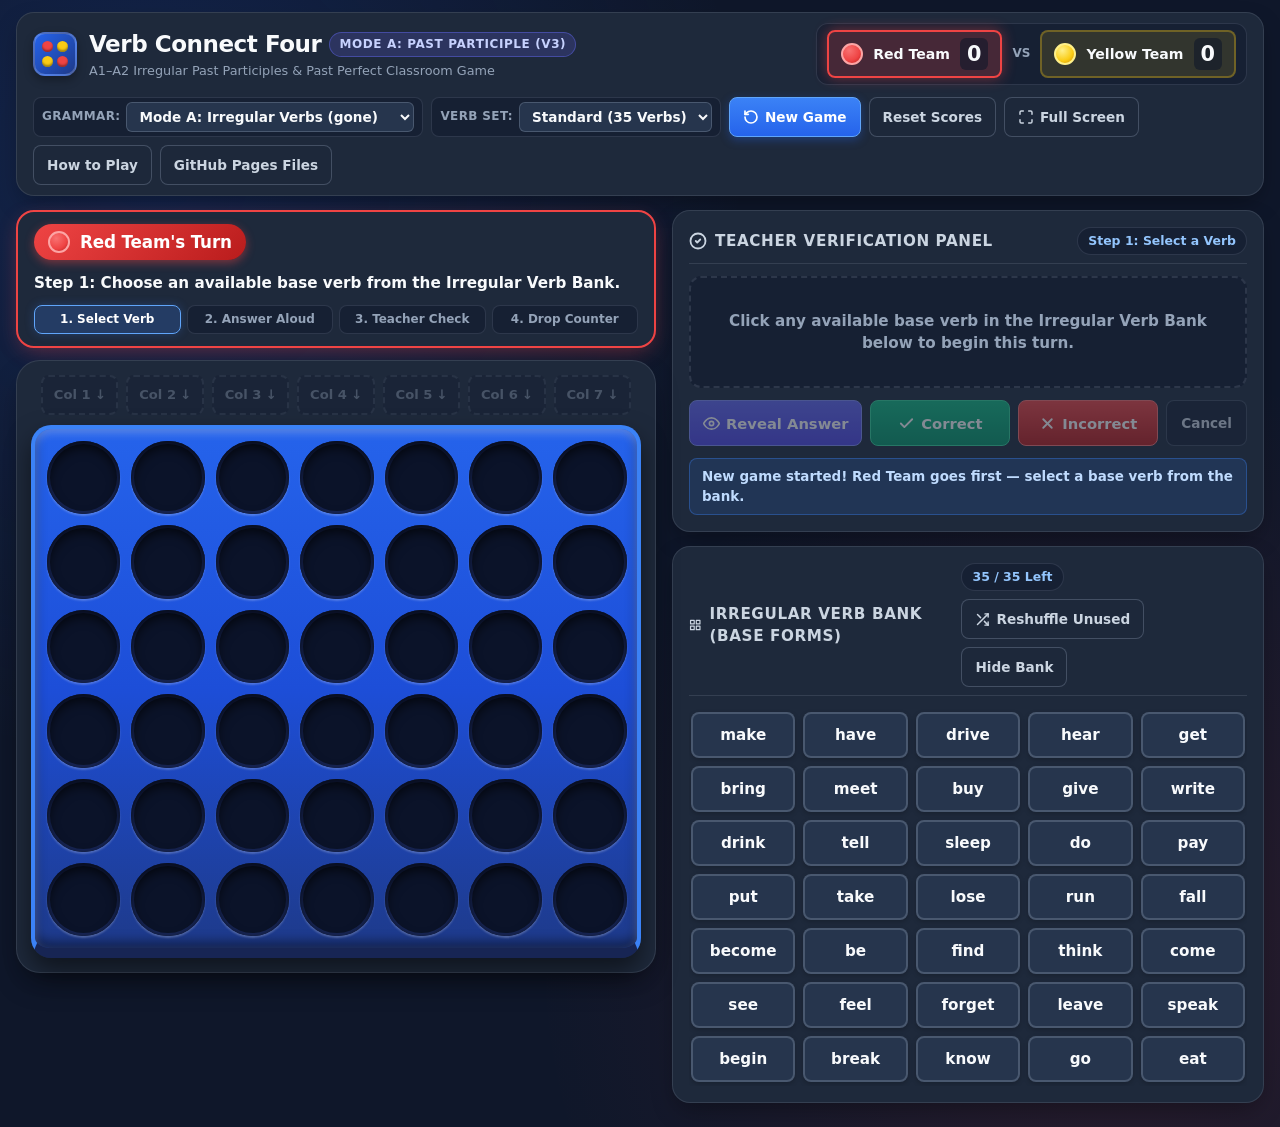
<file: connect4/index.html>
<!DOCTYPE html>
<html lang="en">
<head>
  <meta charset="UTF-8" />
  <meta name="viewport" content="width=device-width, initial-scale=1.0" />
  <title>Verb Connect Four — Irregular Past Participles &amp; Past Perfect</title>
  <style id="app-stylesheet">
    /* ==========================================================================
       1. CSS DESIGN TOKENS & RESET (100% Offline, No External Dependencies)
       ========================================================================== */
    :root {
      --bg-app: #0f172a;
      --bg-surface: #1e293b;
      --bg-surface-elevated: #26354d;
      --bg-panel: #162033;
      --border-subtle: rgba(148, 163, 184, 0.18);
      --border-strong: rgba(148, 163, 184, 0.32);

      --text-main: #f8fafc;
      --text-secondary: #cbd5e1;
      --text-muted: #94a3b8;

      /* Classic Connect Four Board Palette */
      --board-blue-light: #2563eb;
      --board-blue-main: #1d4ed8;
      --board-blue-dark: #1e3a8a;
      --board-rim: #172554;
      --slot-empty-bg: #0b1329;
      --slot-inner-shadow: rgba(0, 0, 0, 0.72);

      /* Team Red Palette */
      --red-primary: #ef4444;
      --red-light: #f87171;
      --red-dark: #b91c1c;
      --red-deep: #7f1d1d;
      --red-glow: rgba(239, 68, 68, 0.45);
      --red-text: #ffffff;

      /* Team Yellow Palette */
      --yellow-primary: #facc15;
      --yellow-light: #fef08a;
      --yellow-dark: #ca8a04;
      --yellow-deep: #854d0e;
      --yellow-glow: rgba(250, 204, 21, 0.45);
      --yellow-text: #0f172a;

      /* Semantic Action Colors */
      --emerald-primary: #10b981;
      --emerald-dark: #059669;
      --amber-primary: #f59e0b;
      --amber-dark: #d97706;
      --indigo-primary: #6366f1;
      --indigo-dark: #4f46e5;

      /* Sizing & Radius */
      --radius-sm: 8px;
      --radius-md: 12px;
      --radius-lg: 18px;
      --radius-xl: 24px;
      --font-sans: system-ui, -apple-system, BlinkMacSystemFont, "Segoe UI", Roboto, Oxygen, Ubuntu, Cantarell, "Helvetica Neue", Arial, sans-serif;
    }

    *, *::before, *::after {
      box-sizing: border-box;
      margin: 0;
      padding: 0;
    }

    html, body {
      min-height: 100%;
      background-color: var(--bg-app);
      background-image:
        radial-gradient(circle at 12% 15%, rgba(37, 99, 235, 0.18), transparent 40%),
        radial-gradient(circle at 88% 85%, rgba(239, 68, 68, 0.12), transparent 40%);
      color: var(--text-main);
      font-family: var(--font-sans);
      line-height: 1.45;
      -webkit-font-smoothing: antialiased;
      user-select: none;
    }

    button, select {
      font-family: inherit;
      font-size: inherit;
      color: inherit;
    }

    /* ==========================================================================
       2. TOP CLASSROOM HEADER & TOOLBAR
       ========================================================================== */
    .app-wrapper {
      max-width: 1560px;
      margin: 0 auto;
      padding: 12px 16px 24px;
      display: flex;
      flex-direction: column;
      gap: 14px;
    }

    .top-header {
      background: var(--bg-surface);
      border: 1px solid var(--border-subtle);
      border-radius: var(--radius-lg);
      padding: 10px 16px;
      display: flex;
      flex-wrap: wrap;
      align-items: center;
      justify-content: space-between;
      gap: 12px;
      box-shadow: 0 10px 25px -5px rgba(0, 0, 0, 0.35);
    }

    .brand-group {
      display: flex;
      align-items: center;
      gap: 12px;
    }

    .brand-logo {
      width: 44px;
      height: 44px;
      border-radius: 12px;
      background: linear-gradient(135deg, var(--board-blue-light), var(--board-blue-dark));
      border: 2px solid rgba(255, 255, 255, 0.2);
      display: grid;
      grid-template-columns: repeat(2, 1fr);
      gap: 4px;
      padding: 7px;
      box-shadow: 0 4px 10px rgba(0, 0, 0, 0.3);
      flex-shrink: 0;
    }

    .logo-dot {
      border-radius: 50%;
      width: 100%;
      height: 100%;
    }
    .logo-dot.red { background: var(--red-primary); box-shadow: inset 0 -2px 2px rgba(0,0,0,0.35); }
    .logo-dot.yellow { background: var(--yellow-primary); box-shadow: inset 0 -2px 2px rgba(0,0,0,0.35); }

    .brand-title-wrap h1 {
      font-size: clamp(1.15rem, 1.8vw, 1.45rem);
      font-weight: 800;
      letter-spacing: -0.02em;
      display: flex;
      align-items: center;
      gap: 8px;
      flex-wrap: wrap;
    }

    .mode-pill {
      font-size: 0.75rem;
      font-weight: 700;
      text-transform: uppercase;
      letter-spacing: 0.05em;
      padding: 3px 9px;
      border-radius: 999px;
      background: rgba(99, 102, 241, 0.2);
      border: 1px solid rgba(99, 102, 241, 0.45);
      color: #c7d2fe;
    }

    .brand-subtitle {
      font-size: 0.8rem;
      color: var(--text-muted);
    }

    /* Scoreboard Strip in Header */
    .scoreboard-strip {
      display: flex;
      align-items: center;
      gap: 10px;
      background: var(--bg-panel);
      padding: 6px 10px;
      border-radius: var(--radius-md);
      border: 1px solid var(--border-subtle);
    }

    .score-card {
      display: flex;
      align-items: center;
      gap: 10px;
      padding: 6px 12px;
      border-radius: var(--radius-sm);
      border: 2px solid transparent;
      transition: all 0.25s ease;
    }

    .score-card.red-card {
      background: rgba(239, 68, 68, 0.12);
      border-color: rgba(239, 68, 68, 0.3);
    }
    .score-card.yellow-card {
      background: rgba(250, 204, 21, 0.12);
      border-color: rgba(250, 204, 21, 0.3);
    }

    .score-card.active-turn.red-card {
      border-color: var(--red-primary);
      box-shadow: 0 0 14px var(--red-glow);
      background: rgba(239, 68, 68, 0.22);
    }

    .score-card.active-turn.yellow-card {
      border-color: var(--yellow-primary);
      box-shadow: 0 0 14px var(--yellow-glow);
      background: rgba(250, 204, 21, 0.22);
    }

    .team-disc-icon {
      width: 22px;
      height: 22px;
      border-radius: 50%;
      flex-shrink: 0;
    }
    .team-disc-icon.red {
      background: radial-gradient(circle at 35% 30%, var(--red-light), var(--red-primary) 60%, var(--red-dark));
      border: 2px solid #fca5a5;
    }
    .team-disc-icon.yellow {
      background: radial-gradient(circle at 35% 30%, var(--yellow-light), var(--yellow-primary) 60%, var(--yellow-dark));
      border: 2px solid #fef08a;
    }

    .score-label {
      font-weight: 700;
      font-size: 0.88rem;
      white-space: nowrap;
    }

    .score-value {
      font-size: 1.3rem;
      font-weight: 900;
      min-width: 24px;
      text-align: center;
      padding: 1px 7px;
      border-radius: 6px;
      background: rgba(15, 23, 42, 0.6);
    }

    .score-vs {
      font-size: 0.75rem;
      font-weight: 800;
      color: var(--text-muted);
      text-transform: uppercase;
    }

    /* Header Controls Group */
    .toolbar-controls {
      display: flex;
      flex-wrap: wrap;
      align-items: center;
      gap: 8px;
    }

    .control-group {
      display: flex;
      align-items: center;
      background: var(--bg-panel);
      border: 1px solid var(--border-subtle);
      border-radius: var(--radius-sm);
      padding: 4px 8px;
      gap: 6px;
    }

    .control-group label {
      font-size: 0.75rem;
      font-weight: 700;
      color: var(--text-muted);
      text-transform: uppercase;
      letter-spacing: 0.03em;
    }

    .select-input {
      background: var(--bg-surface-elevated);
      color: var(--text-main);
      border: 1px solid var(--border-strong);
      border-radius: 6px;
      padding: 5px 8px;
      font-size: 0.85rem;
      font-weight: 600;
      cursor: pointer;
    }

    .select-input:focus {
      outline: 2px solid var(--board-blue-light);
    }

    .btn {
      display: inline-flex;
      align-items: center;
      justify-content: center;
      gap: 6px;
      padding: 8px 13px;
      border-radius: var(--radius-sm);
      font-weight: 700;
      font-size: 0.85rem;
      border: 1px solid var(--border-strong);
      background: var(--bg-surface-elevated);
      color: var(--text-main);
      cursor: pointer;
      transition: transform 0.12s ease, background 0.15s ease, box-shadow 0.15s ease, opacity 0.15s ease;
      white-space: nowrap;
      min-height: 40px;
    }

    .btn:hover:not(:disabled) {
      background: #334155;
      transform: translateY(-1px);
    }

    .btn:active:not(:disabled) {
      transform: translateY(0);
    }

    .btn:disabled {
      opacity: 0.45;
      cursor: not-allowed;
    }

    .btn-primary {
      background: linear-gradient(180deg, #3b82f6, #2563eb);
      border-color: #60a5fa;
      color: #ffffff;
      box-shadow: 0 3px 10px rgba(37, 99, 235, 0.35);
    }
    .btn-primary:hover:not(:disabled) {
      background: linear-gradient(180deg, #60a5fa, #2563eb);
    }

    .btn-subtle {
      background: rgba(30, 41, 59, 0.85);
      color: var(--text-secondary);
    }

    /* ==========================================================================
       3. MAIN WORKSPACE LAYOUT (RESPONSIVE SIDE-BY-SIDE / STACKED)
       ========================================================================== */
    .workspace-grid {
      display: grid;
      grid-template-columns: minmax(420px, 640px) 1fr;
      gap: 16px;
      align-items: start;
    }

    .workspace-grid.bank-collapsed {
      grid-template-columns: minmax(460px, 760px) 320px;
      justify-content: center;
    }

    /* Left Column: Turn Banner + Board */
    .board-column {
      display: flex;
      flex-direction: column;
      gap: 12px;
    }

    /* Turn Status & Step Progress Bar */
    .turn-banner {
      background: var(--bg-surface);
      border: 2px solid var(--border-subtle);
      border-radius: var(--radius-lg);
      padding: 12px 16px;
      display: flex;
      flex-direction: column;
      gap: 10px;
      box-shadow: 0 8px 20px -4px rgba(0, 0, 0, 0.35);
      transition: border-color 0.25s ease, box-shadow 0.25s ease;
    }

    .turn-banner.team-red {
      border-color: var(--red-primary);
      box-shadow: 0 6px 22px -6px var(--red-glow);
    }

    .turn-banner.team-yellow {
      border-color: var(--yellow-primary);
      box-shadow: 0 6px 22px -6px var(--yellow-glow);
    }

    .turn-banner-top {
      display: flex;
      align-items: center;
      justify-content: space-between;
      gap: 12px;
      flex-wrap: wrap;
    }

    .active-team-badge {
      display: inline-flex;
      align-items: center;
      gap: 10px;
      padding: 6px 14px;
      border-radius: 999px;
      font-weight: 800;
      font-size: 1.05rem;
      letter-spacing: -0.01em;
    }

    .active-team-badge.red {
      background: linear-gradient(135deg, var(--red-primary), var(--red-dark));
      color: #ffffff;
      box-shadow: 0 3px 10px var(--red-glow);
    }

    .active-team-badge.yellow {
      background: linear-gradient(135deg, var(--yellow-primary), var(--yellow-dark));
      color: var(--yellow-text);
      box-shadow: 0 3px 10px var(--yellow-glow);
    }

    .turn-instruction-text {
      font-size: 0.95rem;
      font-weight: 700;
      color: var(--text-main);
    }

    /* 4-Step Visual Progress Pills */
    .step-progress {
      display: grid;
      grid-template-columns: repeat(4, 1fr);
      gap: 6px;
    }

    .step-pill {
      padding: 5px 8px;
      border-radius: 8px;
      background: var(--bg-panel);
      border: 1px solid var(--border-subtle);
      font-size: 0.75rem;
      font-weight: 700;
      color: var(--text-muted);
      text-align: center;
      white-space: nowrap;
      overflow: hidden;
      text-overflow: ellipsis;
      transition: all 0.2s ease;
    }

    .step-pill.active {
      background: rgba(59, 130, 246, 0.22);
      border-color: #60a5fa;
      color: #ffffff;
      box-shadow: 0 0 10px rgba(59, 130, 246, 0.25);
    }

    .step-pill.completed {
      background: rgba(16, 185, 129, 0.16);
      border-color: rgba(16, 185, 129, 0.45);
      color: #6ee7b7;
    }

    /* ==========================================================================
       4. CONNECT FOUR BOARD & COUNTERS
       ========================================================================== */
    .board-container {
      background: var(--bg-surface);
      border: 1px solid var(--border-subtle);
      border-radius: var(--radius-xl);
      padding: 14px;
      box-shadow: 0 14px 30px -8px rgba(0, 0, 0, 0.45);
      position: relative;
    }

    /* Column Drop Buttons Row */
    .column-drop-row {
      display: grid;
      grid-template-columns: repeat(7, 1fr);
      gap: 8px;
      margin-bottom: 10px;
      padding: 0 10px;
    }

    .col-drop-btn {
      height: 40px;
      border-radius: var(--radius-sm);
      border: 2px dashed var(--border-strong);
      background: rgba(15, 23, 42, 0.6);
      color: var(--text-muted);
      font-weight: 800;
      font-size: 0.82rem;
      display: flex;
      align-items: center;
      justify-content: center;
      gap: 4px;
      cursor: pointer;
      transition: all 0.18s ease;
    }

    .col-drop-btn:disabled {
      opacity: 0.35;
      cursor: not-allowed;
    }

    .board-container.drop-ready.team-red .col-drop-btn:not(:disabled) {
      border-style: solid;
      border-color: var(--red-light);
      background: rgba(239, 68, 68, 0.18);
      color: #fecaca;
      animation: gentlePulseRed 1.5s infinite;
    }

    .board-container.drop-ready.team-red .col-drop-btn:not(:disabled):hover {
      background: var(--red-primary);
      color: #ffffff;
      transform: translateY(2px);
    }

    .board-container.drop-ready.team-yellow .col-drop-btn:not(:disabled) {
      border-style: solid;
      border-color: var(--yellow-primary);
      background: rgba(250, 204, 21, 0.18);
      color: #fef08a;
      animation: gentlePulseYellow 1.5s infinite;
    }

    .board-container.drop-ready.team-yellow .col-drop-btn:not(:disabled):hover {
      background: var(--yellow-primary);
      color: var(--yellow-text);
      transform: translateY(2px);
    }

    @keyframes gentlePulseRed {
      0%, 100% { box-shadow: 0 0 0 0 rgba(239, 68, 68, 0.35); }
      50% { box-shadow: 0 0 0 5px rgba(239, 68, 68, 0); }
    }

    @keyframes gentlePulseYellow {
      0%, 100% { box-shadow: 0 0 0 0 rgba(250, 204, 21, 0.35); }
      50% { box-shadow: 0 0 0 5px rgba(250, 204, 21, 0); }
    }

    /* Classic Blue 3D Connect Four Frame */
    .connect-four-frame {
      background: linear-gradient(180deg, var(--board-blue-light) 0%, var(--board-blue-main) 50%, var(--board-blue-dark) 100%);
      border: 4px solid #3b82f6;
      border-bottom: 10px solid var(--board-rim);
      border-radius: 20px;
      padding: 12px;
      box-shadow:
        inset 0 4px 8px rgba(255, 255, 255, 0.25),
        inset 0 -6px 12px rgba(0, 0, 0, 0.45),
        0 12px 24px rgba(0, 0, 0, 0.5);
      position: relative;
    }

    .board-grid {
      display: grid;
      grid-template-columns: repeat(7, 1fr);
      grid-template-rows: repeat(6, 1fr);
      gap: clamp(6px, 1.1vw, 11px);
      aspect-ratio: 7 / 6;
      width: 100%;
    }

    /* Individual Circular Slot */
    .board-slot {
      position: relative;
      width: 100%;
      height: 100%;
      aspect-ratio: 1 / 1;
      border-radius: 50%;
      background: var(--slot-empty-bg);
      box-shadow:
        inset 0 6px 12px var(--slot-inner-shadow),
        inset 0 0 0 3px #172554,
        0 2px 2px rgba(255, 255, 255, 0.22);
      display: flex;
      align-items: center;
      justify-content: center;
      overflow: visible;
      transition: background-color 0.15s ease, box-shadow 0.15s ease;
    }

    .board-container.drop-ready .board-slot.col-clickable {
      cursor: pointer;
    }

    /* Column Hover Target Slot Preview */
    .board-slot.hover-target-red {
      background: rgba(239, 68, 68, 0.28);
      box-shadow:
        inset 0 0 0 3px var(--red-light),
        0 0 12px var(--red-glow);
    }

    .board-slot.hover-target-yellow {
      background: rgba(250, 204, 21, 0.28);
      box-shadow:
        inset 0 0 0 3px var(--yellow-primary),
        0 0 12px var(--yellow-glow);
    }

    /* Placed Circular Counter */
    .counter-disc {
      width: 94%;
      height: 94%;
      border-radius: 50%;
      display: flex;
      flex-direction: column;
      align-items: center;
      justify-content: center;
      text-align: center;
      padding: 4px;
      position: relative;
      z-index: 2;
      box-shadow:
        inset 0 3px 6px rgba(255, 255, 255, 0.4),
        inset 0 -4px 6px rgba(0, 0, 0, 0.35),
        0 4px 8px rgba(0, 0, 0, 0.5);
    }

    /* Inner embossed ring for realistic physical Connect Four token look */
    .counter-disc::before {
      content: "";
      position: absolute;
      inset: 5%;
      border-radius: 50%;
      border: 1.5px solid rgba(255, 255, 255, 0.28);
      pointer-events: none;
    }

    .counter-disc.red {
      background: radial-gradient(circle at 30% 25%, #f87171 0%, #ef4444 55%, #b91c1c 92%, #7f1d1d 100%);
      color: var(--red-text);
      border: 2px solid #fca5a5;
      text-shadow: 0 1px 3px rgba(0, 0, 0, 0.75);
    }

    .counter-disc.yellow {
      background: radial-gradient(circle at 30% 25%, #fef9c3 0%, #facc15 55%, #eab308 88%, #a16207 100%);
      color: var(--yellow-text);
      border: 2px solid #fef08a;
      text-shadow: 0 1px 0 rgba(255, 255, 255, 0.55);
    }

    /* Counter Drop Animation */
    .counter-disc.dropping {
      animation: dropCounterAnim 0.42s cubic-bezier(0.25, 0.85, 0.35, 1.05) forwards;
    }

    @keyframes dropCounterAnim {
      0% {
        transform: translateY(calc(var(--drop-rows, 6) * -112%));
      }
      78% {
        transform: translateY(0%);
      }
      89% {
        transform: translateY(-9%);
      }
      100% {
        transform: translateY(0%);
      }
    }

    /* Winning 4 Counters Highlight */
    .counter-disc.winning-counter {
      animation: winPulse 1.1s ease-in-out infinite alternate;
      z-index: 5;
    }

    .counter-disc.red.winning-counter {
      box-shadow:
        0 0 0 4px #ffffff,
        0 0 22px 6px rgba(239, 68, 68, 0.95);
    }

    .counter-disc.yellow.winning-counter {
      box-shadow:
        0 0 0 4px #ffffff,
        0 0 22px 6px rgba(250, 204, 21, 0.95);
    }

    @keyframes winPulse {
      0% { transform: scale(1); }
      100% { transform: scale(1.07); }
    }

    /* Dynamic Counter Text Sizing so long words ("forgotten", "understood", "had forgotten") NEVER overflow */
    .counter-word {
      font-weight: 900;
      line-height: 1.04;
      letter-spacing: -0.025em;
      max-width: 92%;
      word-break: normal;
      overflow-wrap: normal;
      display: flex;
      flex-direction: column;
      align-items: center;
      justify-content: center;
      z-index: 3;
    }

    .counter-aux {
      font-size: clamp(0.5rem, 0.78vw, 0.68rem);
      font-weight: 800;
      opacity: 0.92;
      line-height: 1;
      margin-bottom: 1px;
      text-transform: lowercase;
    }

    /* Length-based responsive font scaling inside circular counter */
    .counter-word.len-xs { font-size: clamp(0.75rem, 1.35vw, 1.08rem); } /* <= 4 chars: gone, seen, been */
    .counter-word.len-sm { font-size: clamp(0.68rem, 1.18vw, 0.95rem); } /* 5-6 chars: taken, eaten, broken */
    .counter-word.len-md { font-size: clamp(0.58rem, 1.02vw, 0.82rem); } /* 7-8 chars: written, brought */
    .counter-word.len-lg { font-size: clamp(0.5rem, 0.86vw, 0.71rem); letter-spacing: -0.04em; } /* 9-10 chars: forgotten, understood */

    /* ==========================================================================
       5. RIGHT COLUMN: TEACHER VERIFICATION PANEL + VERB BANK
       ========================================================================== */
    .control-column {
      display: flex;
      flex-direction: column;
      gap: 14px;
    }

    /* Teacher Verification & Turn Action Card */
    .teacher-card {
      background: var(--bg-surface);
      border: 1px solid var(--border-subtle);
      border-radius: var(--radius-lg);
      padding: 16px;
      box-shadow: 0 10px 25px -5px rgba(0, 0, 0, 0.35);
      display: flex;
      flex-direction: column;
      gap: 12px;
    }

    .panel-header {
      display: flex;
      align-items: center;
      justify-content: space-between;
      gap: 8px;
      border-bottom: 1px solid var(--border-subtle);
      padding-bottom: 8px;
    }

    .panel-title {
      font-size: 0.95rem;
      font-weight: 800;
      text-transform: uppercase;
      letter-spacing: 0.04em;
      color: var(--text-secondary);
      display: flex;
      align-items: center;
      gap: 8px;
    }

    .verb-stage-box {
      background: var(--bg-panel);
      border: 2px solid var(--border-subtle);
      border-radius: var(--radius-md);
      padding: 14px 16px;
      display: grid;
      grid-template-columns: 1fr 1fr;
      gap: 14px;
      align-items: center;
      min-height: 112px;
    }

    .verb-stage-box.empty-stage {
      grid-template-columns: 1fr;
      text-align: center;
      border-style: dashed;
    }

    .stage-Placeholder {
      color: var(--text-muted);
      font-size: 0.95rem;
      font-weight: 600;
    }

    .selected-verb-side {
      display: flex;
      flex-direction: column;
      gap: 4px;
      border-right: 1px solid var(--border-subtle);
      padding-right: 12px;
    }

    .stage-label {
      font-size: 0.72rem;
      font-weight: 800;
      text-transform: uppercase;
      letter-spacing: 0.05em;
      color: var(--text-muted);
    }

    .base-verb-display {
      font-size: clamp(1.5rem, 2.3vw, 2.1rem);
      font-weight: 900;
      color: #ffffff;
      letter-spacing: -0.02em;
      line-height: 1.1;
    }

    .oral-prompt-tag {
      display: inline-flex;
      align-items: center;
      gap: 5px;
      font-size: 0.78rem;
      font-weight: 700;
      color: #93c5fd;
      margin-top: 2px;
    }

    .answer-reveal-side {
      display: flex;
      flex-direction: column;
      gap: 4px;
      padding-left: 4px;
    }

    .revealed-answer-text {
      font-size: clamp(1.35rem, 2.1vw, 1.85rem);
      font-weight: 900;
      color: #34d399;
      line-height: 1.15;
    }

    .revealed-answer-text.hidden-answer {
      color: var(--text-muted);
      font-size: 1rem;
      font-style: italic;
      font-weight: 600;
    }

    .answer-meta {
      font-size: 0.78rem;
      color: var(--text-secondary);
    }

    .answer-example {
      font-size: 0.78rem;
      color: #a5b4fc;
      font-style: italic;
      margin-top: 2px;
    }

    /* Teacher Action Buttons Row */
    .teacher-actions {
      display: grid;
      grid-template-columns: 1.2fr 1fr 1fr auto;
      gap: 8px;
    }

    .btn-reveal {
      background: linear-gradient(180deg, var(--indigo-primary), var(--indigo-dark));
      border-color: #818cf8;
      color: #ffffff;
      font-size: 0.92rem;
      min-height: 46px;
    }
    .btn-reveal:hover:not(:disabled) {
      background: linear-gradient(180deg, #818cf8, var(--indigo-primary));
    }

    .btn-correct {
      background: linear-gradient(180deg, var(--emerald-primary), var(--emerald-dark));
      border-color: #34d399;
      color: #ffffff;
      font-size: 0.92rem;
      min-height: 46px;
    }
    .btn-correct:hover:not(:disabled) {
      background: linear-gradient(180deg, #34d399, var(--emerald-primary));
    }

    .btn-incorrect {
      background: linear-gradient(180deg, var(--red-primary), var(--red-dark));
      border-color: #f87171;
      color: #ffffff;
      font-size: 0.92rem;
      min-height: 46px;
    }
    .btn-incorrect:hover:not(:disabled) {
      background: linear-gradient(180deg, #f87171, var(--red-primary));
    }

    .btn-cancel {
      background: var(--bg-panel);
      border-color: var(--border-strong);
      color: var(--text-secondary);
      padding: 8px 14px;
      min-height: 46px;
    }

    /* Status Feedback Toast Strip inside Teacher Card */
    .feedback-strip {
      padding: 8px 12px;
      border-radius: var(--radius-sm);
      font-size: 0.84rem;
      font-weight: 700;
      display: flex;
      align-items: center;
      gap: 8px;
      background: rgba(59, 130, 246, 0.14);
      border: 1px solid rgba(59, 130, 246, 0.35);
      color: #bfdbfe;
    }
    .feedback-strip.success {
      background: rgba(16, 185, 129, 0.16);
      border-color: rgba(16, 185, 129, 0.45);
      color: #a7f3d0;
    }
    .feedback-strip.warn {
      background: rgba(245, 158, 11, 0.16);
      border-color: rgba(245, 158, 11, 0.45);
      color: #fde68a;
    }

    /* ==========================================================================
       6. IRREGULAR VERB BANK PANEL
       ========================================================================== */
    .verb-bank-card {
      background: var(--bg-surface);
      border: 1px solid var(--border-subtle);
      border-radius: var(--radius-lg);
      padding: 16px;
      box-shadow: 0 10px 25px -5px rgba(0, 0, 0, 0.35);
      display: flex;
      flex-direction: column;
      gap: 12px;
    }

    .verb-bank-controls {
      display: flex;
      align-items: center;
      gap: 8px;
      flex-wrap: wrap;
    }

    .verb-count-badge {
      font-size: 0.78rem;
      font-weight: 800;
      padding: 4px 10px;
      border-radius: 999px;
      background: var(--bg-panel);
      border: 1px solid var(--border-subtle);
      color: #93c5fd;
    }

    .verb-grid {
      display: grid;
      grid-template-columns: repeat(auto-fill, minmax(102px, 1fr));
      gap: 8px;
      max-height: 430px;
      overflow-y: auto;
      padding: 4px 2px;
    }

    .verb-btn {
      position: relative;
      min-height: 46px;
      padding: 8px 10px;
      border-radius: var(--radius-sm);
      background: var(--bg-surface-elevated);
      border: 2px solid var(--border-strong);
      color: var(--text-main);
      font-weight: 800;
      font-size: 0.95rem;
      cursor: pointer;
      transition: all 0.14s ease;
      display: flex;
      align-items: center;
      justify-content: center;
      text-align: center;
      box-shadow: 0 2px 5px rgba(0, 0, 0, 0.2);
    }

    .verb-btn:hover:not(:disabled) {
      border-color: #60a5fa;
      background: #334155;
      transform: translateY(-2px);
      box-shadow: 0 5px 12px rgba(0, 0, 0, 0.3);
    }

    .verb-btn.selected-verb {
      background: linear-gradient(135deg, #2563eb, #1d4ed8);
      border-color: #93c5fd;
      color: #ffffff;
      box-shadow: 0 0 0 3px rgba(59, 130, 246, 0.4);
      transform: scale(1.03);
    }

    .verb-btn.used-verb {
      background: rgba(15, 23, 42, 0.55);
      border-color: rgba(148, 163, 184, 0.12);
      color: rgba(148, 163, 184, 0.42);
      cursor: not-allowed;
      text-decoration: line-through;
      box-shadow: none;
    }

    .used-team-dot {
      position: absolute;
      top: 5px;
      right: 5px;
      width: 9px;
      height: 9px;
      border-radius: 50%;
    }
    .used-team-dot.red { background: var(--red-primary); }
    .used-team-dot.yellow { background: var(--yellow-primary); }

    .verb-bank-hidden-notice {
      padding: 36px 20px;
      text-align: center;
      background: var(--bg-panel);
      border: 2px dashed var(--border-subtle);
      border-radius: var(--radius-md);
      color: var(--text-muted);
      display: none;
      flex-direction: column;
      align-items: center;
      gap: 10px;
    }

    .verb-bank-hidden-notice.visible {
      display: flex;
    }

    /* ==========================================================================
       7. GAME OVER / WIN / DRAW OVERLAY BANNER
       ========================================================================== */
    .game-over-banner {
      display: none;
      background: linear-gradient(135deg, rgba(30, 41, 59, 0.97), rgba(15, 23, 42, 0.97));
      border: 2px solid #60a5fa;
      border-radius: var(--radius-lg);
      padding: 16px 20px;
      align-items: center;
      justify-content: space-between;
      gap: 16px;
      flex-wrap: wrap;
      box-shadow: 0 12px 30px rgba(0, 0, 0, 0.6);
      animation: popIn 0.3s cubic-bezier(0.16, 1, 0.3, 1);
    }

    .game-over-banner.visible {
      display: flex;
    }

    .game-over-banner.win-red {
      border-color: var(--red-primary);
      box-shadow: 0 0 25px var(--red-glow);
    }

    .game-over-banner.win-yellow {
      border-color: var(--yellow-primary);
      box-shadow: 0 0 25px var(--yellow-glow);
    }

    .game-over-title {
      font-size: 1.45rem;
      font-weight: 900;
      letter-spacing: -0.02em;
    }

    .game-over-subtitle {
      font-size: 0.9rem;
      color: var(--text-secondary);
    }

    @keyframes popIn {
      0% { opacity: 0; transform: scale(0.95); }
      100% { opacity: 1; transform: scale(1); }
    }

    /* ==========================================================================
       8. MODALS (HOW TO PLAY, CONFIRMATIONS, GITHUB PAGES EXPORT)
       ========================================================================== */
    .modal-backdrop {
      position: fixed;
      inset: 0;
      background: rgba(2, 6, 23, 0.78);
      backdrop-filter: blur(4px);
      display: none;
      align-items: center;
      justify-content: center;
      padding: 16px;
      z-index: 100;
    }

    .modal-backdrop.open {
      display: flex;
    }

    .modal-dialog {
      background: var(--bg-surface);
      border: 1px solid var(--border-strong);
      border-radius: var(--radius-lg);
      max-width: 780px;
      width: 100%;
      max-height: 90vh;
      display: flex;
      flex-direction: column;
      box-shadow: 0 25px 50px -12px rgba(0, 0, 0, 0.7);
      overflow: hidden;
    }

    .modal-dialog.modal-sm {
      max-width: 460px;
    }

    .modal-header {
      padding: 16px 20px;
      background: var(--bg-panel);
      border-bottom: 1px solid var(--border-subtle);
      display: flex;
      align-items: center;
      justify-content: space-between;
    }

    .modal-header h2 {
      font-size: 1.15rem;
      font-weight: 800;
    }

    .modal-body {
      padding: 20px;
      overflow-y: auto;
      display: flex;
      flex-direction: column;
      gap: 14px;
      font-size: 0.92rem;
      color: var(--text-secondary);
    }

    .modal-body h3 {
      color: var(--text-main);
      font-size: 1rem;
      margin-top: 4px;
    }

    .rules-list {
      padding-left: 20px;
      display: flex;
      flex-direction: column;
      gap: 6px;
    }

    .modal-footer {
      padding: 12px 20px;
      background: var(--bg-panel);
      border-top: 1px solid var(--border-subtle);
      display: flex;
      justify-content: flex-end;
      gap: 10px;
    }

    .export-file-grid {
      display: grid;
      grid-template-columns: repeat(auto-fit, minmax(160px, 1fr));
      gap: 10px;
    }

    .export-card {
      background: var(--bg-panel);
      border: 1px solid var(--border-subtle);
      border-radius: var(--radius-sm);
      padding: 12px;
      display: flex;
      flex-direction: column;
      gap: 8px;
    }

    .export-card strong {
      color: var(--text-main);
      font-size: 0.95rem;
    }

    .code-preview-area {
      width: 100%;
      height: 190px;
      background: #090d16;
      color: #e2e8f0;
      border: 1px solid var(--border-strong);
      border-radius: var(--radius-sm);
      padding: 10px;
      font-family: ui-monospace, SFMono-Regular, Menlo, Monaco, Consolas, monospace;
      font-size: 0.78rem;
      resize: vertical;
    }

    /* Confetti Canvas Overlay */
    #confetti-canvas {
      position: fixed;
      inset: 0;
      width: 100%;
      height: 100%;
      pointer-events: none;
      z-index: 90;
    }

    /* Responsive Breakpoints for Chromebooks, Tablets & Mobile */
    @media (max-width: 1080px) {
      .workspace-grid,
      .workspace-grid.bank-collapsed {
        grid-template-columns: 1fr;
      }
      .board-column {
        max-width: 680px;
        width: 100%;
        margin: 0 auto;
      }
    }

    @media (max-width: 680px) {
      .top-header {
        flex-direction: column;
        align-items: stretch;
      }
      .scoreboard-strip {
        justify-content: center;
      }
      .teacher-actions {
        grid-template-columns: 1fr 1fr;
      }
      .verb-stage-box {
        grid-template-columns: 1fr;
      }
      .selected-verb-side {
        border-right: none;
        border-bottom: 1px solid var(--border-subtle);
        padding-right: 0;
        padding-bottom: 10px;
      }
      .step-progress {
        grid-template-columns: repeat(2, 1fr);
      }
    }
  </style>
</head>
<body>
  <canvas id="confetti-canvas" aria-hidden="true"></canvas>

  <div class="app-wrapper">
    <!-- ==================== TOP CLASSROOM HEADER ==================== -->
    <header class="top-header">
      <div class="brand-group">
        <div class="brand-logo" aria-hidden="true">
          <span class="logo-dot red"></span>
          <span class="logo-dot yellow"></span>
          <span class="logo-dot yellow"></span>
          <span class="logo-dot red"></span>
        </div>
        <div class="brand-title-wrap">
          <h1>
            Verb Connect Four
            <span id="grammar-mode-pill" class="mode-pill">Mode A: Past Participle</span>
          </h1>
          <p class="brand-subtitle">A1–A2 Irregular Past Participles &amp; Past Perfect Classroom Game</p>
        </div>
      </div>

      <!-- Team Scoreboard -->
      <div class="scoreboard-strip" aria-label="Team Scoreboard">
        <div id="score-card-red" class="score-card red-card active-turn">
          <span class="team-disc-icon red"></span>
          <span class="score-label">Red Team</span>
          <span id="score-red" class="score-value">0</span>
        </div>
        <span class="score-vs">VS</span>
        <div id="score-card-yellow" class="score-card yellow-card">
          <span class="team-disc-icon yellow"></span>
          <span class="score-label">Yellow Team</span>
          <span id="score-yellow" class="score-value">0</span>
        </div>
      </div>

      <!-- Classroom Settings & Action Controls -->
      <div class="toolbar-controls">
        <div class="control-group">
          <label for="grammar-mode-select">Grammar:</label>
          <select id="grammar-mode-select" class="select-input" aria-label="Select Grammar Mode">
            <option value="participle">Mode A: Irregular Verbs (gone)</option>
            <option value="past_perfect">Mode B: Past Perfect (had gone)</option>
          </select>
        </div>

        <div class="control-group">
          <label for="difficulty-select">Verb Set:</label>
          <select id="difficulty-select" class="select-input" aria-label="Select Difficulty Pool">
            <option value="easy">Easy (20 Verbs)</option>
            <option value="standard" selected>Standard (35 Verbs)</option>
            <option value="full">Full (54 Verbs)</option>
          </select>
        </div>

        <button id="btn-new-game" type="button" class="btn btn-primary" title="Start a fresh game">
          <svg width="16" height="16" viewBox="0 0 24 24" fill="none" stroke="currentColor" stroke-width="2.5" stroke-linecap="round" stroke-linejoin="round"><path d="M3 12a9 9 0 1 0 9-9 9.75 9.75 0 0 0-6.74 2.74L3 8"/><path d="M3 3v5h5"/></svg>
          New Game
        </button>

        <button id="btn-reset-scores" type="button" class="btn btn-subtle" title="Reset both team scores to zero">
          Reset Scores
        </button>

        <button id="btn-fullscreen" type="button" class="btn btn-subtle" title="Toggle Fullscreen for Classroom Projector">
          <svg width="16" height="16" viewBox="0 0 24 24" fill="none" stroke="currentColor" stroke-width="2.2" stroke-linecap="round" stroke-linejoin="round"><path d="M8 3H5a2 2 0 0 0-2 2v3"/><path d="M21 8V5a2 2 0 0 0-2-2h-3"/><path d="M3 16v3a2 2 0 0 0 2 2h3"/><path d="M16 21h3a2 2 0 0 0 2-2v-3"/></svg>
          Full Screen
        </button>

        <button id="btn-how-to-play" type="button" class="btn btn-subtle">
          How to Play
        </button>

        <button id="btn-export-files" type="button" class="btn btn-subtle" title="GitHub Pages Guide &amp; Project Files">
          GitHub Pages Files
        </button>
      </div>
    </header>

    <!-- ==================== MAIN GAME WORKSPACE ==================== -->
    <main id="workspace-grid" class="workspace-grid">
      <!-- LEFT COLUMN: TURN INDICATOR + CONNECT FOUR BOARD -->
      <section class="board-column" aria-label="Connect Four Game Board">
        <!-- Active Turn & Step Sequence Indicator -->
        <div id="turn-banner" class="turn-banner team-red">
          <div class="turn-banner-top">
            <div id="active-team-badge" class="active-team-badge red">
              <span class="team-disc-icon red"></span>
              <span id="active-team-name">Red Team's Turn</span>
            </div>
            <div id="turn-instruction-text" class="turn-instruction-text">
              Step 1: Select an available base verb from the Verb Bank.
            </div>
          </div>

          <div class="step-progress" aria-label="Turn Step Sequence">
            <div id="step-pill-1" class="step-pill active">1. Select Verb</div>
            <div id="step-pill-2" class="step-pill">2. Answer Aloud</div>
            <div id="step-pill-3" class="step-pill">3. Teacher Check</div>
            <div id="step-pill-4" class="step-pill">4. Drop Counter</div>
          </div>
        </div>

        <!-- Win / Draw Celebration Banner (Shown when Game Over) -->
        <div id="game-over-banner" class="game-over-banner" role="status" aria-live="polite">
          <div>
            <div id="game-over-title" class="game-over-title">Red Team Wins!</div>
            <div id="game-over-subtitle" class="game-over-subtitle">Four connected verbs in a row!</div>
          </div>
          <button id="btn-play-again" type="button" class="btn btn-primary">
            Play Again
          </button>
        </div>

        <!-- Connect Four Board Frame -->
        <div id="board-container" class="board-container team-red">
          <!-- Column Drop Buttons (Touchscreen & Interactive Display Friendly) -->
          <div id="column-drop-row" class="column-drop-row" aria-label="Drop counter into column">
            <!-- Dynamically populated 7 column buttons -->
          </div>

          <div class="connect-four-frame">
            <div id="board-grid" class="board-grid" role="grid" aria-label="7 by 6 Connect Four Grid">
              <!-- Dynamically populated 42 circular slots -->
            </div>
          </div>
        </div>
      </section>

      <!-- RIGHT COLUMN: TEACHER VERIFICATION CONTROLS + VERB BANK -->
      <section class="control-column" aria-label="Teacher Controls and Irregular Verb Bank">
        <!-- Teacher Verification Card (Steps 2, 3, 4) -->
        <div class="teacher-card">
          <div class="panel-header">
            <div class="panel-title">
              <svg width="18" height="18" viewBox="0 0 24 24" fill="none" stroke="currentColor" stroke-width="2.4" stroke-linecap="round" stroke-linejoin="round"><path d="M12 22c5.523 0 10-4.477 10-10S17.523 2 12 2 2 6.477 2 12s4.477 10 10 10z"/><path d="m9 12 2 2 4-4"/></svg>
              Teacher Verification Panel
            </div>
            <span id="selected-status-badge" class="verb-count-badge">Awaiting Verb Selection</span>
          </div>

          <!-- Selected Verb & Answer Reveal Stage -->
          <div id="verb-stage-box" class="verb-stage-box empty-stage">
            <div class="stage-Placeholder">
              Click any available base verb below to start this turn.
            </div>
          </div>

          <!-- Teacher Action Buttons -->
          <div class="teacher-actions">
            <button id="btn-reveal-answer" type="button" class="btn btn-reveal" disabled>
              <svg width="17" height="17" viewBox="0 0 24 24" fill="none" stroke="currentColor" stroke-width="2.3" stroke-linecap="round" stroke-linejoin="round"><path d="M1 12s4-8 11-8 11 8 11 8-4 8-11 8-11-8-11-8z"/><circle cx="12" cy="12" r="3"/></svg>
              Reveal Answer
            </button>

            <button id="btn-answer-correct" type="button" class="btn btn-correct" disabled>
              <svg width="17" height="17" viewBox="0 0 24 24" fill="none" stroke="currentColor" stroke-width="2.6" stroke-linecap="round" stroke-linejoin="round"><polyline points="20 6 9 17 4 12"/></svg>
              Correct
            </button>

            <button id="btn-answer-incorrect" type="button" class="btn btn-incorrect" disabled>
              <svg width="17" height="17" viewBox="0 0 24 24" fill="none" stroke="currentColor" stroke-width="2.6" stroke-linecap="round" stroke-linejoin="round"><line x1="18" y1="6" x2="6" y2="18"/><line x1="6" y1="6" x2="18" y2="18"/></svg>
              Incorrect
            </button>

            <button id="btn-cancel-verb" type="button" class="btn btn-cancel" disabled title="Cancel selection without using this verb">
              Cancel
            </button>
          </div>

          <!-- Live Classroom Feedback Bar -->
          <div id="feedback-strip" class="feedback-strip" role="status" aria-live="polite">
            <span>Red Team starts! Choose a verb from the Irregular Verb Bank below.</span>
          </div>
        </div>

        <!-- Irregular Verb Bank Card -->
        <div class="verb-bank-card">
          <div class="panel-header">
            <div class="panel-title">
              <svg width="18" height="18" viewBox="0 0 24 24" fill="none" stroke="currentColor" stroke-width="2.3" stroke-linecap="round" stroke-linejoin="round"><rect x="3" y="3" width="7" height="7"/><rect x="14" y="3" width="7" height="7"/><rect x="14" y="14" width="7" height="7"/><rect x="3" y="14" width="7" height="7"/></svg>
              Irregular Verb Bank (Base Forms)
            </div>

            <div class="verb-bank-controls">
              <span id="verb-remaining-badge" class="verb-count-badge">35 / 35 Left</span>
              <button id="btn-reshuffle" type="button" class="btn btn-subtle" title="Reshuffle unused verbs without changing the board">
                <svg width="15" height="15" viewBox="0 0 24 24" fill="none" stroke="currentColor" stroke-width="2.3" stroke-linecap="round" stroke-linejoin="round"><polyline points="16 3 21 3 21 8"/><line x1="4" y1="20" x2="21" y2="3"/><polyline points="21 16 21 21 16 21"/><line x1="15" y1="15" x2="21" y2="21"/><line x1="4" y1="4" x2="9" y2="9"/></svg>
                Reshuffle Unused
              </button>
              <button id="btn-toggle-bank" type="button" class="btn btn-subtle">
                Hide Bank
              </button>
            </div>
          </div>

          <div id="verb-bank-hidden-notice" class="verb-bank-hidden-notice">
            <p><strong>The Irregular Verb Bank is currently hidden.</strong></p>
            <button id="btn-show-bank-inline" type="button" class="btn btn-primary">Show Verb Bank</button>
          </div>

          <div id="verb-grid" class="verb-grid" role="listbox" aria-label="Available Base Verbs">
            <!-- Dynamically populated verb buttons -->
          </div>
        </div>
      </section>
    </main>
  </div>

  <!-- ==================== MODAL 1: HOW TO PLAY ==================== -->
  <div id="modal-how-to-play" class="modal-backdrop" role="dialog" aria-modal="true" aria-labelledby="how-to-play-title">
    <div class="modal-dialog">
      <div class="modal-header">
        <h2 id="how-to-play-title">How to Play Verb Connect Four</h2>
        <button type="button" class="btn btn-subtle" data-close-modal="modal-how-to-play">Close</button>
      </div>
      <div class="modal-body">
        <p><strong>Verb Connect Four</strong> helps A1–A2 English learners master irregular past participles and the past perfect tense while playing classic Connect Four in two teams (<strong>Red Team</strong> vs. <strong>Yellow Team</strong>).</p>

        <h3>5-Step Classroom Turn Sequence</h3>
        <ol class="rules-list">
          <li><strong>Step 1 – Select a Verb:</strong> The active team chooses an available base verb from the Irregular Verb Bank (for example, <em>"take"</em>).</li>
          <li><strong>Step 2 – Answer Orally:</strong> The student says the target form aloud:
            <ul class="rules-list" style="margin-top:4px;">
              <li><strong>Mode A (Irregular Verbs):</strong> Say the past participle aloud (e.g., <em>"taken"</em>).</li>
              <li><strong>Mode B (Past Perfect):</strong> Say <em>"had"</em> + past participle aloud (e.g., <em>"had taken"</em>).</li>
            </ul>
          </li>
          <li><strong>Step 3 – Teacher Checks the Answer:</strong> The teacher clicks <strong>Reveal Answer</strong> to show the written answer on the screen, then clicks <strong>Correct</strong> or <strong>Incorrect</strong>:
            <ul class="rules-list" style="margin-top:4px;">
              <li>If <strong>Incorrect</strong>: The team loses its turn, play passes to the other team, and the verb stays available for future turns.</li>
              <li>If <strong>Cancel</strong>: Cancels the choice without using the verb so the same team can pick a different verb.</li>
              <li>If <strong>Correct</strong>: The team earns the right to drop their counter!</li>
            </ul>
          </li>
          <li><strong>Step 4 – Choose a Column:</strong> Click a column button (or any space in that column) on the blue board. A coloured counter displaying the past participle drops to the lowest empty space.</li>
          <li><strong>Step 5 – Next Turn:</strong> Once the counter lands, that verb is permanently retired for the rest of the game, and the turn switches to the other team.</li>
        </ol>

        <h3>Winning the Game</h3>
        <p>Connect <strong>four counters of your team's colour</strong> horizontally, vertically, or diagonally to win! If all 42 spaces fill up—or all verbs in the selected difficulty pool are used—the game ends in a draw.</p>
      </div>
      <div class="modal-footer">
        <button type="button" class="btn btn-primary" data-close-modal="modal-how-to-play">Got It, Let's Play!</button>
      </div>
    </div>
  </div>

  <!-- ==================== MODAL 2: CONFIRMATION DIALOG (NO NATIVE ALERT/CONFIRM) ==================== -->
  <div id="modal-confirm" class="modal-backdrop" role="dialog" aria-modal="true" aria-labelledby="confirm-modal-title">
    <div class="modal-dialog modal-sm">
      <div class="modal-header">
        <h2 id="confirm-modal-title">Confirm Action</h2>
      </div>
      <div class="modal-body">
        <p id="confirm-modal-message">Are you sure?</p>
      </div>
      <div class="modal-footer">
        <button id="btn-confirm-cancel" type="button" class="btn btn-subtle">Cancel</button>
        <button id="btn-confirm-accept" type="button" class="btn btn-primary">Confirm</button>
      </div>
    </div>
  </div>

  <!-- ==================== MODAL 3: GITHUB PAGES & PROJECT FILES EXPORT ==================== -->
  <div id="modal-export" class="modal-backdrop" role="dialog" aria-modal="true" aria-labelledby="export-modal-title">
    <div class="modal-dialog">
      <div class="modal-header">
        <h2 id="export-modal-title">GitHub Pages Deployment &amp; Project Files (`index.html`, `style.css`, `script.js`, `README.md`)</h2>
        <button type="button" class="btn btn-subtle" data-close-modal="modal-export">Close</button>
      </div>
      <div class="modal-body">
        <p>This project runs 100% offline in any modern web browser with zero external libraries or build tools. Click any file below to preview, copy, or download the separated repository files (`index.html`, `style.css`, `script.js`, and `README.md`) ready for GitHub Pages.</p>

        <div class="export-file-grid">
          <div class="export-card">
            <strong>1. index.html</strong>
            <span>Clean HTML5 structure with relative links to <code>./style.css</code> and <code>./script.js</code>.</span>
            <div style="display:flex; gap:6px; margin-top:auto;">
              <button type="button" class="btn btn-subtle" data-preview-file="index.html">View / Copy</button>
              <button type="button" class="btn btn-primary" data-download-file="index.html">Download</button>
            </div>
          </div>

          <div class="export-card">
            <strong>2. style.css</strong>
            <span>Complete responsive Connect Four styling, animations &amp; counter typography.</span>
            <div style="display:flex; gap:6px; margin-top:auto;">
              <button type="button" class="btn btn-subtle" data-preview-file="style.css">View / Copy</button>
              <button type="button" class="btn btn-primary" data-download-file="style.css">Download</button>
            </div>
          </div>

          <div class="export-card">
            <strong>3. script.js</strong>
            <span>Complete game engine, 54 irregular verbs, state machine &amp; win detector.</span>
            <div style="display:flex; gap:6px; margin-top:auto;">
              <button type="button" class="btn btn-subtle" data-preview-file="script.js">View / Copy</button>
              <button type="button" class="btn btn-primary" data-download-file="script.js">Download</button>
            </div>
          </div>

          <div class="export-card">
            <strong>4. README.md</strong>
            <span>Step-by-step GitHub Pages deployment guide &amp; instructions for adding verbs.</span>
            <div style="display:flex; gap:6px; margin-top:auto;">
              <button type="button" class="btn btn-subtle" data-preview-file="README.md">View / Copy</button>
              <button type="button" class="btn btn-primary" data-download-file="README.md">Download</button>
            </div>
          </div>
        </div>

        <div style="display:flex; align-items:center; justify-content:space-between; margin-top:4px;">
          <h3 id="preview-file-heading">Previewing: README.md</h3>
          <button id="btn-copy-preview" type="button" class="btn btn-subtle">Copy File Contents</button>
        </div>
        <textarea id="export-code-textarea" class="code-preview-area" readonly aria-label="Selected file source code"></textarea>
      </div>
      <div class="modal-footer">
        <button type="button" class="btn btn-primary" data-close-modal="modal-export">Done</button>
      </div>
    </div>
  </div>

  <!-- ==================== APPLICATION JAVASCRIPT ==================== -->
  <script id="app-script">
    /**
     * ============================================================================
     * VERB CONNECT FOUR — CLASSROOM EDITION
     * Complete Vanilla JavaScript Game Engine (Zero External Dependencies)
     * ============================================================================
     * Architecture Sections:
     * 1. Irregular Verb Database (54 Unique A1–A2 Verbs across Easy/Standard/Full)
     * 2. Constants & Single-Source-of-Truth Game State
     * 3. Pure Helper Functions (Shuffling, Text Formatting, Win Detection)
     * 4. Turn Sequence & State Machine Controller
     * 5. DOM Rendering & Counter Animation Engine
     * 6. Subtle Celebration Confetti Effect
     * 7. Classroom Controls, Modals & GitHub Pages File Generator
     * ============================================================================
     */

    /* ==========================================================================
       1. IRREGULAR VERB DATABASE (54 UNIQUE VERBS)
       ========================================================================== */
    const VERB_DATABASE = [
      // --- EASY TIER (20 Core A1-A2 Irregular Verbs) ---
      { base: "be", past: "was / were", participle: "been", accepted: "been", level: "easy", example: "She had never been to Dublin before." },
      { base: "go", past: "went", participle: "gone", accepted: "gone", level: "easy", example: "They had already gone home." },
      { base: "eat", past: "ate", participle: "eaten", accepted: "eaten", level: "easy", example: "We had eaten breakfast before 8:00." },
      { base: "see", past: "saw", participle: "seen", accepted: "seen", level: "easy", example: "He had seen that movie twice." },
      { base: "take", past: "took", participle: "taken", accepted: "taken", level: "easy", example: "Someone had taken my umbrella." },
      { base: "make", past: "made", participle: "made", accepted: "made", level: "easy", example: "She had made a delicious cake." },
      { base: "have", past: "had", participle: "had", accepted: "had", level: "easy", example: "I had had a busy morning." },
      { base: "do", past: "did", participle: "done", accepted: "done", level: "easy", example: "He had done all his homework." },
      { base: "get", past: "got", participle: "got", accepted: "got / gotten (US)", level: "easy", example: "We had got on the wrong bus." },
      { base: "know", past: "knew", participle: "known", accepted: "known", level: "easy", example: "They had known each other for years." },
      { base: "come", past: "came", participle: "come", accepted: "come", level: "easy", example: "Everyone had come to the party." },
      { base: "give", past: "gave", participle: "given", accepted: "given", level: "easy", example: "The teacher had given us clear instructions." },
      { base: "find", past: "found", participle: "found", accepted: "found", level: "easy", example: "She had finally found her keys." },
      { base: "think", past: "thought", participle: "thought", accepted: "thought", level: "easy", example: "I had thought about the question." },
      { base: "become", past: "became", participle: "become", accepted: "become", level: "easy", example: "It had become very cold outside." },
      { base: "leave", past: "left", participle: "left", accepted: "left", level: "easy", example: "The train had already left the station." },
      { base: "feel", past: "felt", participle: "felt", accepted: "felt", level: "easy", example: "He had felt tired after work." },
      { base: "bring", past: "brought", participle: "brought", accepted: "brought", level: "easy", example: "She had brought snacks for everyone." },
      { base: "begin", past: "began", participle: "begun", accepted: "begun", level: "easy", example: "The concert had already begun." },
      { base: "buy", past: "bought", participle: "bought", accepted: "bought", level: "easy", example: "We had bought the tickets online." },

      // --- STANDARD TIER (+15 Common & Intermediate Verbs = 35 Total) ---
      { base: "lose", past: "lost", participle: "lost", accepted: "lost", level: "standard", example: "He had lost his wallet on the train." },
      { base: "forget", past: "forgot", participle: "forgotten", accepted: "forgotten / forgot", level: "standard", example: "I had completely forgotten her birthday." },
      { base: "break", past: "broke", participle: "broken", accepted: "broken", level: "standard", example: "The storm had broken the window." },
      { base: "drink", past: "drank", participle: "drunk", accepted: "drunk", level: "standard", example: "She had drunk two cups of coffee." },
      { base: "drive", past: "drove", participle: "driven", accepted: "driven", level: "standard", example: "He had never driven a lorry before." },
      { base: "meet", past: "met", participle: "met", accepted: "met", level: "standard", example: "We had met at a conference in May." },
      { base: "write", past: "wrote", participle: "written", accepted: "written", level: "standard", example: "She had written three emails." },
      { base: "fall", past: "fell", participle: "fallen", accepted: "fallen", level: "standard", example: "Snow had fallen during the night." },
      { base: "run", past: "ran", participle: "run", accepted: "run", level: "standard", example: "They had run five kilometres." },
      { base: "speak", past: "spoke", participle: "spoken", accepted: "spoken", level: "standard", example: "I had spoken to the manager earlier." },
      { base: "hear", past: "heard", participle: "heard", accepted: "heard", level: "standard", example: "Have you heard? She had heard the news." },
      { base: "pay", past: "paid", participle: "paid", accepted: "paid", level: "standard", example: "He had already paid the bill." },
      { base: "sleep", past: "slept", participle: "slept", accepted: "slept", level: "standard", example: "I had slept well before the exam." },
      { base: "put", past: "put", participle: "put", accepted: "put", level: "standard", example: "She had put the milk in the fridge." },
      { base: "tell", past: "told", participle: "told", accepted: "told", level: "standard", example: "He had told us the whole story." },

      // --- FULL TIER (+19 Extended A1-A2 Irregular Verbs = 54 Total) ---
      { base: "fly", past: "flew", participle: "flown", accepted: "flown", level: "full", example: "She had flown to Madrid once before." },
      { base: "steal", past: "stole", participle: "stolen", accepted: "stolen", level: "full", example: "A fox had stolen the food." },
      { base: "swim", past: "swam", participle: "swum", accepted: "swum", level: "full", example: "He had swum across the lake." },
      { base: "catch", past: "caught", participle: "caught", accepted: "caught", level: "full", example: "They had caught the early bus." },
      { base: "choose", past: "chose", participle: "chosen", accepted: "chosen", level: "full", example: "We had chosen the blue paint." },
      { base: "build", past: "built", participle: "built", accepted: "built", level: "full", example: "They had built the bridge in 1998." },
      { base: "ride", past: "rode", participle: "ridden", accepted: "ridden", level: "full", example: "She had never ridden a horse." },
      { base: "send", past: "sent", participle: "sent", accepted: "sent", level: "full", example: "I had sent the package on Monday." },
      { base: "teach", past: "taught", participle: "taught", accepted: "taught", level: "full", example: "Mr Evans had taught English for ten years." },
      { base: "understand", past: "understood", participle: "understood", accepted: "understood", level: "full", example: "Everyone had understood the lesson." },
      { base: "wear", past: "wore", participle: "worn", accepted: "worn", level: "full", example: "He had worn his warmest coat." },
      { base: "sing", past: "sang", participle: "sung", accepted: "sung", level: "full", example: "The choir had sung beautifully." },
      { base: "win", past: "won", participle: "won", accepted: "won", level: "full", example: "Our team had won the championship." },
      { base: "sell", past: "sold", participle: "sold", accepted: "sold", level: "full", example: "They had sold their old car." },
      { base: "sit", past: "sat", participle: "sat", accepted: "sat", level: "full", example: "We had sat in the front row." },
      { base: "stand", past: "stood", participle: "stood", accepted: "stood", level: "full", example: "People had stood in line for hours." },
      { base: "keep", past: "kept", participle: "kept", accepted: "kept", level: "full", example: "She had kept every letter." },
      { base: "read", past: "read", participle: "read", accepted: "read (pronounced 'red')", level: "full", example: "I had already read that book." },
      { base: "spend", past: "spent", participle: "spent", accepted: "spent", level: "full", example: "They had spent the summer in Galway." }
    ];

    /* ==========================================================================
       2. CONSTANTS & SINGLE-SOURCE-OF-TRUTH GAME STATE
       ========================================================================== */
    const ROWS = 6;
    const COLS = 7;

    const PHASES = {
      SELECT_VERB: "PHASE_SELECT_VERB",     // Step 1: Active team picks a base verb
      CHECK_ANSWER: "PHASE_CHECK_ANSWER",   // Steps 2 & 3: Student speaks; Teacher reveals/confirms
      DROP_COUNTER: "PHASE_DROP_COUNTER",   // Step 4: Team clicks a column to drop their counter
      ANIMATING: "PHASE_ANIMATING",         // Counter is dropping; locks input until landed
      GAME_OVER: "PHASE_GAME_OVER"          // Win or draw reached; board locked
    };

    const gameState = {
      board: [],                  // 6x7 2D array of null or { team, base, participle, label }
      currentTeam: "red",         // 'red' always starts a new game
      phase: PHASES.SELECT_VERB,
      grammarMode: "participle",  // 'participle' (Mode A) or 'past_perfect' (Mode B)
      difficulty: "standard",     // 'easy' (20), 'standard' (35), 'full' (54)
      verbPool: [],               // Array of { ...verb, used: false, usedBy: null }
      selectedVerbBase: null,     // Base string of currently selected verb for this turn
      answerRevealed: false,      // Whether teacher clicked "Reveal Answer"
      winningCells: [],           // Array of { r, c } coordinates of winning 4-in-a-row
      winner: null,               // 'red', 'yellow', 'draw', or null
      drawReason: "",
      scores: {
        red: 0,
        yellow: 0
      },
      bankHidden: false,
      hoveredCol: null,
      animationTimerId: null,     // Tracks drop animation timeout so resets are always clean
      lastDroppedCell: null       // { r, c, dropRows } for animating only the newly dropped counter
    };

    /* ==========================================================================
       3. PURE HELPER FUNCTIONS (SHUFFLING, FORMATTING, WIN DETECTION)
       ========================================================================== */

    /**
     * Fisher-Yates shuffle returning a new array.
     */
    function shuffleArray(items) {
      const copy = [...items];
      for (let i = copy.length - 1; i > 0; i--) {
        const j = Math.floor(Math.random() * (i + 1));
        [copy[i], copy[j]] = [copy[j], copy[i]];
      }
      return copy;
    }

    /**
     * Builds the filtered verb pool for the chosen difficulty and shuffles it.
     */
    function buildVerbPool(difficulty) {
      let filtered = [];
      if (difficulty === "easy") {
        filtered = VERB_DATABASE.filter(v => v.level === "easy");
      } else if (difficulty === "standard") {
        filtered = VERB_DATABASE.filter(v => v.level === "easy" || v.level === "standard");
      } else {
        filtered = [...VERB_DATABASE];
      }

      return shuffleArray(filtered).map(v => ({
        ...v,
        used: false,
        usedBy: null
      }));
    }

    /**
     * Returns the target text for counters and reveal panels based on Grammar Mode.
     */
    function getTargetFormText(verbObj, grammarMode) {
      if (!verbObj) return "";
      return grammarMode === "past_perfect"
        ? `had ${verbObj.participle}`
        : verbObj.participle;
    }

    /**
     * Determines the CSS typography class for fitting words inside circular counters.
     */
    function getCounterTypographyClass(participleWord) {
      const len = participleWord.length;
      if (len <= 4) return "len-xs";
      if (len <= 6) return "len-sm";
      if (len <= 8) return "len-md";
      return "len-lg";
    }

    /**
     * Finds the lowest available row index (0 = top, 5 = bottom) in a column, or -1 if full.
     */
    function getLowestEmptyRow(board, colIndex) {
      for (let r = ROWS - 1; r >= 0; r--) {
        if (board[r][colIndex] === null) {
          return r;
        }
      }
      return -1;
    }

    /**
     * Checks the entire 6x7 board for 4 (or more) connected counters of `team`.
     * Returns an array of winning { r, c } coordinates if won, or null.
     */
    function findWinningCoordinates(board, team) {
      const directions = [
        { dr: 0, dc: 1 },  // Horizontal
        { dr: 1, dc: 0 },  // Vertical
        { dr: 1, dc: 1 },  // Diagonal down-right
        { dr: -1, dc: 1 }  // Diagonal up-right
      ];

      for (let r = 0; r < ROWS; r++) {
        for (let c = 0; c < COLS; c++) {
          const cell = board[r][c];
          if (!cell || cell.team !== team) continue;

          for (const { dr, dc } of directions) {
            const line = [{ r, c }];
            let nr = r + dr;
            let nc = c + dc;

            while (
              nr >= 0 && nr < ROWS &&
              nc >= 0 && nc < COLS &&
              board[nr][nc] &&
              board[nr][nc].team === team
            ) {
              line.push({ r: nr, c: nc });
              nr += dr;
              nc += dc;
            }

            if (line.length >= 4) {
              return line;
            }
          }
        }
      }
      return null;
    }

    /**
     * Checks if all 42 cells on the board are occupied.
     */
    function isBoardFull(board) {
      for (let c = 0; c < COLS; c++) {
        if (board[0][c] === null) return false;
      }
      return true;
    }

    /**
     * Counts how many counters have been placed on the current board.
     */
    function getPlacedCountersCount(board) {
      let count = 0;
      for (let r = 0; r < ROWS; r++) {
        for (let c = 0; c < COLS; c++) {
          if (board[r][c] !== null) count++;
        }
      }
      return count;
    }

    /* ==========================================================================
       4. TURN SEQUENCE & STATE MACHINE CONTROLLER
       ========================================================================== */

    /**
     * Loads persisted team scores from localStorage safely.
     */
    function loadScores() {
      try {
        const saved = localStorage.getItem("verb_connect_four_scores");
        if (saved) {
          const parsed = JSON.parse(saved);
          if (typeof parsed.red === "number" && typeof parsed.yellow === "number") {
            gameState.scores.red = parsed.red;
            gameState.scores.yellow = parsed.yellow;
          }
        }
      } catch (err) {
        // Ignore storage errors in restricted environments
      }
    }

    /**
     * Saves team scores to localStorage safely.
     */
    function saveScores() {
      try {
        localStorage.setItem("verb_connect_four_scores", JSON.stringify(gameState.scores));
      } catch (err) {
        // Ignore storage errors
      }
    }

    /**
     * Starts or resets a game cleanly, clearing any active drop animations.
     */
    function startNewGame() {
      if (gameState.animationTimerId !== null) {
        clearTimeout(gameState.animationTimerId);
        gameState.animationTimerId = null;
      }

      StopConfetti();

      gameState.board = Array.from({ length: ROWS }, () => Array(COLS).fill(null));
      gameState.currentTeam = "red"; // Red always starts a new game
      gameState.phase = PHASES.SELECT_VERB;
      gameState.verbPool = buildVerbPool(gameState.difficulty);
      gameState.selectedVerbBase = null;
      gameState.answerRevealed = false;
      gameState.winningCells = [];
      gameState.winner = null;
      gameState.drawReason = "";
      gameState.hoveredCol = null;
      gameState.lastDroppedCell = null;

      setFeedback("New game started! Red Team goes first — select a base verb from the bank.", "info");
      renderAll();
    }

    /**
     * Step 1: Active team clicks an available verb from the Irregular Verb Bank.
     */
    function selectVerb(baseVerb) {
      if (gameState.phase === PHASES.ANIMATING || gameState.phase === PHASES.GAME_OVER) {
        return;
      }

      if (gameState.phase === PHASES.DROP_COUNTER) {
        setFeedback("A counter is ready to drop! Click a column on the board, or click 'Cancel' first to pick a different verb.", "warn");
        return;
      }

      const verbObj = gameState.verbPool.find(v => v.base === baseVerb);
      if (!verbObj || verbObj.used) {
        return;
      }

      gameState.selectedVerbBase = verbObj.base;
      gameState.answerRevealed = false;
      gameState.phase = PHASES.CHECK_ANSWER;

      const teamTitle = gameState.currentTeam === "red" ? "Red Team" : "Yellow Team";
      const promptDesc = gameState.grammarMode === "past_perfect"
        ? `"had" + past participle of "${verbObj.base}"`
        : `past participle of "${verbObj.base}"`;

      setFeedback(`${teamTitle} selected "${verbObj.base}". Student says the ${promptDesc} aloud, then teacher verifies.`, "info");
      renderAll();
    }

    /**
     * Step 3a: Teacher clicks "Reveal Answer" to show the correct participle on screen.
     */
    function revealAnswer() {
      if (gameState.phase !== PHASES.CHECK_ANSWER || !gameState.selectedVerbBase) {
        return;
      }
      gameState.answerRevealed = true;
      const verbObj = getSelectedVerbObject();
      const target = getTargetFormText(verbObj, gameState.grammarMode);
      setFeedback(`Answer revealed: "${target}". Click Correct or Incorrect to continue.`, "info");
      renderAll();
    }

    /**
     * Step 3b: Teacher confirms the student's oral answer is CORRECT -> Advance to Step 4.
     */
    function confirmAnswerCorrect() {
      if (gameState.phase !== PHASES.CHECK_ANSWER || !gameState.selectedVerbBase) {
        return;
      }

      gameState.answerRevealed = true;
      gameState.phase = PHASES.DROP_COUNTER;

      const verbObj = getSelectedVerbObject();
      const target = getTargetFormText(verbObj, gameState.grammarMode);
      const teamTitle = gameState.currentTeam === "red" ? "Red Team" : "Yellow Team";

      setFeedback(`Correct! Now ${teamTitle} clicks a column on the Connect Four board to drop "${target}".`, "success");
      renderAll();
    }

    /**
     * Step 3c: Teacher marks the student's oral answer INCORRECT ->
     * Team loses turn, verb remains available for future turns.
     */
    function confirmAnswerIncorrect() {
      if (gameState.phase !== PHASES.CHECK_ANSWER || !gameState.selectedVerbBase) {
        return;
      }

      const missedVerb = gameState.selectedVerbBase;
      const previousTeamTitle = gameState.currentTeam === "red" ? "Red Team" : "Yellow Team";
      const nextTeam = gameState.currentTeam === "red" ? "yellow" : "red";
      const nextTeamTitle = nextTeam === "red" ? "Red Team" : "Yellow Team";

      // Reset selection without marking the verb as used
      gameState.selectedVerbBase = null;
      gameState.answerRevealed = false;
      gameState.currentTeam = nextTeam;
      gameState.phase = PHASES.SELECT_VERB;
      gameState.hoveredCol = null;

      setFeedback(`Incorrect answer — ${previousTeamTitle} loses the turn. "${missedVerb}" stays available! Now it is ${nextTeamTitle}'s turn.`, "warn");
      renderAll();
    }

    /**
     * Cancels the current verb selection before dropping a counter without consuming the verb.
     */
    function cancelVerbSelection() {
      if (
        (gameState.phase !== PHASES.CHECK_ANSWER && gameState.phase !== PHASES.DROP_COUNTER) ||
        !gameState.selectedVerbBase
      ) {
        return;
      }

      const cancelledVerb = gameState.selectedVerbBase;
      const teamTitle = gameState.currentTeam === "red" ? "Red Team" : "Yellow Team";

      gameState.selectedVerbBase = null;
      gameState.answerRevealed = false;
      gameState.phase = PHASES.SELECT_VERB;
      gameState.hoveredCol = null;

      setFeedback(`Selection of "${cancelledVerb}" cancelled. ${teamTitle}, choose a verb from the bank.`, "info");
      renderAll();
    }

    /**
     * Step 4 & Step 5: Drops the counter into the selected column, animates, marks verb used on landing,
     * and checks for Win or Draw.
     */
    function dropCounterInColumn(colIndex) {
      if (gameState.phase !== PHASES.DROP_COUNTER) {
        if (gameState.phase === PHASES.SELECT_VERB) {
          setFeedback("Please select a verb from the Irregular Verb Bank first (Step 1).", "warn");
        } else if (gameState.phase === PHASES.CHECK_ANSWER) {
          setFeedback("Teacher must click 'Correct' in the verification panel before dropping a counter (Step 3).", "warn");
        }
        return;
      }

      const targetRow = getLowestEmptyRow(gameState.board, colIndex);
      if (targetRow === -1) {
        setFeedback("That column is already full! Please choose another column.", "warn");
        return;
      }

      const verbObj = getSelectedVerbObject();
      if (!verbObj) return;

      // Lock board during drop animation
      gameState.phase = PHASES.ANIMATING;
      gameState.hoveredCol = null;

      const playedTeam = gameState.currentTeam;
      const counterLabel = getTargetFormText(verbObj, gameState.grammarMode);

      // Place counter into the single-source-of-truth board state
      gameState.board[targetRow][colIndex] = {
        team: playedTeam,
        base: verbObj.base,
        participle: verbObj.participle,
        label: counterLabel
      };

      gameState.lastDroppedCell = {
        r: targetRow,
        c: colIndex,
        dropRows: targetRow + 1
      };

      renderAll();

      // Wait for the CSS drop animation (420ms) to finish before consuming the verb & checking win/draw
      gameState.animationTimerId = setTimeout(() => {
        gameState.animationTimerId = null;
        gameState.lastDroppedCell = null;

        // Permanently consume the verb ONLY after the counter has landed
        verbObj.used = true;
        verbObj.usedBy = playedTeam;
        gameState.selectedVerbBase = null;
        gameState.answerRevealed = false;

        // 1. Check for a Win
        const winningLine = findWinningCoordinates(gameState.board, playedTeam);
        if (winningLine) {
          gameState.phase = PHASES.GAME_OVER;
          gameState.winner = playedTeam;
          gameState.winningCells = winningLine;
          gameState.scores[playedTeam] += 1;
          saveScores();

          const winnerTitle = playedTeam === "red" ? "Red Team" : "Yellow Team";
          setFeedback(`${winnerTitle} Wins! Connected four past participles in a row!`, "success");
          renderAll();
          startConfetti(playedTeam);
          return;
        }

        // 2. Check for a Draw (All 42 spaces full OR all verbs in pool consumed)
        const remainingVerbs = gameState.verbPool.filter(v => !v.used).length;
        if (isBoardFull(gameState.board)) {
          gameState.phase = PHASES.GAME_OVER;
          gameState.winner = "draw";
          gameState.drawReason = "All 42 spaces on the Connect Four board are full!";
          setFeedback("It's a Draw! The board is completely full.", "warn");
          renderAll();
          return;
        }

        if (remainingVerbs === 0) {
          gameState.phase = PHASES.GAME_OVER;
          gameState.winner = "draw";
          gameState.drawReason = `All ${gameState.verbPool.length} irregular verbs in this difficulty set have been used!`;
          setFeedback("It's a Draw! All available verbs in the bank have been played.", "warn");
          renderAll();
          return;
        }

        // 3. Step 5: Switch to the other team's turn
        gameState.currentTeam = playedTeam === "red" ? "yellow" : "red";
        gameState.phase = PHASES.SELECT_VERB;
        const nextTeamTitle = gameState.currentTeam === "red" ? "Red Team" : "Yellow Team";
        setFeedback(`Counter landed! Now it is ${nextTeamTitle}'s turn — select a base verb from the bank.`, "info");
        renderAll();
      }, 430);
    }

    /**
     * Reshuffles only the unused verbs in the current verb bank without changing the board.
     */
    function reshuffleUnusedVerbs() {
      if (gameState.phase === PHASES.ANIMATING) return;

      const unused = gameState.verbPool.filter(v => !v.used);
      const shuffledUnused = shuffleArray(unused);
      let unusedIdx = 0;

      gameState.verbPool = gameState.verbPool.map(v => {
        if (v.used) return v;
        return shuffledUnused[unusedIdx++];
      });

      setFeedback("Unused verbs have been reshuffled!", "info");
      renderVerbBank();
    }

    function getSelectedVerbObject() {
      if (!gameState.selectedVerbBase) return null;
      return gameState.verbPool.find(v => v.base === gameState.selectedVerbBase) || null;
    }

    /* ==========================================================================
       5. DOM RENDERING & COUNTER ANIMATION ENGINE
       ========================================================================== */
    const dom = {
      grammarModePill: document.getElementById("grammar-mode-pill"),
      grammarModeSelect: document.getElementById("grammar-mode-select"),
      difficultySelect: document.getElementById("difficulty-select"),
      scoreCardRed: document.getElementById("score-card-red"),
      scoreCardYellow: document.getElementById("score-card-yellow"),
      scoreRed: document.getElementById("score-red"),
      scoreYellow: document.getElementById("score-yellow"),
      workspaceGrid: document.getElementById("workspace-grid"),
      turnBanner: document.getElementById("turn-banner"),
      activeTeamBadge: document.getElementById("active-team-badge"),
      activeTeamName: document.getElementById("active-team-name"),
      turnInstructionText: document.getElementById("turn-instruction-text"),
      stepPills: [
        document.getElementById("step-pill-1"),
        document.getElementById("step-pill-2"),
        document.getElementById("step-pill-3"),
        document.getElementById("step-pill-4")
      ],
      gameOverBanner: document.getElementById("game-over-banner"),
      gameOverTitle: document.getElementById("game-over-title"),
      gameOverSubtitle: document.getElementById("game-over-subtitle"),
      boardContainer: document.getElementById("board-container"),
      columnDropRow: document.getElementById("column-drop-row"),
      boardGrid: document.getElementById("board-grid"),
      selectedStatusBadge: document.getElementById("selected-status-badge"),
      verbStageBox: document.getElementById("verb-stage-box"),
      btnRevealAnswer: document.getElementById("btn-reveal-answer"),
      btnAnswerCorrect: document.getElementById("btn-answer-correct"),
      btnAnswerIncorrect: document.getElementById("btn-answer-incorrect"),
      btnCancelVerb: document.getElementById("btn-cancel-verb"),
      feedbackStrip: document.getElementById("feedback-strip"),
      verbRemainingBadge: document.getElementById("verb-remaining-badge"),
      verbGrid: document.getElementById("verb-grid"),
      verbBankHiddenNotice: document.getElementById("verb-bank-hidden-notice"),
      btnToggleBank: document.getElementById("btn-toggle-bank")
    };

    function setFeedback(message, type = "info") {
      dom.feedbackStrip.textContent = message;
      dom.feedbackStrip.className = "feedback-strip";
      if (type === "success") dom.feedbackStrip.classList.add("success");
      if (type === "warn") dom.feedbackStrip.classList.add("warn");
    }

    function renderAll() {
      renderHeaderAndScores();
      renderTurnBanner();
      renderTeacherPanel();
      renderBoard();
      renderVerbBank();
    }

    function renderHeaderAndScores() {
      dom.scoreRed.textContent = String(gameState.scores.red);
      dom.scoreYellow.textContent = String(gameState.scores.yellow);

      dom.scoreCardRed.classList.toggle("active-turn", gameState.currentTeam === "red" && gameState.phase !== PHASES.GAME_OVER);
      dom.scoreCardYellow.classList.toggle("active-turn", gameState.currentTeam === "yellow" && gameState.phase !== PHASES.GAME_OVER);

      dom.grammarModePill.textContent = gameState.grammarMode === "past_perfect"
        ? "Mode B: Past Perfect (had + V3)"
        : "Mode A: Past Participle (V3)";

      dom.grammarModeSelect.value = gameState.grammarMode;
      dom.difficultySelect.value = gameState.difficulty;
    }

    function renderTurnBanner() {
      const isRed = gameState.currentTeam === "red";
      const teamLabel = isRed ? "Red Team" : "Yellow Team";

      dom.turnBanner.className = `turn-banner ${isRed ? "team-red" : "team-yellow"}`;
      dom.activeTeamBadge.className = `active-team-badge ${isRed ? "red" : "yellow"}`;
      dom.activeTeamBadge.innerHTML = `
        <span class="team-disc-icon ${isRed ? "red" : "yellow"}"></span>
        <span>${teamLabel}'s Turn</span>
      `;

      // Update Step Pills & Instruction Text
      dom.stepPills.forEach(p => p.className = "step-pill");

      if (gameState.phase === PHASES.SELECT_VERB) {
        dom.stepPills[0].classList.add("active");
        dom.turnInstructionText.textContent = "Step 1: Choose an available base verb from the Irregular Verb Bank.";
      } else if (gameState.phase === PHASES.CHECK_ANSWER) {
        dom.stepPills[0].classList.add("completed");
        dom.stepPills[1].classList.add("active");
        dom.stepPills[2].classList.add("active");
        dom.turnInstructionText.textContent = "Steps 2 & 3: Student answers aloud — Teacher clicks Reveal & confirms Correct/Incorrect.";
      } else if (gameState.phase === PHASES.DROP_COUNTER || gameState.phase === PHASES.ANIMATING) {
        dom.stepPills[0].classList.add("completed");
        dom.stepPills[1].classList.add("completed");
        dom.stepPills[2].classList.add("completed");
        dom.stepPills[3].classList.add("active");
        dom.turnInstructionText.textContent = `Step 4: Click a column on the Connect Four board to drop your ${teamLabel} counter!`;
      } else if (gameState.phase === PHASES.GAME_OVER) {
        dom.stepPills.forEach(p => p.classList.add("completed"));
        dom.turnInstructionText.textContent = "Game Over! Click 'Play Again' or 'New Game' to play another round.";
      }

      // Game Over Banner
      if (gameState.phase === PHASES.GAME_OVER) {
        dom.gameOverBanner.className = "game-over-banner visible";
        if (gameState.winner === "red") {
          dom.gameOverBanner.classList.add("win-red");
          dom.gameOverTitle.textContent = "Red Team Wins!";
          dom.gameOverSubtitle.textContent = "Four connected irregular past participles in a row!";
        } else if (gameState.winner === "yellow") {
          dom.gameOverBanner.classList.add("win-yellow");
          dom.gameOverTitle.textContent = "Yellow Team Wins!";
          dom.gameOverSubtitle.textContent = "Four connected irregular past participles in a row!";
        } else {
          dom.gameOverTitle.textContent = "It's a Draw!";
          dom.gameOverSubtitle.textContent = gameState.drawReason || "No more moves available.";
        }
      } else {
        dom.gameOverBanner.className = "game-over-banner";
      }
    }

    function renderTeacherPanel() {
      const verbObj = getSelectedVerbObject();

      if (!verbObj) {
        dom.selectedStatusBadge.textContent = "Step 1: Select a Verb";
        dom.verbStageBox.className = "verb-stage-box empty-stage";
        dom.verbStageBox.innerHTML = `
          <div class="stage-Placeholder">
            Click any available base verb in the <strong>Irregular Verb Bank</strong> below to begin this turn.
          </div>
        `;
        dom.btnRevealAnswer.disabled = true;
        dom.btnAnswerCorrect.disabled = true;
        dom.btnAnswerIncorrect.disabled = true;
        dom.btnCancelVerb.disabled = true;
        return;
      }

      const targetAnswer = getTargetFormText(verbObj, gameState.grammarMode);
      const oralInstruction = gameState.grammarMode === "past_perfect"
        ? "Say aloud: \"had\" + Past Participle"
        : "Say aloud: Past Participle";

      if (gameState.phase === PHASES.CHECK_ANSWER) {
        dom.selectedStatusBadge.textContent = "Step 2 & 3: Verify Answer";
      } else if (gameState.phase === PHASES.DROP_COUNTER) {
        dom.selectedStatusBadge.textContent = "Step 4: Drop Counter in Column";
      } else {
        dom.selectedStatusBadge.textContent = "Dropping Counter...";
      }

      dom.verbStageBox.className = "verb-stage-box";
      dom.verbStageBox.innerHTML = `
        <div class="selected-verb-side">
          <span class="stage-label">Selected Base Verb</span>
          <div class="base-verb-display">${verbObj.base}</div>
          <div class="oral-prompt-tag">${oralInstruction}</div>
        </div>
        <div class="answer-reveal-side">
          <span class="stage-label">Target Answer</span>
          ${
            gameState.answerRevealed
              ? `
                <div class="revealed-answer-text">${targetAnswer}</div>
                <div class="answer-meta">Past Simple: <strong>${verbObj.past}</strong> &bull; Accepted V3: <strong>${verbObj.accepted}</strong></div>
                <div class="answer-example">"${verbObj.example}"</div>
              `
              : `
                <div class="revealed-answer-text hidden-answer">Hidden until teacher clicks "Reveal Answer"</div>
                <div class="answer-meta">Listen to the student's spoken answer first.</div>
              `
          }
        </div>
      `;

      const inCheckPhase = gameState.phase === PHASES.CHECK_ANSWER;
      const inDropPhase = gameState.phase === PHASES.DROP_COUNTER;

      dom.btnRevealAnswer.disabled = !inCheckPhase || gameState.answerRevealed;
      dom.btnAnswerCorrect.disabled = !inCheckPhase;
      dom.btnAnswerIncorrect.disabled = !inCheckPhase;
      dom.btnCancelVerb.disabled = !(inCheckPhase || inDropPhase);
    }

    function renderBoard() {
      const isDropReady = gameState.phase === PHASES.DROP_COUNTER;
      const isRed = gameState.currentTeam === "red";

      dom.boardContainer.className = `board-container ${isRed ? "team-red" : "team-yellow"} ${isDropReady ? "drop-ready" : ""}`;

      // 1. Render Top Column Drop Buttons
      dom.columnDropRow.innerHTML = "";
      for (let c = 0; c < COLS; c++) {
        const lowestRow = getLowestEmptyRow(gameState.board, c);
        const colFull = lowestRow === -1;
        const btn = document.createElement("button");
        btn.type = "button";
        btn.className = "col-drop-btn";
        btn.disabled = !isDropReady || colFull;
        btn.setAttribute("aria-label", `Drop counter in column ${c + 1}`);
        btn.innerHTML = `<span>Col ${c + 1}</span> <span>&darr;</span>`;

        btn.addEventListener("click", () => dropCounterInColumn(c));
        btn.addEventListener("mouseenter", () => {
          if (isDropReady && !colFull) {
            gameState.hoveredCol = c;
            updateColumnHoverHighlight();
          }
        });
        btn.addEventListener("mouseleave", () => {
          if (gameState.hoveredCol !== null) {
            gameState.hoveredCol = null;
            updateColumnHoverHighlight();
          }
        });

        dom.columnDropRow.appendChild(btn);
      }

      // 2. Render 6x7 Circular Slots
      dom.boardGrid.innerHTML = "";
      for (let r = 0; r < ROWS; r++) {
        for (let c = 0; c < COLS; c++) {
          const slot = document.createElement("div");
          slot.className = "board-slot";
          slot.dataset.row = String(r);
          slot.dataset.col = String(c);
          slot.setAttribute("role", "gridcell");

          const lowestRow = getLowestEmptyRow(gameState.board, c);
          if (isDropReady && lowestRow !== -1) {
            slot.classList.add("col-clickable");
          }

          const cellData = gameState.board[r][c];
          if (cellData) {
            const disc = document.createElement("div");
            disc.className = `counter-disc ${cellData.team}`;

            // Check if this cell was just dropped and should animate
            if (
              gameState.lastDroppedCell &&
              gameState.lastDroppedCell.r === r &&
              gameState.lastDroppedCell.c === c
            ) {
              disc.classList.add("dropping");
              disc.style.setProperty("--drop-rows", String(gameState.lastDroppedCell.dropRows));
            }

            // Check if this cell is part of the winning 4-in-a-row
            const isWinningCell = gameState.winningCells.some(w => w.r === r && w.c === c);
            if (isWinningCell) {
              disc.classList.add("winning-counter");
            }

            const typoClass = getCounterTypographyClass(cellData.participle);
            if (gameState.grammarMode === "past_perfect" && cellData.label.startsWith("had ")) {
              disc.innerHTML = `
                <div class="counter-word ${typoClass}">
                  <span class="counter-aux">had</span>
                  <span>${cellData.participle}</span>
                </div>
              `;
            } else {
              disc.innerHTML = `
                <div class="counter-word ${typoClass}">
                  <span>${cellData.label}</span>
                </div>
              `;
            }

            slot.appendChild(disc);
          }

          // Clicking anywhere in a column drops the counter into that column
          slot.addEventListener("click", () => dropCounterInColumn(c));
          slot.addEventListener("mouseenter", () => {
            if (isDropReady && lowestRow !== -1) {
              gameState.hoveredCol = c;
              updateColumnHoverHighlight();
            }
          });
          slot.addEventListener("mouseleave", () => {
            if (gameState.hoveredCol !== null) {
              gameState.hoveredCol = null;
              updateColumnHoverHighlight();
            }
          });

          dom.boardGrid.appendChild(slot);
        }
      }

      updateColumnHoverHighlight();
    }

    /**
     * Highlights the lowest empty slot in the currently hovered column when ready to drop.
     */
    function updateColumnHoverHighlight() {
      const slots = dom.boardGrid.querySelectorAll(".board-slot");
      slots.forEach(s => {
        s.classList.remove("hover-target-red", "hover-target-yellow");
      });

      if (gameState.phase !== PHASES.DROP_COUNTER || gameState.hoveredCol === null) {
        return;
      }

      const targetRow = getLowestEmptyRow(gameState.board, gameState.hoveredCol);
      if (targetRow === -1) return;

      const targetSlot = dom.boardGrid.querySelector(
        `.board-slot[data-row="${targetRow}"][data-col="${gameState.hoveredCol}"]`
      );
      if (targetSlot) {
        targetSlot.classList.add(
          gameState.currentTeam === "red" ? "hover-target-red" : "hover-target-yellow"
        );
      }
    }

    function renderVerbBank() {
      const total = gameState.verbPool.length;
      const remaining = gameState.verbPool.filter(v => !v.used).length;
      dom.verbRemainingBadge.textContent = `${remaining} / ${total} Left`;

      dom.workspaceGrid.classList.toggle("bank-collapsed", gameState.bankHidden);
      dom.verbBankHiddenNotice.classList.toggle("visible", gameState.bankHidden);
      dom.verbGrid.style.display = gameState.bankHidden ? "none" : "grid";
      dom.btnToggleBank.textContent = gameState.bankHidden ? "Show Bank" : "Hide Bank";

      dom.verbGrid.innerHTML = "";

      const selectionLocked =
        gameState.phase === PHASES.DROP_COUNTER ||
        gameState.phase === PHASES.ANIMATING ||
        gameState.phase === PHASES.GAME_OVER;

      gameState.verbPool.forEach(verbItem => {
        const btn = document.createElement("button");
        btn.type = "button";
        btn.className = "verb-btn";
        btn.textContent = verbItem.base;

        if (verbItem.used) {
          btn.classList.add("used-verb");
          btn.disabled = true;
          btn.title = `Already used (${verbItem.base} → ${verbItem.participle})`;
          if (verbItem.usedBy) {
            const dot = document.createElement("span");
            dot.className = `used-team-dot ${verbItem.usedBy}`;
            btn.appendChild(dot);
          }
        } else {
          if (gameState.selectedVerbBase === verbItem.base) {
            btn.classList.add("selected-verb");
          }
          btn.disabled = selectionLocked;
          btn.addEventListener("click", () => selectVerb(verbItem.base));
        }

        dom.verbGrid.appendChild(btn);
      });
    }

    /* ==========================================================================
       6. SUBTLE CELEBRATION CONFETTI EFFECT (100% Vanilla Canvas)
       ========================================================================== */
    const confettiCanvas = document.getElementById("confetti-canvas");
    const confettiCtx = confettiCanvas.getContext("2d");
    let confettiParticles = [];
    let confettiFrameId = null;

    function startConfetti(winningTeam) {
      StopConfetti();
      confettiCanvas.width = window.innerWidth;
      confettiCanvas.height = window.innerHeight;

      const palette = winningTeam === "red"
        ? ["#ef4444", "#f87171", "#fca5a5", "#ffffff", "#fbbf24"]
        : ["#facc15", "#fef08a", "#eab308", "#ffffff", "#38bdf8"];

      confettiParticles = Array.from({ length: 75 }, () => ({
        x: Math.random() * confettiCanvas.width,
        y: -20 - Math.random() * 180,
        size: 6 + Math.random() * 6,
        color: palette[Math.floor(Math.random() * palette.length)],
        speedY: 2.2 + Math.random() * 3.2,
        speedX: (Math.random() - 0.5) * 2.4,
        angle: Math.random() * Math.PI * 2,
        spin: (Math.random() - 0.5) * 0.14
      }));

      let ticks = 0;
      function animateConfetti() {
        ticks++;
        confettiCtx.clearRect(0, 0, confettiCanvas.width, confettiCanvas.height);

        confettiParticles.forEach(p => {
          p.x += p.speedX;
          p.y += p.speedY;
          p.angle += p.spin;

          confettiCtx.save();
          confettiCtx.translate(p.x, p.y);
          confettiCtx.rotate(p.angle);
          confettiCtx.fillStyle = p.color;
          confettiCtx.fillRect(-p.size / 2, -p.size / 2, p.size, p.size * 0.65);
          confettiCtx.restore();
        });

        if (ticks < 190) {
          confettiFrameId = requestAnimationFrame(animateConfetti);
        } else {
          StopConfetti();
        }
      }

      confettiFrameId = requestAnimationFrame(animateConfetti);
    }

    function StopConfetti() {
      if (confettiFrameId !== null) {
        cancelAnimationFrame(confettiFrameId);
        confettiFrameId = null;
      }
      confettiCtx.clearRect(0, 0, confettiCanvas.width, confettiCanvas.height);
    }

    /* ==========================================================================
       7. CLASSROOM CONTROLS, CUSTOM CONFIRMATION MODAL & GITHUB PAGES EXPORT
       ========================================================================== */
    let pendingConfirmCallback = null;

    function openConfirmModal(title, message, onConfirm, onCancelCallback = null) {
      document.getElementById("confirm-modal-title").textContent = title;
      document.getElementById("confirm-modal-message").textContent = message;
      const modal = document.getElementById("modal-confirm");
      modal.classList.add("open");

      pendingConfirmCallback = { onConfirm, onCancelCallback };
    }

    document.getElementById("btn-confirm-accept").addEventListener("click", () => {
      document.getElementById("modal-confirm").classList.remove("open");
      if (pendingConfirmCallback && pendingConfirmCallback.onConfirm) {
        pendingConfirmCallback.onConfirm();
      }
      pendingConfirmCallback = null;
    });

    document.getElementById("btn-confirm-cancel").addEventListener("click", () => {
      document.getElementById("modal-confirm").classList.remove("open");
      if (pendingConfirmCallback && pendingConfirmCallback.onCancelCallback) {
        pendingConfirmCallback.onCancelCallback();
      }
      pendingConfirmCallback = null;
    });

    // Event Listeners for Teacher Verification Controls
    dom.btnRevealAnswer.addEventListener("click", revealAnswer);
    dom.btnAnswerCorrect.addEventListener("click", confirmAnswerCorrect);
    dom.btnAnswerIncorrect.addEventListener("click", confirmAnswerIncorrect);
    dom.btnCancelVerb.addEventListener("click", cancelVerbSelection);

    // Verb Bank Controls
    document.getElementById("btn-reshuffle").addEventListener("click", reshuffleUnusedVerbs);
    dom.btnToggleBank.addEventListener("click", () => {
      gameState.bankHidden = !gameState.bankHidden;
      renderVerbBank();
    });
    document.getElementById("btn-show-bank-inline").addEventListener("click", () => {
      gameState.bankHidden = false;
      renderVerbBank();
    });

    // Header Controls: Grammar Mode & Difficulty Selectors
    dom.grammarModeSelect.addEventListener("change", (e) => {
      const newMode = e.target.value;
      const gameInProgress = getPlacedCountersCount(gameState.board) > 0 || gameState.selectedVerbBase !== null;

      if (!gameInProgress) {
        gameState.grammarMode = newMode;
        startNewGame();
      } else {
        openConfirmModal(
          "Switch Grammar Mode?",
          "Switching grammar mode starts a new game with a fresh board. Do you want to start a new game now?",
          () => {
            gameState.grammarMode = newMode;
            startNewGame();
          },
          () => {
            dom.grammarModeSelect.value = gameState.grammarMode;
          }
        );
      }
    });

    dom.difficultySelect.addEventListener("change", (e) => {
      const newDiff = e.target.value;
      const gameInProgress = getPlacedCountersCount(gameState.board) > 0 || gameState.selectedVerbBase !== null;

      if (!gameInProgress) {
        gameState.difficulty = newDiff;
        startNewGame();
      } else {
        openConfirmModal(
          "Change Verb Difficulty Pool?",
          "Changing the verb set starts a new game with a freshly shuffled verb bank. Start a new game now?",
          () => {
            gameState.difficulty = newDiff;
            startNewGame();
          },
          () => {
            dom.difficultySelect.value = gameState.difficulty;
          }
        );
      }
    });

    // New Game & Play Again
    document.getElementById("btn-new-game").addEventListener("click", () => {
      const hasMoves = getPlacedCountersCount(gameState.board) > 0 && gameState.phase !== PHASES.GAME_OVER;
      if (hasMoves) {
        openConfirmModal(
          "Start a New Game?",
          "A game is currently in progress. Are you sure you want to clear the board and start a new game?",
          () => startNewGame()
        );
      } else {
        startNewGame();
      }
    });

    document.getElementById("btn-play-again").addEventListener("click", () => {
      startNewGame();
    });

    // Reset Scores
    document.getElementById("btn-reset-scores").addEventListener("click", () => {
      openConfirmModal(
        "Reset Team Scores?",
        "Reset both Red Team and Yellow Team scores back to 0?",
        () => {
          gameState.scores.red = 0;
          gameState.scores.yellow = 0;
          saveScores();
          renderHeaderAndScores();
          setFeedback("Scoreboard has been reset to 0 – 0.", "info");
        }
      );
    });

    // Full Screen Toggle
    document.getElementById("btn-fullscreen").addEventListener("click", () => {
      if (!document.fullscreenElement) {
        if (document.documentElement.requestFullscreen) {
          document.documentElement.requestFullscreen().catch(() => {});
        }
      } else {
        if (document.exitFullscreen) {
          document.exitFullscreen().catch(() => {});
        }
      }
    });

    // Modals Open / Close
    document.getElementById("btn-how-to-play").addEventListener("click", () => {
      document.getElementById("modal-how-to-play").classList.add("open");
    });

    document.querySelectorAll("[data-close-modal]").forEach(btn => {
      btn.addEventListener("click", () => {
        const targetId = btn.getAttribute("data-close-modal");
        document.getElementById(targetId).classList.remove("open");
      });
    });

    /* ==========================================================================
       8. GITHUB PAGES EXPORT & README GENERATOR (`index.html`, `style.css`, `script.js`, `README.md`)
       ========================================================================== */
    const README_CONTENT = `# Verb Connect Four — Classroom Irregular Verbs & Past Perfect Game

A complete, classroom-ready web application for adult A1–A2 English language learners practicing **irregular past participles** (e.g., *go → gone*, *forget → forgotten*) and the **past perfect tense** (*had gone*, *had forgotten*).

## Features
- **Classic 7×6 Connect Four Board**: Red Team vs. Yellow Team with smooth dropping counter animations and automatic horizontal, vertical, and diagonal win detection.
- **5-Step Classroom Turn Sequence**:
  1. Active team selects an available base verb from the Irregular Verb Bank.
  2. Student says the past participle (or \`had + past participle\`) aloud.
  3. Teacher clicks **Reveal Answer** and marks **Correct**, **Incorrect**, or **Cancel**.
  4. On a correct answer, the student clicks a column to drop their counter displaying the past participle.
  5. Once the counter lands, that verb is permanently retired for the rest of the game.
- **3 Difficulty Pools**: Easy (20 verbs), Standard (35 verbs), and Full (54 verbs).
- **2 Grammar Modes**:
  - **Mode A (Irregular Verbs)**: Counter displays the past participle (*gone*, *taken*, *understood*).
  - **Mode B (Past Perfect)**: Counter displays \`had + past participle\` (*had gone*, *had taken*).
- **100% Offline & Zero Dependencies**: Built with pure HTML5, CSS3, and vanilla JavaScript. No frameworks, no external CDNs, no API keys, and no build tools required.

---

## 1. How to Run the Game Locally
1. Save \`index.html\`, \`style.css\`, and \`script.js\` in the same folder on your computer or Chromebook.
2. Double-click \`index.html\` to open it in any web browser (Chrome, Edge, Firefox, Safari).
3. Once loaded, the game works completely offline.

---

## 2. How to Deploy on GitHub Pages
No terminal, Node.js, or build process is required:

1. **Create a GitHub Repository**:
   - Sign in to [GitHub](https://github.com) and click the **+** icon in the top-right corner → **New repository**.
   - Name your repository (for example, \`verb-connect-four\`), set it to **Public**, and click **Create repository**.
2. **Upload the Project Files**:
   - On your new repository page, click **uploading an existing file** (or **Add file** → **Upload files**).
   - Drag and drop \`index.html\`, \`style.css\`, \`script.js\`, and \`README.md\`.
   - Click **Commit changes**.
3. **Enable GitHub Pages**:
   - In your repository, click **Settings** (top navigation bar).
   - Click **Pages** in the left sidebar.
   - Under **Build and deployment** → **Source**, select **Deploy from a branch**.
   - Select the \`main\` branch and the \`/ (root)\` folder, then click **Save**.
4. **Access Your Published Classroom Game**:
   - Wait 1–2 minutes and refresh the **Settings → Pages** screen.
   - Your live classroom URL will appear at \`https://<your-username>.github.io/verb-connect-four/\`.

---

## 3. How to Edit or Add Irregular Verbs Later
Open \`script.js\` in any text editor and locate the \`VERB_DATABASE\` array at the top of the file. Each verb entry follows this simple format:

\`\`\`javascript
{
  base: "choose",
  past: "chose",
  participle: "chosen",
  accepted: "chosen",
  level: "full", // "easy", "standard", or "full"
  example: "We had chosen the blue paint."
}
\`\`\`

Add new verb objects or adjust the \`level\` property (\`"easy"\`, \`"standard"\`, or \`"full"\`) and save the file!
`;

    function getStandaloneProjectFile(fileName) {
      const cssSource = document.getElementById("app-stylesheet").textContent.trim();
      const jsSource = document.getElementById("app-script").textContent.trim();

      if (fileName === "style.css") return cssSource;
      if (fileName === "script.js") return jsSource;
      if (fileName === "README.md") return README_CONTENT;

      // Generate standalone index.html referencing ./style.css and ./script.js with relative paths
      const bodyClone = document.body.cloneNode(true);
      const inlineScript = bodyClone.querySelector("#app-script");
      if (inlineScript) inlineScript.remove();

      return `<!DOCTYPE html>
<html lang="en">
<head>
  <meta charset="UTF-8" />
  <meta name="viewport" content="width=device-width, initial-scale=1.0" />
  <title>Verb Connect Four — Irregular Past Participles & Past Perfect</title>
  <link rel="stylesheet" href="./style.css" />
</head>
<body>
${bodyClone.innerHTML.trim()}
  <script src="./script.js"><\/script>
</body>
</html>`;
    }

    const exportTextarea = document.getElementById("export-code-textarea");
    const previewFileHeading = document.getElementById("preview-file-heading");

    function showExportPreview(fileName) {
      previewFileHeading.textContent = `Previewing: ${fileName}`;
      exportTextarea.value = getStandaloneProjectFile(fileName);
    }

    document.getElementById("btn-export-files").addEventListener("click", () => {
      showExportPreview("README.md");
      document.getElementById("modal-export").classList.add("open");
    });

    document.querySelectorAll("[data-preview-file]").forEach(btn => {
      btn.addEventListener("click", () => {
        showExportPreview(btn.getAttribute("data-preview-file"));
      });
    });

    document.querySelectorAll("[data-download-file]").forEach(btn => {
      btn.addEventListener("click", () => {
        const fileName = btn.getAttribute("data-download-file");
        const content = getStandaloneProjectFile(fileName);
        const blob = new Blob([content], { type: "text/plain;charset=utf-8" });
        const url = URL.createObjectURL(blob);
        const a = document.createElement("a");
        a.href = url;
        a.download = fileName;
        document.body.appendChild(a);
        a.click();
        document.body.removeChild(a);
        URL.revokeObjectURL(url);
      });
    });

    document.getElementById("btn-copy-preview").addEventListener("click", () => {
      exportTextarea.select();
      try {
        document.execCommand("copy");
        const copyBtn = document.getElementById("btn-copy-preview");
        const originalText = copyBtn.textContent;
        copyBtn.textContent = "Copied!";
        setTimeout(() => {
          copyBtn.textContent = originalText;
        }, 1500);
      } catch (err) {
        // Fallback if copy is restricted
      }
    });

    // Initialize Application on Load
    window.addEventListener("DOMContentLoaded", () => {
      loadScores();
      startNewGame();
    });
  </script>
</body>
</html>
</file>
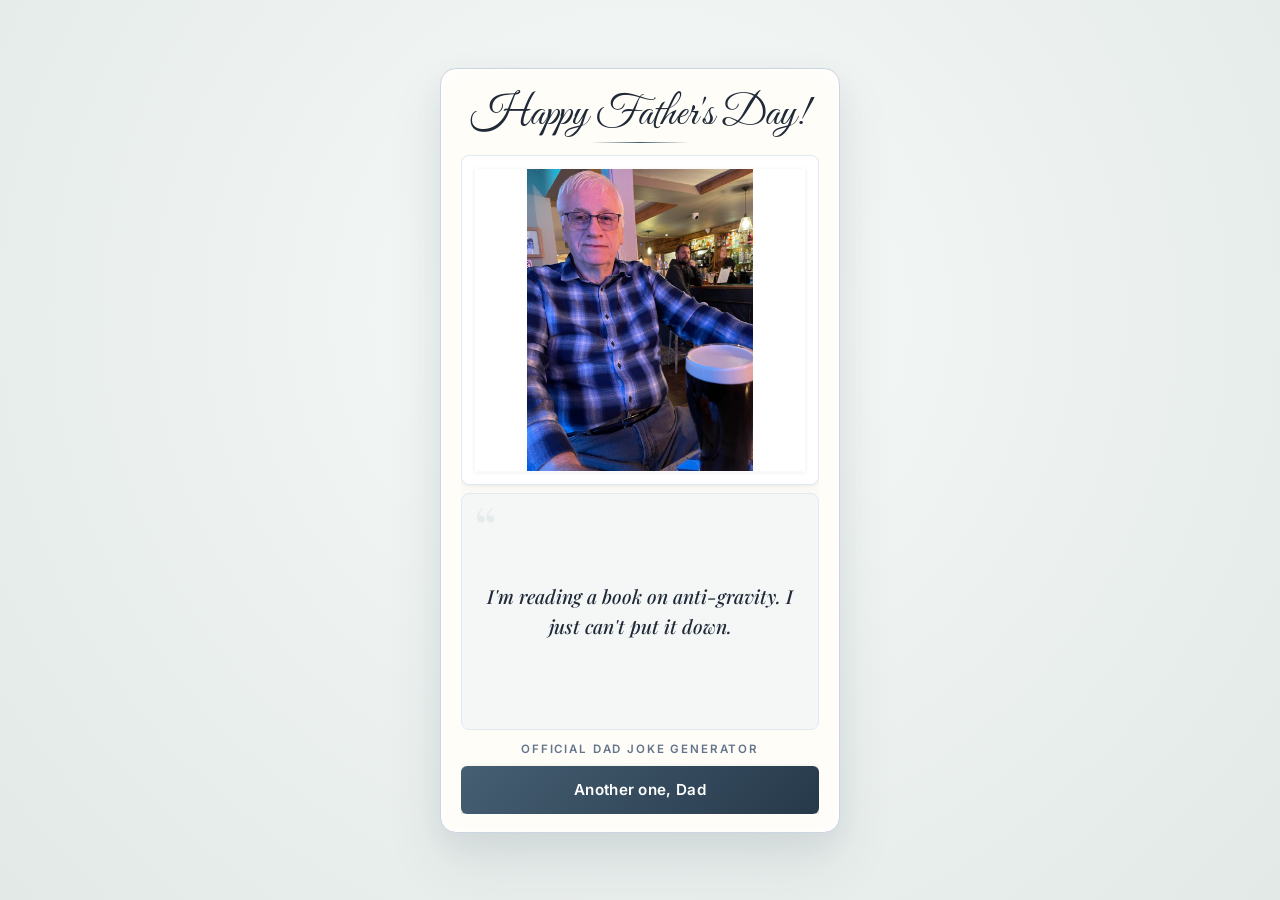
<file: fathers-day/index.html>
<!DOCTYPE html>
<html lang="en">
<head>
    <meta charset="UTF-8">
    <meta name="viewport" content="width=device-width, initial-scale=1.0, viewport-fit=cover">
    <title>Happy Father's Day!</title>
    <!-- Google Fonts Preconnect and Link -->
    <link rel="preconnect" href="https://fonts.googleapis.com">
    <link rel="preconnect" href="https://fonts.gstatic.com" crossorigin>
    <link href="https://fonts.googleapis.com/css2?family=Great+Vibes&family=Inter:wght@400;500;600;700&family=Playfair+Display:ital,wght@0,400..900;1,400..900&display=swap" rel="stylesheet">
    <link rel="stylesheet" href="style.css">
</head>
<body>
    <div class="app-container">
        <header class="banner">
            <h1>Happy Father's Day!</h1>
        </header>

        <main class="card">
            <!-- Accessible button wrapper for the image triggers lightbox -->
            <div class="image-wrapper" id="image-trigger" role="button" aria-label="View photo in fullscreen" tabindex="0">
                <img id="dad-photo" src="images/dad-1.jpg" alt="A dad photo representing Father's Day">
                <div class="zoom-indicator" aria-hidden="true">
                    <svg viewBox="0 0 24 24" width="16" height="16" fill="none" stroke="currentColor" stroke-width="2.5" stroke-linecap="round" stroke-linejoin="round">
                        <circle cx="11" cy="11" r="8"></circle>
                        <line x1="21" y1="21" x2="16.65" y2="16.65"></line>
                        <line x1="11" y1="8" x2="11" y2="14"></line>
                        <line x1="8" y1="11" x2="14" y2="11"></line>
                    </svg>
                </div>
            </div>

            <div class="joke-container" id="joke-scroller">
                <p id="joke-text" class="joke-text">Loading a classic dad joke...</p>
            </div>

            <p class="card-caption">Official Dad Joke Generator</p>

            <button id="next-btn" class="btn" aria-label="Get another dad joke">Another one, Dad</button>
        </main>
    </div>

    <!-- Lightbox Dialog Overlay -->
    <dialog id="lightbox" aria-label="Fullscreen photo viewer">
        <div class="lightbox-content">
            <button id="close-lightbox" class="close-btn" aria-label="Close fullscreen view">
                <svg viewBox="0 0 24 24" width="20" height="20" fill="none" stroke="currentColor" stroke-width="2.5" stroke-linecap="round" stroke-linejoin="round">
                    <line x1="18" y1="6" x2="6" y2="18"></line>
                    <line x1="6" y1="6" x2="18" y2="18"></line>
                </svg>
            </button>
            <img id="lightbox-img" src="images/dad-1.jpg" alt="Fullscreen view of the dad photo">
        </div>
    </dialog>

    <script src="script.js"></script>
</body>
</html>
</file>
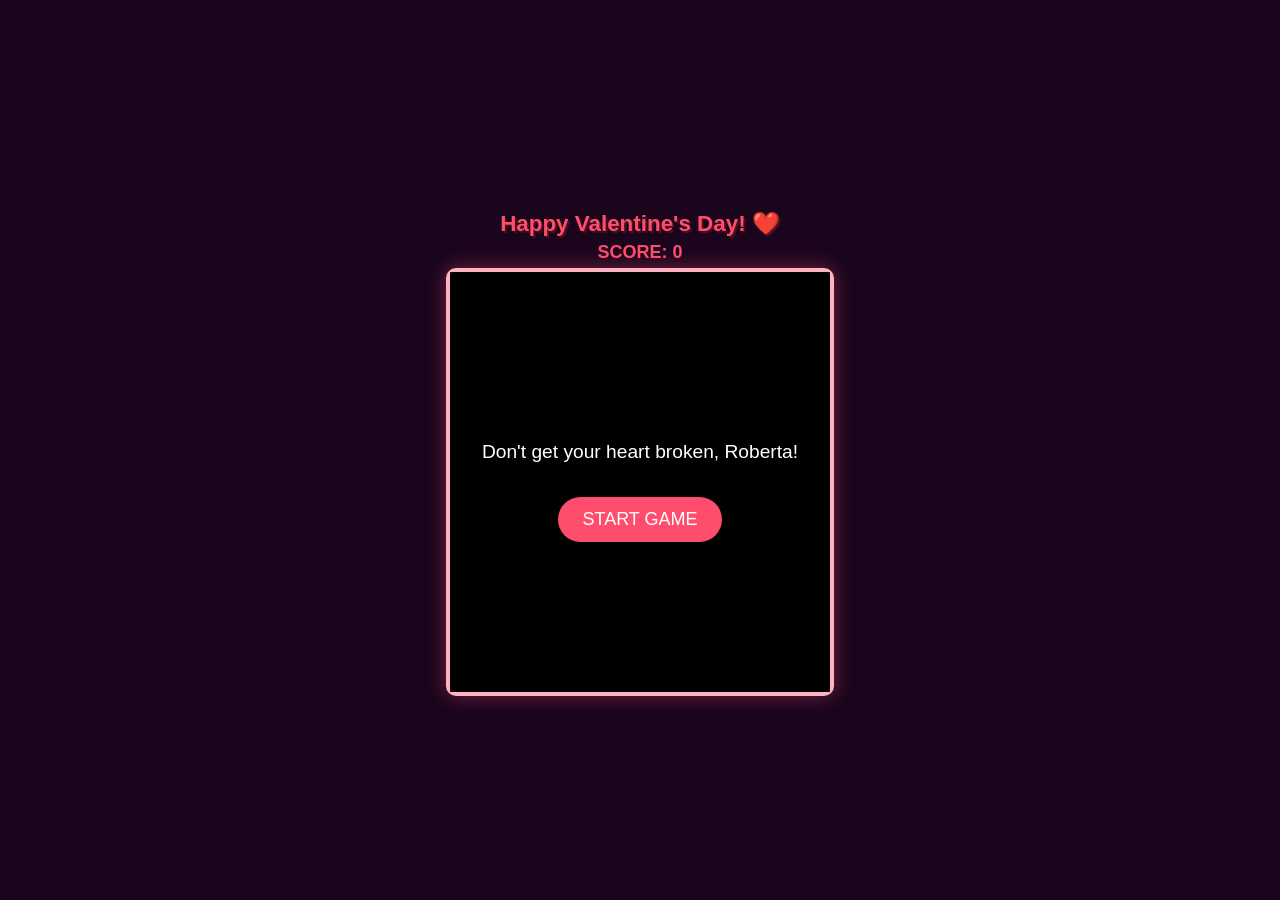
<file: valentine/index.html>
<!DOCTYPE html>
<html lang="en">
<head>
    <meta charset="UTF-8">
    <meta name="viewport" content="width=device-width, initial-scale=1.0, maximum-scale=1.0, user-scalable=no">
    <title>Valentine Pacman ❤️</title>
    <style>
        :root {
            --bg-color: #1a051d;
            --primary-pink: #ff4d6d;
            --wall-color: #ffb3c1;
        }

        body {
            margin: 0;
            padding: 0;
            background-color: var(--bg-color);
            color: white;
            font-family: 'Segoe UI', Tahoma, Geneva, Verdana, sans-serif;
            display: flex;
            flex-direction: column;
            align-items: center;
            justify-content: center;
            height: 100vh;
            overflow: hidden;
            touch-action: none;
        }

        h1 {
            color: var(--primary-pink);
            margin: 5px 0;
            font-size: 1.4rem;
            text-shadow: 2px 2px #4a0e1c;
            text-align: center;
        }

        #game-container {
            position: relative;
            box-shadow: 0 0 20px rgba(255, 77, 109, 0.4);
            border: 4px solid var(--wall-color);
            border-radius: 10px;
            background: black;
        }

        canvas { display: block; }

        #score {
            font-size: 18px;
            font-weight: bold;
            color: var(--primary-pink);
            margin-bottom: 5px;
        }

        #overlay, #start-screen {
            position: absolute;
            top: 0;
            left: 0;
            width: 100%;
            height: 100%;
            background: rgba(0, 0, 0, 0.9);
            display: flex;
            flex-direction: column;
            align-items: center;
            justify-content: center;
            text-align: center;
            padding: 20px;
            box-sizing: border-box;
            z-index: 10;
        }

        #overlay { display: none; }

        button {
            padding: 12px 24px;
            font-size: 18px;
            background: var(--primary-pink);
            border: none;
            color: white;
            border-radius: 25px;
            cursor: pointer;
            margin-top: 15px;
        }
    </style>
</head>
<body>

    <h1>Happy Valentine's Day! ❤️</h1>
    <div id="score">SCORE: 0</div>

    <div id="game-container">
        <canvas id="gameCanvas"></canvas>
        
        <div id="start-screen">
            <p style="font-size: 1.2rem;">Don't get your heart broken, Roberta!</p>
            <button onclick="startGame()">START GAME</button>
        </div>

        <div id="overlay">
            <h2 id="statusText">YOU WON! ❤️</h2>
            <button onclick="resetGame()">Play Again</button>
        </div>
    </div>

    <script>
        const canvas = document.getElementById('gameCanvas');
        const ctx = canvas.getContext('2d');
        const scoreElement = document.getElementById('score');
        const overlay = document.getElementById('overlay');
        const startScreen = document.getElementById('start-screen');
        const statusText = document.getElementById('statusText');

        // Web Audio API
        const audioCtx = new (window.AudioContext || window.webkitAudioContext)();
        function playSound(freq, type, duration, vol = 0.1) {
            const osc = audioCtx.createOscillator();
            const gain = audioCtx.createGain();
            osc.type = type;
            osc.frequency.setValueAtTime(freq, audioCtx.currentTime);
            gain.gain.setValueAtTime(vol, audioCtx.currentTime);
            gain.gain.exponentialRampToValueAtTime(0.01, audioCtx.currentTime + duration);
            osc.connect(gain);
            gain.connect(audioCtx.destination);
            osc.start();
            osc.stop(audioCtx.currentTime + duration);
        }

        const tileSize = 20;
        const rows = 21;
        const cols = 19;
        canvas.width = cols * tileSize;
        canvas.height = rows * tileSize;

        let score = 0;
        let gameRunning = false;

        // 1=Wall, 0=Heart, 2=Empty
        const map = [
            [1,1,1,1,1,1,1,1,1,1,1,1,1,1,1,1,1,1,1],
            [1,0,0,0,0,0,0,0,0,1,0,0,0,0,0,0,0,0,1],
            [1,0,1,1,0,1,1,1,0,1,0,1,1,1,0,1,1,0,1],
            [1,0,0,0,0,0,0,0,0,0,0,0,0,0,0,0,0,0,1],
            [1,0,1,1,0,1,0,1,1,1,1,1,0,1,0,1,1,0,1],
            [1,0,0,0,0,1,0,0,0,1,0,0,0,1,0,0,0,0,1],
            [1,1,1,1,0,1,1,1,2,1,2,1,1,1,0,1,1,1,1],
            [2,2,2,1,0,1,2,2,2,2,2,2,2,1,0,1,2,2,2],
            [1,1,1,1,0,1,2,1,1,2,1,1,2,1,0,1,1,1,1],
            [2,2,2,2,0,2,2,1,2,2,2,1,2,2,0,2,2,2,2],
            [1,1,1,1,0,1,2,1,1,1,1,1,2,1,0,1,1,1,1],
            [2,2,2,1,0,1,2,2,2,2,2,2,2,1,0,1,2,2,2],
            [1,1,1,1,0,1,2,1,1,1,1,1,2,1,0,1,1,1,1],
            [1,0,0,0,0,0,0,0,0,1,0,0,0,0,0,0,0,0,1],
            [1,0,1,1,0,1,1,1,0,1,0,1,1,1,0,1,1,0,1],
            [1,0,0,1,0,0,0,0,0,2,0,0,0,0,0,1,0,0,1],
            [1,1,0,1,0,1,0,1,1,1,1,1,0,1,0,1,0,1,1],
            [1,0,0,0,0,1,0,0,0,1,0,0,0,1,0,0,0,0,1],
            [1,0,1,1,1,1,1,1,0,1,0,1,1,1,1,1,1,0,1],
            [1,0,0,0,0,0,0,0,0,0,0,0,0,0,0,0,0,0,1],
            [1,1,1,1,1,1,1,1,1,1,1,1,1,1,1,1,1,1,1]
        ];

        const pacman = { x: 9*tileSize, y: 15*tileSize, dir:{x:0,y:0}, nextDir:{x:0,y:0}, speed:2 };
        const ghosts = [
            { x: 9*tileSize, y: 9*tileSize, dir:{x:0,y:0}, emoji:"💔", speed:1.25 },
            { x: 8*tileSize, y: 9*tileSize, dir:{x:0,y:0}, emoji:"💔", speed:1.25 }
        ];

        function startGame() {
            audioCtx.resume();
            startScreen.style.display = 'none';
            gameRunning = true;
            update();
            playSound(523, 'square', 0.15);
        }

        function canMove(gx, gy) {
            if (gx < 0 || gx >= cols || gy < 0 || gy >= rows) return false;
            return map[gy][gx] !== 1;
        }

        function update() {
            if (!gameRunning) return;

            // Pacman movement logic
            if (pacman.x % tileSize === 0 && pacman.y % tileSize === 0) {
                const gx = pacman.x / tileSize;
                const gy = pacman.y / tileSize;
                if (map[gy][gx] === 0) {
                    map[gy][gx] = 2;
                    score += 10;
                    scoreElement.innerText = `SCORE: ${score}`;
                    playSound(900, 'sine', 0.05, 0.05);
                    if (!map.flat().includes(0)) endGame("Love Wins! ❤️", 880);
                }
                if (canMove(gx + pacman.nextDir.x, gy + pacman.nextDir.y)) pacman.dir = {...pacman.nextDir};
                if (!canMove(gx + pacman.dir.x, gy + pacman.dir.y)) pacman.dir = {x:0,y:0};
            }
            pacman.x += pacman.dir.x * pacman.speed;
            pacman.y += pacman.dir.y * pacman.speed;

            // Ghost AI: Chase logic
            ghosts.forEach(g => {
                if (g.x % tileSize === 0 && g.y % tileSize === 0) {
                    const gx = g.x / tileSize;
                    const gy = g.y / tileSize;
                    const px = pacman.x / tileSize;
                    const py = pacman.y / tileSize;

                    const dirs = [{x:1,y:0},{x:-1,y:0},{x:0,y:1},{x:0,y:-1}];
                    // Filter moves to stay in bounds and avoid walls
                    const valid = dirs.filter(d => canMove(gx+d.x, gy+d.y));

                    if (valid.length > 0) {
                        // Chase: Sort directions by which one gets closer to Pacman
                        valid.sort((a, b) => {
                            const distA = Math.hypot((gx + a.x) - px, (gy + a.y) - py);
                            const distB = Math.hypot((gx + b.x) - px, (gy + b.y) - py);
                            return distA - distB;
                        });
                        // 70% chance to chase, 30% random (to keep it from being impossible)
                        g.dir = Math.random() < 0.7 ? valid[0] : valid[Math.floor(Math.random() * valid.length)];
                    }
                }
                g.x += g.dir.x * g.speed;
                g.y += g.dir.y * g.speed;

                // Collision Detection
                if (Math.abs(pacman.x - g.x) < 14 && Math.abs(pacman.y - g.y) < 14) {
                    endGame("Broken hearts... 💔", 120);
                }
            });

            draw();
            requestAnimationFrame(update);
        }

        function draw() {
            ctx.clearRect(0, 0, canvas.width, canvas.height);
            // Draw Map
            for(let r=0; r<rows; r++) {
                for(let c=0; c<cols; c++) {
                    if(map[r][c] === 1) {
                        ctx.fillStyle = '#ffb3c1';
                        ctx.fillRect(c*tileSize+1, r*tileSize+1, tileSize-2, tileSize-2);
                    } else if(map[r][c] === 0) {
                        ctx.font = "12px Arial";
                        ctx.fillText("❤️", c*tileSize + 4, r*tileSize + 14);
                    }
                }
            }
            // Draw Characters
            ctx.font = "18px Arial";
            ctx.fillText("😍", pacman.x + 1, pacman.y + 16);
            ghosts.forEach(g => ctx.fillText(g.emoji, g.x + 1, g.y + 16));
        }

        function endGame(text, freq) {
            gameRunning = false;
            statusText.innerText = text;
            overlay.style.display = 'flex';
            playSound(freq, 'sawtooth', 0.4);
        }

        // Improved Swipe
        let tsX, tsY;
        window.addEventListener('touchstart', e => { tsX = e.touches[0].clientX; tsY = e.touches[0].clientY; }, {passive: false});
        window.addEventListener('touchend', e => {
            const dx = e.changedTouches[0].clientX - tsX;
            const dy = e.changedTouches[0].clientY - tsY;
            if (Math.abs(dx) > Math.abs(dy)) pacman.nextDir = dx > 0 ? {x:1, y:0} : {x:-1, y:0};
            else pacman.nextDir = dy > 0 ? {x:0, y:1} : {x:0, y:-1};
        }, {passive: false});

        function resetGame() { location.reload(); }
    </script>
</body>
</html>
</file>
<file: fathers-day/style.css>
:root {
    --color-bg-page: #eff2f1;        /* Soft modern off-white / sage grey */
    --color-bg-card: #fffdf8;        /* Very light warm cream cardstock */
    --color-text: #1f2937;           /* Deep slate/charcoal text */
    --color-text-muted: #64748b;     /* Muted slate blue */
    --color-accent: #465f73;         /* Muted blue-grey accent */
    --color-accent-hover: #26394a;   /* Deep slate navy */
    --color-border: #e2e8f0;         /* Soft slate-grey border */
    --color-card-border: #cbd5e1;    /* Slate border for card depth */
    
    --font-script: 'Great Vibes', 'Dancing Script', 'Brush Script MT', cursive;
    --font-serif: 'Playfair Display', Georgia, Cambria, 'Times New Roman', serif;
    --font-sans: 'Inter', -apple-system, BlinkMacSystemFont, 'Segoe UI', Roboto, sans-serif;
    
    --shadow-card: 
        0 10px 30px rgba(38, 57, 74, 0.06), 
        0 30px 60px rgba(38, 57, 74, 0.09);
    --border-radius: 16px;
}

/* Reset and Base Styling */
*, *::before, *::after {
    box-sizing: border-box;
}

body {
    margin: 0;
    padding: 16px;
    padding-bottom: calc(16px + env(safe-area-inset-bottom, 0px));
    padding-top: calc(16px + env(safe-area-inset-top, 0px));
    font-family: var(--font-sans);
    
    /* Elegant layered textured paper background with slate-blue tinting */
    background-color: var(--color-bg-page);
    background-image: 
        radial-gradient(circle at 50% 35%, #f7faf9 0%, #e2e9e6 100%),
        repeating-linear-gradient(45deg, rgba(70, 95, 115, 0.008) 0px, rgba(70, 95, 115, 0.008) 2px, transparent 2px, transparent 4px),
        repeating-linear-gradient(-45deg, rgba(70, 95, 115, 0.008) 0px, rgba(70, 95, 115, 0.008) 2px, transparent 2px, transparent 4px);
        
    color: var(--color-text);
    height: 100svh;
    height: 100dvh;
    display: flex;
    justify-content: center;
    align-items: center;
    overflow: hidden; /* Avoid page level scroll */
    -webkit-font-smoothing: antialiased;
}

/* Premium Ivory Cardstock Container */
.app-container {
    width: 100%;
    max-width: 400px;
    height: 100%;
    max-height: calc(100svh - 32px - env(safe-area-inset-bottom, 0px) - env(safe-area-inset-top, 0px));
    max-height: calc(100dvh - 32px - env(safe-area-inset-bottom, 0px) - env(safe-area-inset-top, 0px));
    display: flex;
    flex-direction: column;
    padding: 24px 20px 18px 20px;
    background-color: var(--color-bg-card);
    border-radius: var(--border-radius);
    
    /* Card borders and inner letterpress paper glow */
    border: 1px solid var(--color-card-border);
    box-shadow: 
        inset 0 0 20px rgba(255, 255, 255, 0.9),
        var(--shadow-card);
        
    justify-content: space-between;
    box-sizing: border-box;
    position: relative;
    overflow: hidden;
}

@media (min-width: 480px) and (min-height: 750px) {
    .app-container {
        height: 780px;
        max-height: 85dvh;
    }
}

/* Banner / Cursive Header */
.banner {
    text-align: center;
    margin-bottom: 12px;
    flex-shrink: 0;
    display: flex;
    flex-direction: column;
    align-items: center;
}

.banner h1 {
    font-family: var(--font-script);
    font-size: clamp(2.2rem, 8vw, 2.6rem); /* Beautiful elegant greeting size */
    font-weight: 400;
    color: var(--color-text);
    margin: 0;
    line-height: 1.1;
}

/* Tasteful accent divider lines with a central dot */
.banner::after {
    content: '';
    display: block;
    width: 100px;
    height: 1px;
    background: radial-gradient(circle, var(--color-accent) 2px, transparent 3px),
                linear-gradient(90deg, transparent, var(--color-accent), transparent);
    background-size: 100% 100%, 100% 1px;
    margin-top: 4px;
}

/* Main Card Content Area */
.card {
    display: flex;
    flex-direction: column;
    flex-grow: 1;
    overflow: hidden;
}

/* Soft Mounted Photo Frame */
.image-wrapper {
    width: 100%;
    height: 42dvh;
    max-height: 330px; /* limits size on large height phones to give room for text */
    border-radius: 8px;
    overflow: hidden;
    position: relative;
    cursor: pointer;
    background-color: #ffffff; /* Clean photo mat border */
    border: 1px solid var(--color-border);
    box-shadow: 
        0 1px 3px rgba(0, 0, 0, 0.05),
        0 8px 18px rgba(38, 57, 74, 0.04);
    flex-shrink: 0;
    display: flex;
    justify-content: center;
    align-items: center;
    padding: 12px; /* Photograph mount spacing */
    box-sizing: border-box;
    transition: transform 0.25s cubic-bezier(0.25, 1, 0.5, 1), box-shadow 0.25s ease;
}

.image-wrapper:hover {
    transform: translateY(-2px);
    box-shadow: 
        0 2px 6px rgba(0, 0, 0, 0.06),
        0 12px 24px rgba(38, 57, 74, 0.08);
}

.image-wrapper:focus-visible {
    outline: 2px solid var(--color-accent);
    outline-offset: 2px;
}

#dad-photo {
    width: 100%;
    height: 100%;
    object-fit: contain; /* displays the portrait photo exactly as-is without cropping */
    display: block;
    border-radius: 2px;
    box-shadow: 0 1px 4px rgba(0, 0, 0, 0.06); /* slight shadow of photo page on top of mat */
    border: 1px solid rgba(0, 0, 0, 0.02);
    opacity: 0;
    transition: opacity 0.25s ease-in-out;
}

/* Magnifying Glass Indicator */
.zoom-indicator {
    position: absolute;
    bottom: 20px;
    right: 20px;
    background-color: rgba(253, 252, 249, 0.95);
    color: var(--color-text);
    width: 32px;
    height: 32px;
    border-radius: 50%;
    display: flex;
    align-items: center;
    justify-content: center;
    box-shadow: 0 2px 8px rgba(0, 0, 0, 0.12);
    opacity: 0;
    transform: scale(0.9);
    transition: opacity 0.25s, transform 0.25s;
    pointer-events: none;
}

.image-wrapper:hover .zoom-indicator {
    opacity: 0.95;
    transform: scale(1);
}

/* Designed Quote Panel for the Joke */
.joke-container {
    flex-grow: 1;
    display: flex;
    align-items: center;
    justify-content: center;
    padding: 14px 18px;
    margin: 8px 0;
    overflow-y: auto;
    text-align: center;
    box-sizing: border-box;
    background-color: #f4f7f6; /* Soft blue-grey panel */
    border-radius: 8px;
    border: 1px solid var(--color-border);
    position: relative;
}

/* Quote background icon */
.joke-container::before {
    content: '“';
    position: absolute;
    top: 4px;
    left: 12px;
    font-family: var(--font-serif);
    font-size: 3.5rem;
    line-height: 1;
    color: rgba(70, 95, 115, 0.08); /* Muted slate blue quote mark */
    pointer-events: none;
}

/* Elegant Quote Typography */
.joke-text {
    font-family: var(--font-serif);
    font-style: italic;
    font-size: clamp(1rem, 3.8vw, 1.2rem);
    line-height: 1.6;
    color: var(--color-text);
    margin: 0;
    font-weight: 500;
    opacity: 0;
    transition: opacity 0.25s ease-in-out;
    position: relative;
    z-index: 1;
}

/* Custom Thin Scrollbar */
.joke-container::-webkit-scrollbar {
    width: 4px;
}

.joke-container::-webkit-scrollbar-track {
    background: transparent;
}

.joke-container::-webkit-scrollbar-thumb {
    background: var(--color-border);
    border-radius: 10px;
}

/* Card Stamp Subtitle */
.card-caption {
    font-family: var(--font-sans);
    font-size: 0.72rem;
    text-transform: uppercase;
    letter-spacing: 0.16em;
    color: var(--color-text-muted);
    margin: 4px 0 10px 0;
    text-align: center;
    font-weight: 600;
    flex-shrink: 0;
}

/* Designed Slate Navy Gradient Button */
.btn {
    width: 100%;
    height: 48px;
    background: linear-gradient(135deg, var(--color-accent) 0%, var(--color-accent-hover) 100%); /* Slate navy gradient */
    color: #ffffff;
    border: none;
    border-radius: 6px; /* Boxy card style */
    font-family: var(--font-sans);
    font-size: 0.95rem;
    font-weight: 600;
    letter-spacing: 0.02em;
    cursor: pointer;
    box-shadow: 
        0 2px 4px rgba(38, 57, 74, 0.15),
        0 4px 12px rgba(38, 57, 74, 0.1);
    display: flex;
    align-items: center;
    justify-content: center;
    flex-shrink: 0;
    transition: all 0.25s ease-in-out;
    user-select: none;
    -webkit-user-select: none;
}

.btn:hover:not(:disabled) {
    background: linear-gradient(135deg, #57758c 0%, #354f63 100%);
    box-shadow: 
        0 4px 8px rgba(38, 57, 74, 0.2),
        0 8px 20px rgba(38, 57, 74, 0.15);
    transform: translateY(-1px);
}

.btn:active:not(:disabled) {
    transform: translateY(1px);
    box-shadow: 0 1px 3px rgba(0, 0, 0, 0.1);
}

.btn:focus-visible {
    outline: 2px solid var(--color-accent);
    outline-offset: 2px;
}

.btn:disabled {
    opacity: 0.5;
    cursor: not-allowed;
    background-color: var(--color-text-muted);
    background-image: none;
    box-shadow: none;
}

/* Screen height adaptations for smaller viewports */
@media (max-height: 700px) {
    body {
        padding: 8px;
    }
    .app-container {
        padding: 18px 16px 10px 16px;
        max-height: calc(100svh - 16px);
        max-height: calc(100dvh - 16px);
    }
    .banner {
        margin-bottom: 8px;
    }
    .banner h1 {
        font-size: 2.1rem;
    }
    .image-wrapper {
        height: 38dvh;
        padding: 8px;
    }
    .joke-container {
        margin: 4px 0;
        padding: 6px 12px;
        min-height: 60px;
    }
    .card-caption {
        margin: 2px 0 8px 0;
    }
    .btn {
        height: 42px;
        font-size: 0.85rem;
    }
}

/* Lightbox Dialog */
dialog {
    border: none;
    background: transparent;
    padding: 0;
    margin: auto;
    max-width: 100vw;
    max-height: 100vh;
    max-height: 100dvh;
    width: 100%;
    height: 100%;
    outline: none;
    display: none;
    justify-content: center;
    align-items: center;
    position: fixed;
    top: 0;
    left: 0;
    z-index: 1000;
}

dialog[open] {
    display: flex;
}

dialog::backdrop {
    background-color: rgba(18, 14, 11, 0.96);
    backdrop-filter: blur(8px);
    -webkit-backdrop-filter: blur(8px);
}

.lightbox-content {
    position: relative;
    width: 90%;
    max-width: 480px;
    height: 80vh;
    height: 80dvh;
    display: flex;
    justify-content: center;
    align-items: center;
}

.lightbox-content img {
    max-width: 100%;
    max-height: 100%;
    object-fit: contain;
    border-radius: 8px;
    box-shadow: 0 20px 60px rgba(0, 0, 0, 0.65);
    border: 1px solid rgba(255, 255, 255, 0.08);
}

.close-btn {
    position: absolute;
    top: -50px;
    right: 0;
    background: rgba(255, 255, 255, 0.15);
    border: 1px solid rgba(255, 255, 255, 0.25);
    color: #ffffff;
    width: 40px;
    height: 40px;
    border-radius: 50%;
    cursor: pointer;
    display: flex;
    align-items: center;
    justify-content: center;
    transition: background-color 0.2s ease, transform 0.2s ease;
    backdrop-filter: blur(4px);
    z-index: 1010;
}

@media (max-height: 600px) {
    .close-btn {
        top: 12px;
        right: 12px;
        background: rgba(0, 0, 0, 0.6);
        border-color: rgba(255, 255, 255, 0.3);
    }
}

.close-btn:hover,
.close-btn:focus-visible {
    background-color: rgba(255, 255, 255, 0.3);
    transform: scale(1.05);
    outline: none;
}

/* Reduced Motion Support */
@media (prefers-reduced-motion: reduce) {
    #dad-photo,
    .joke-text,
    .btn,
    .image-wrapper {
        transition: none !important;
    }
}
</file>
